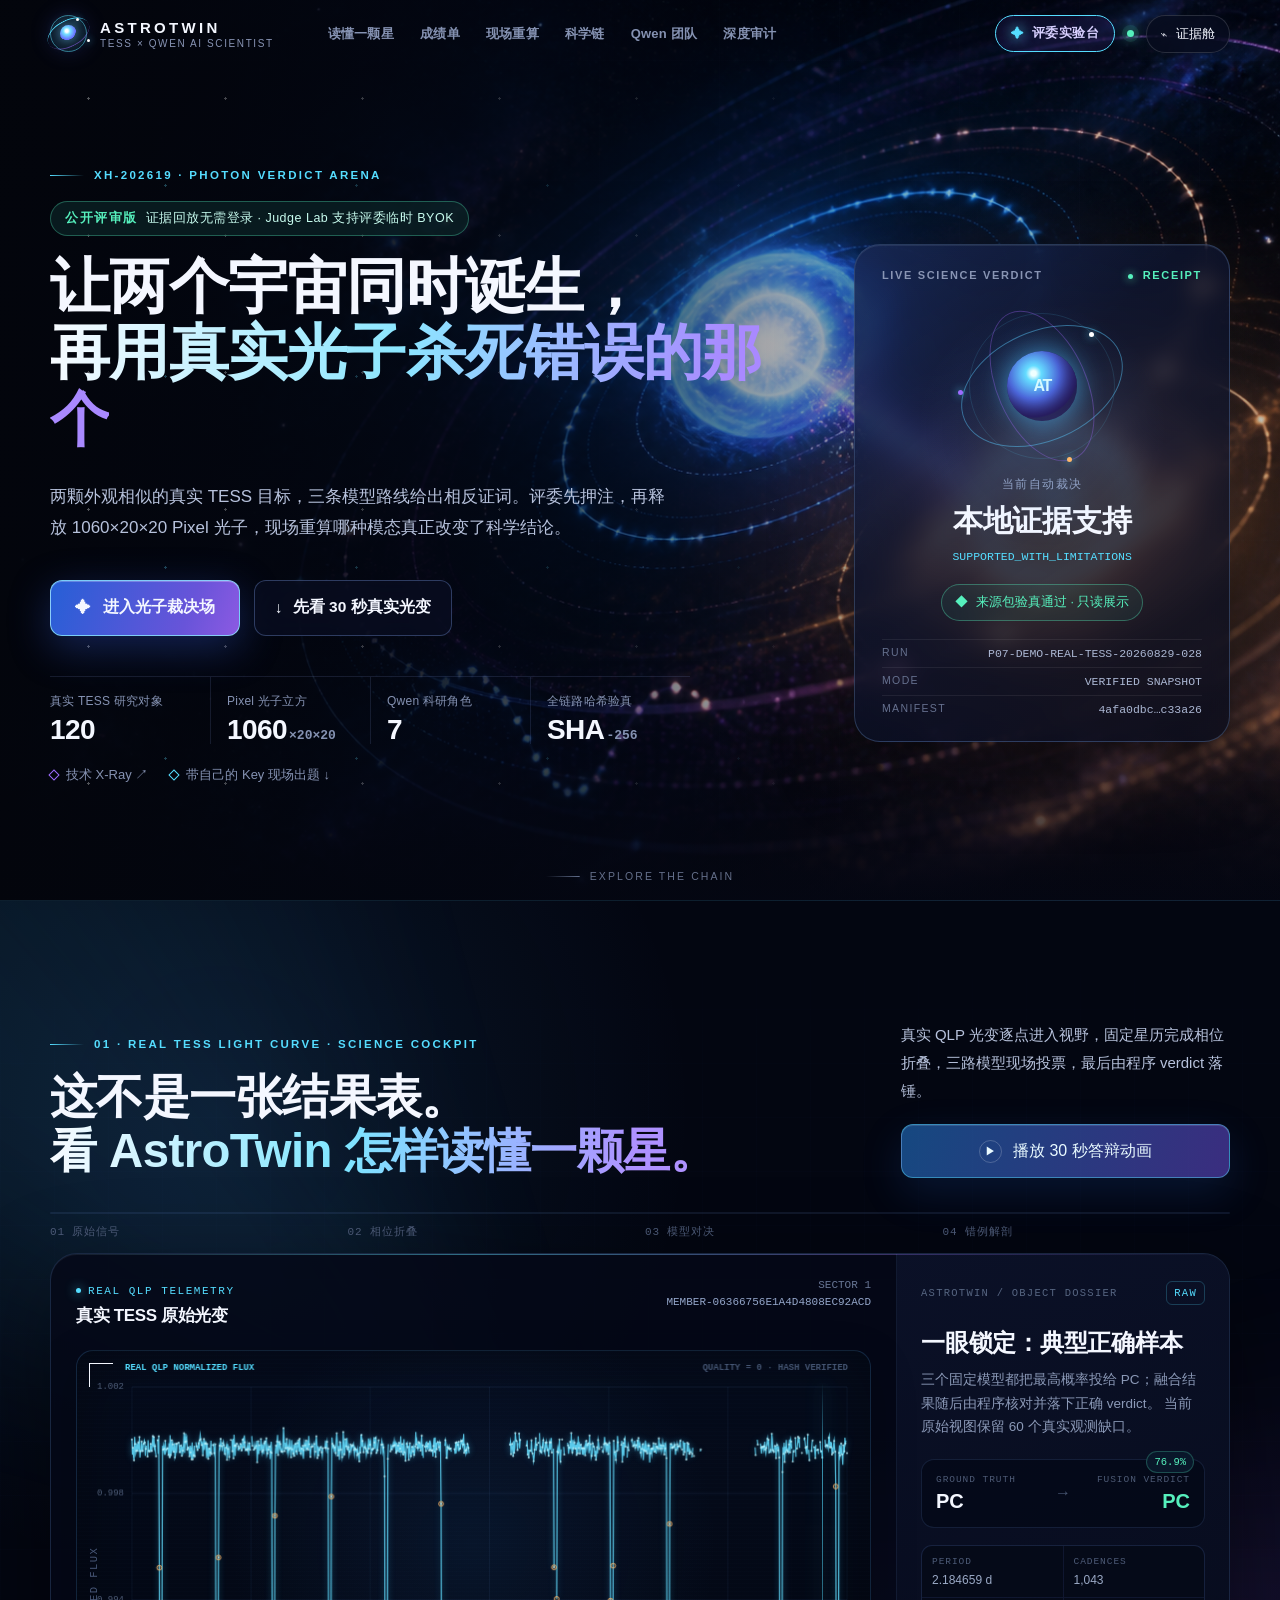
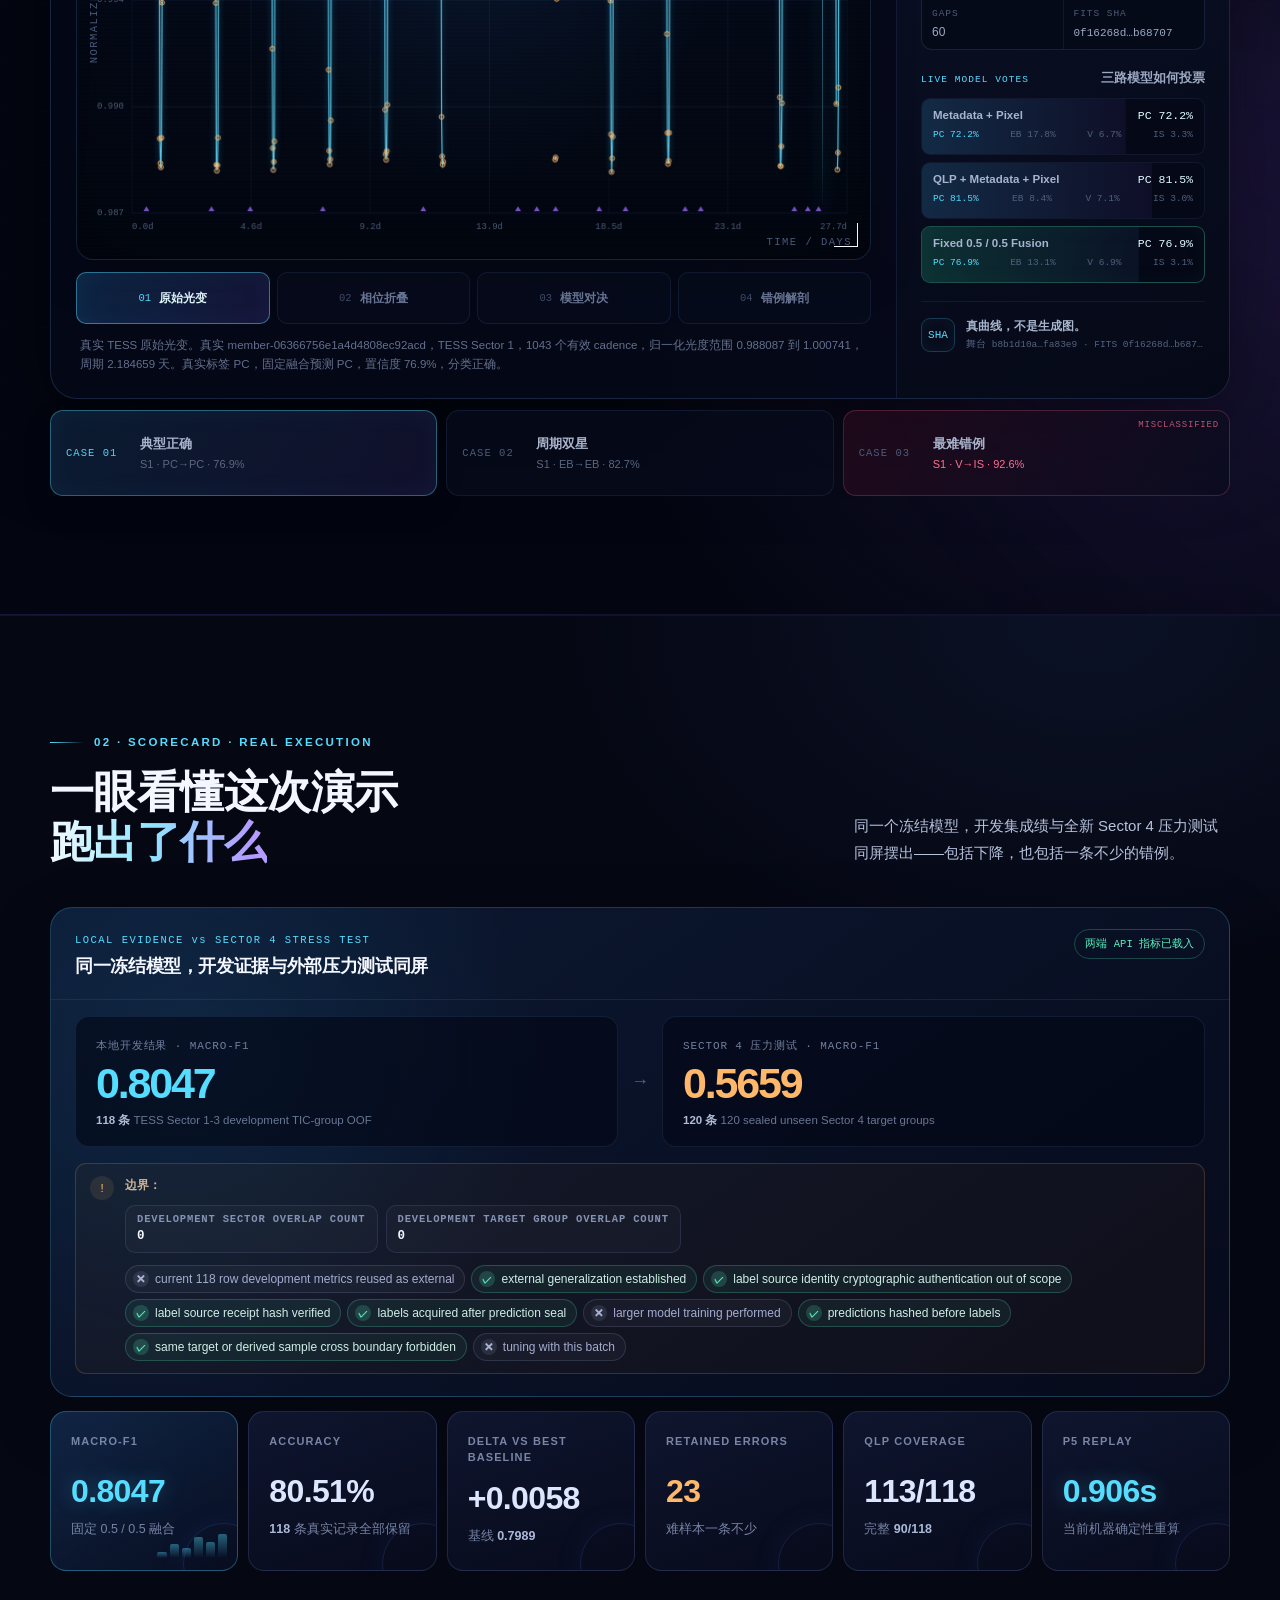
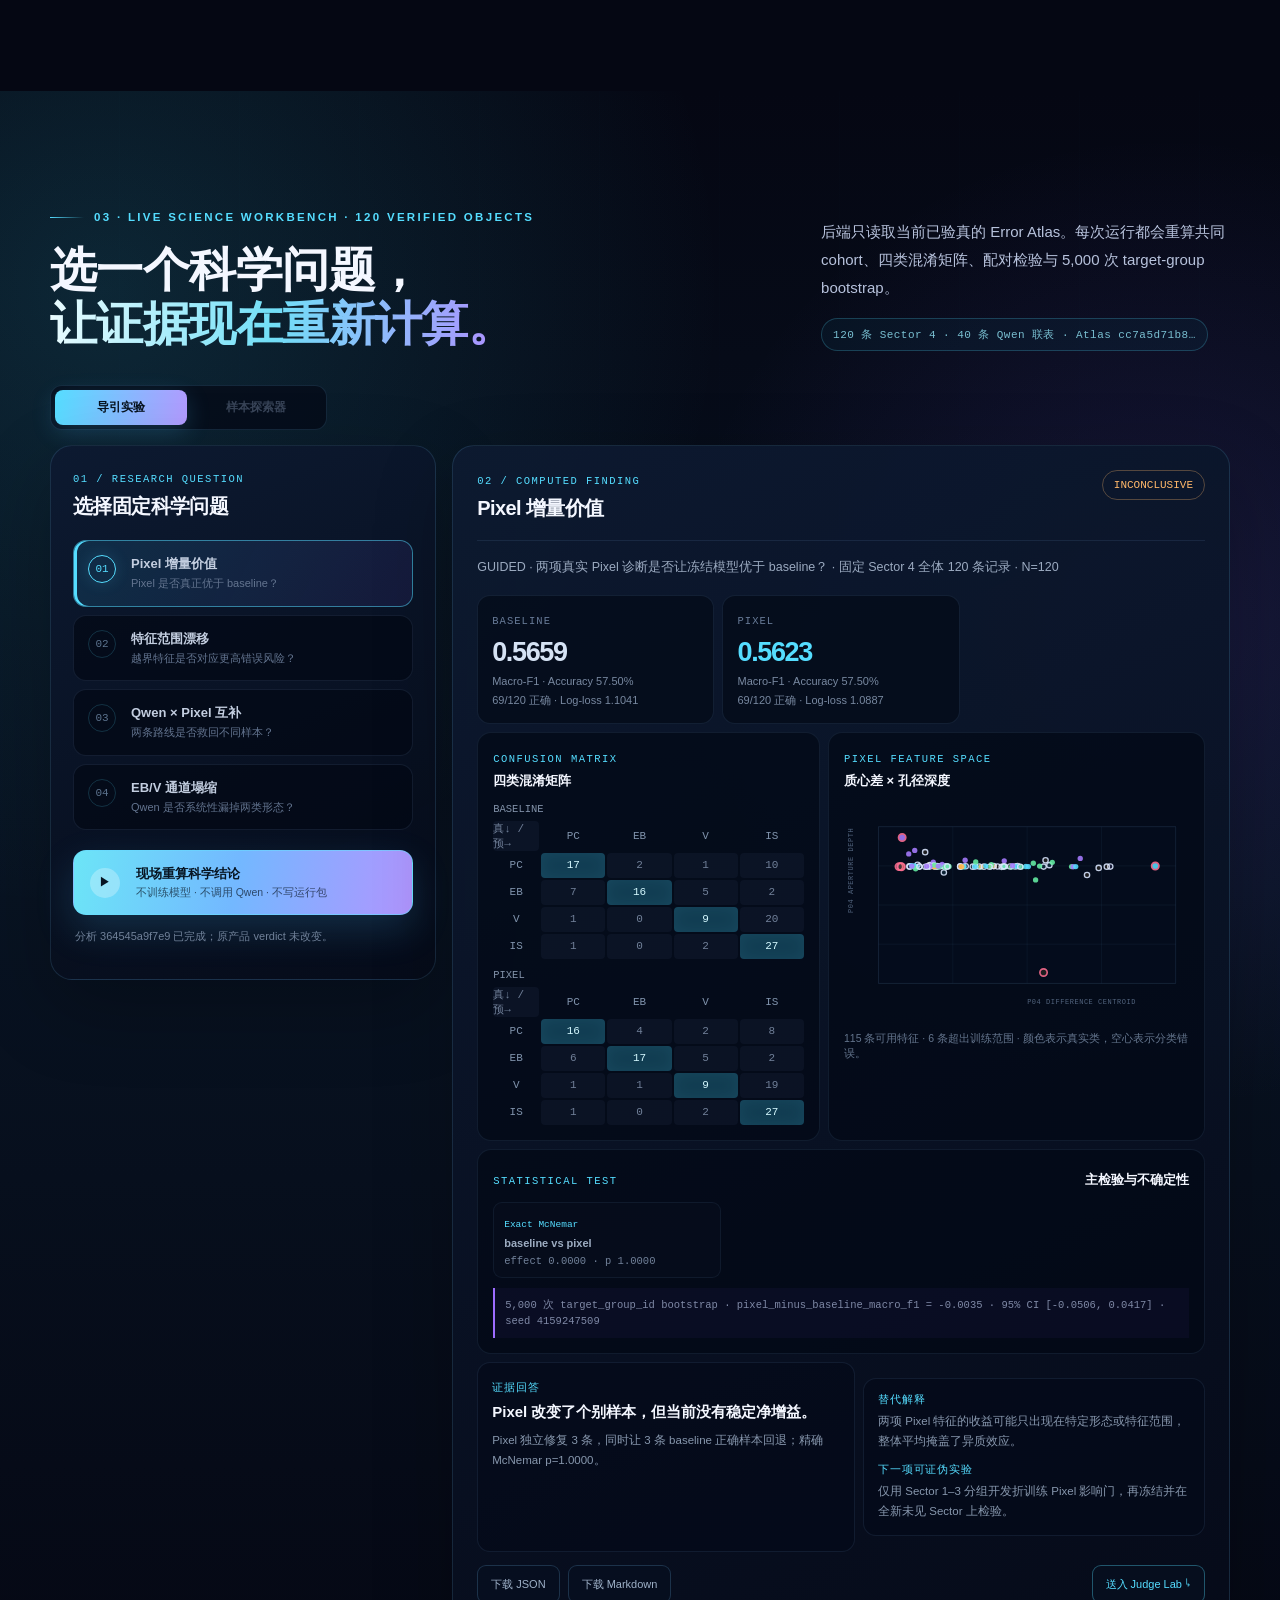
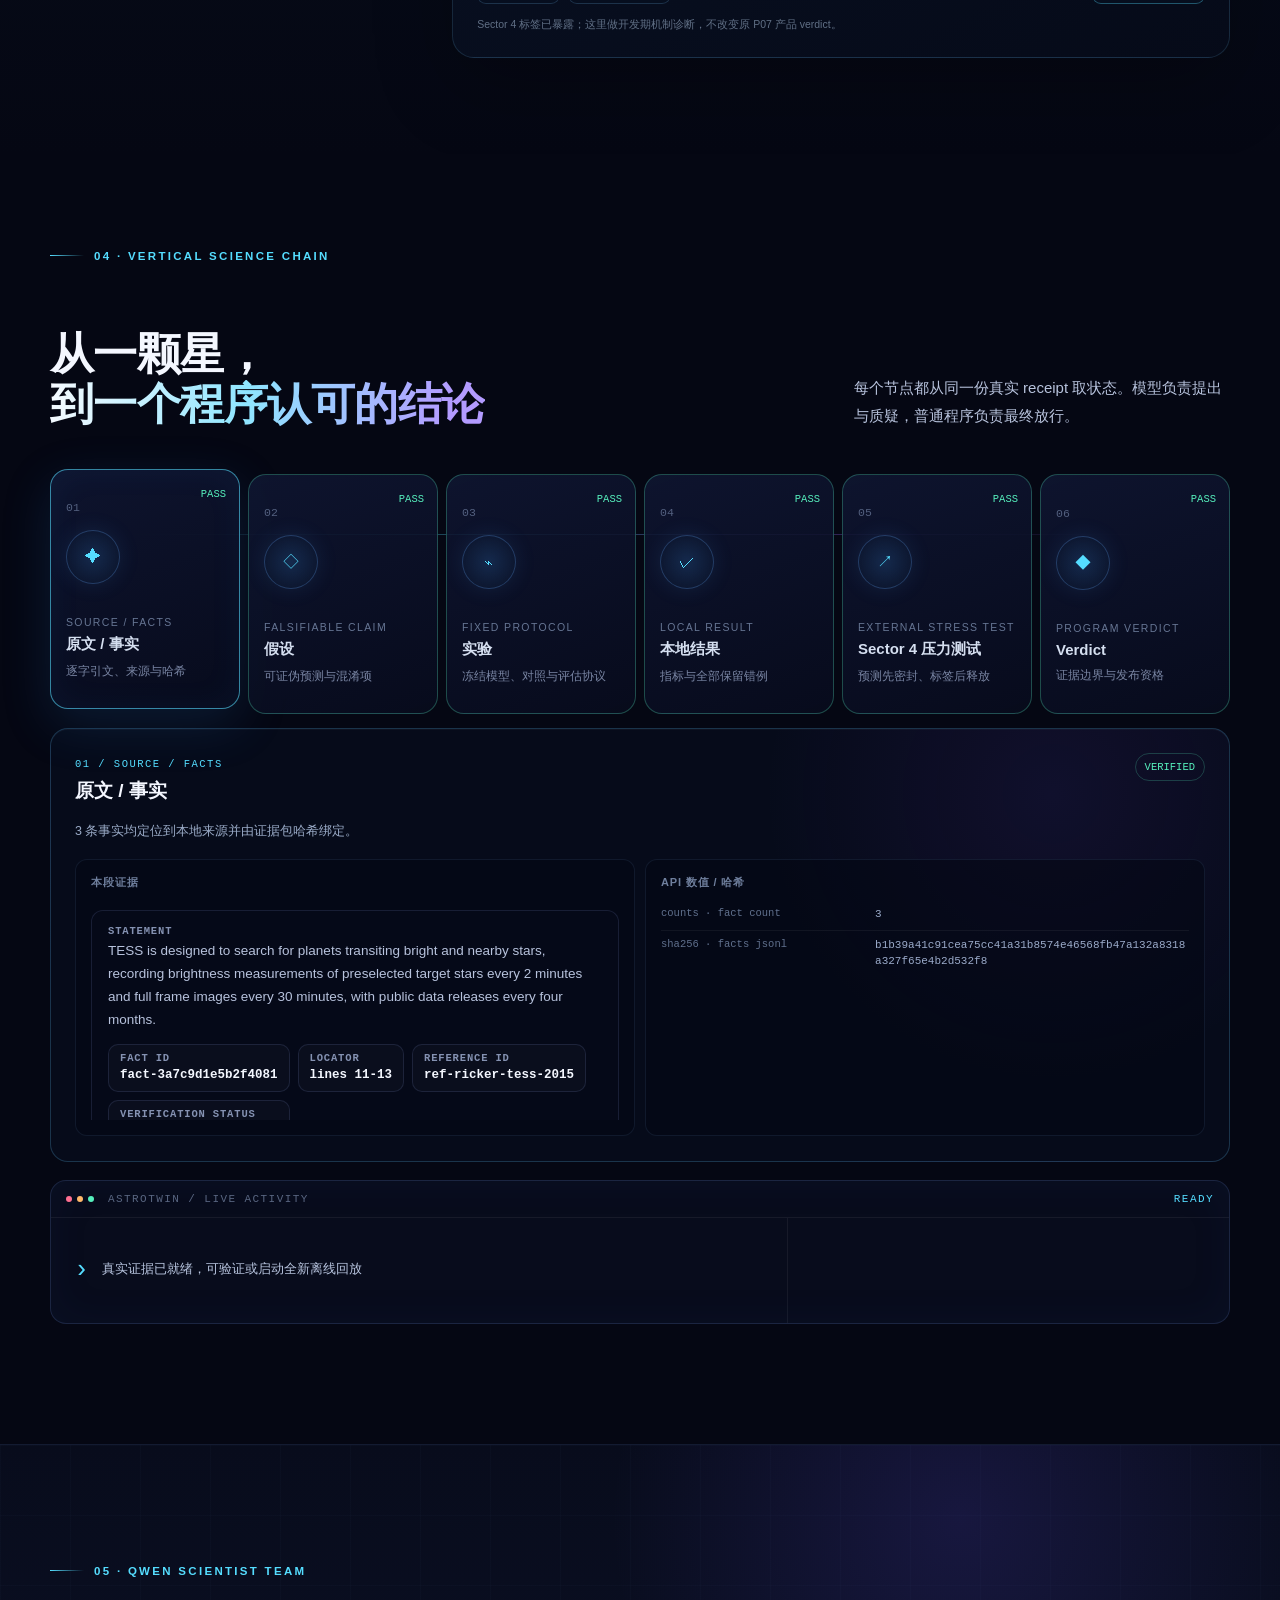
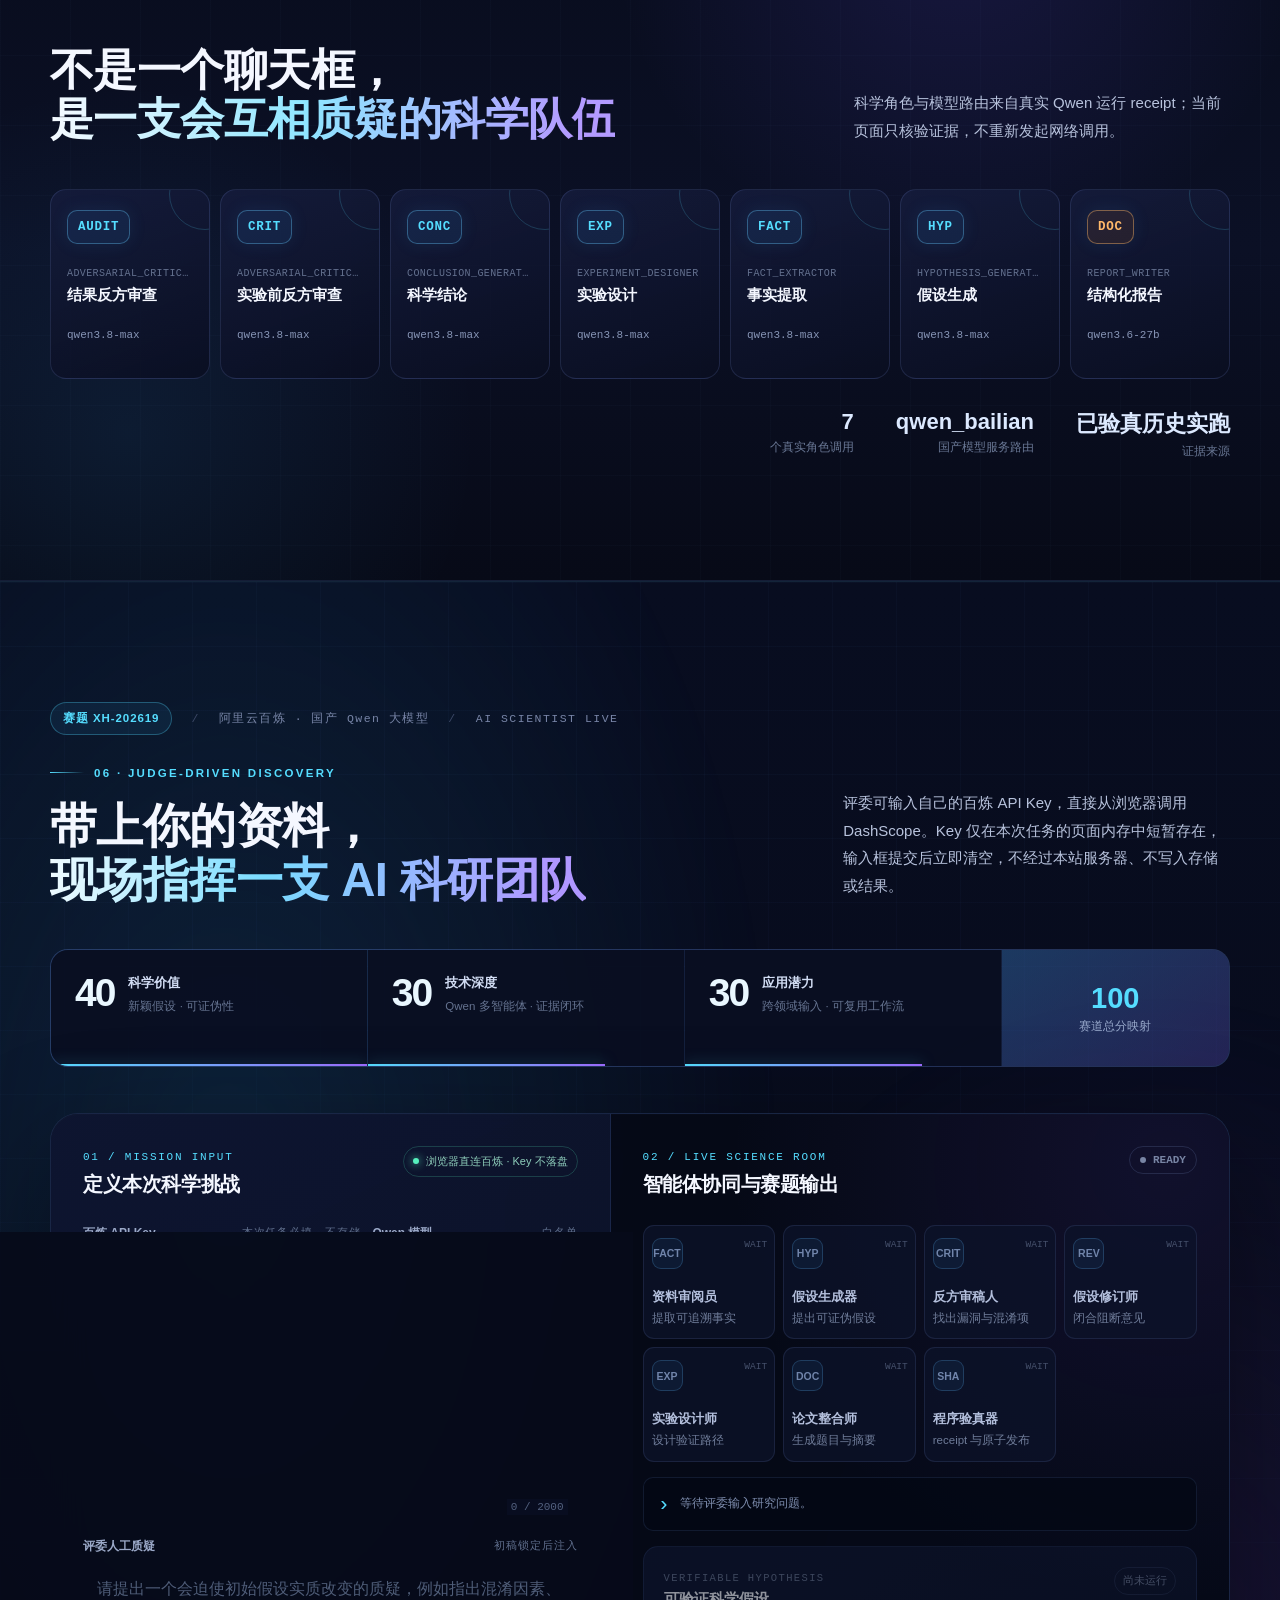
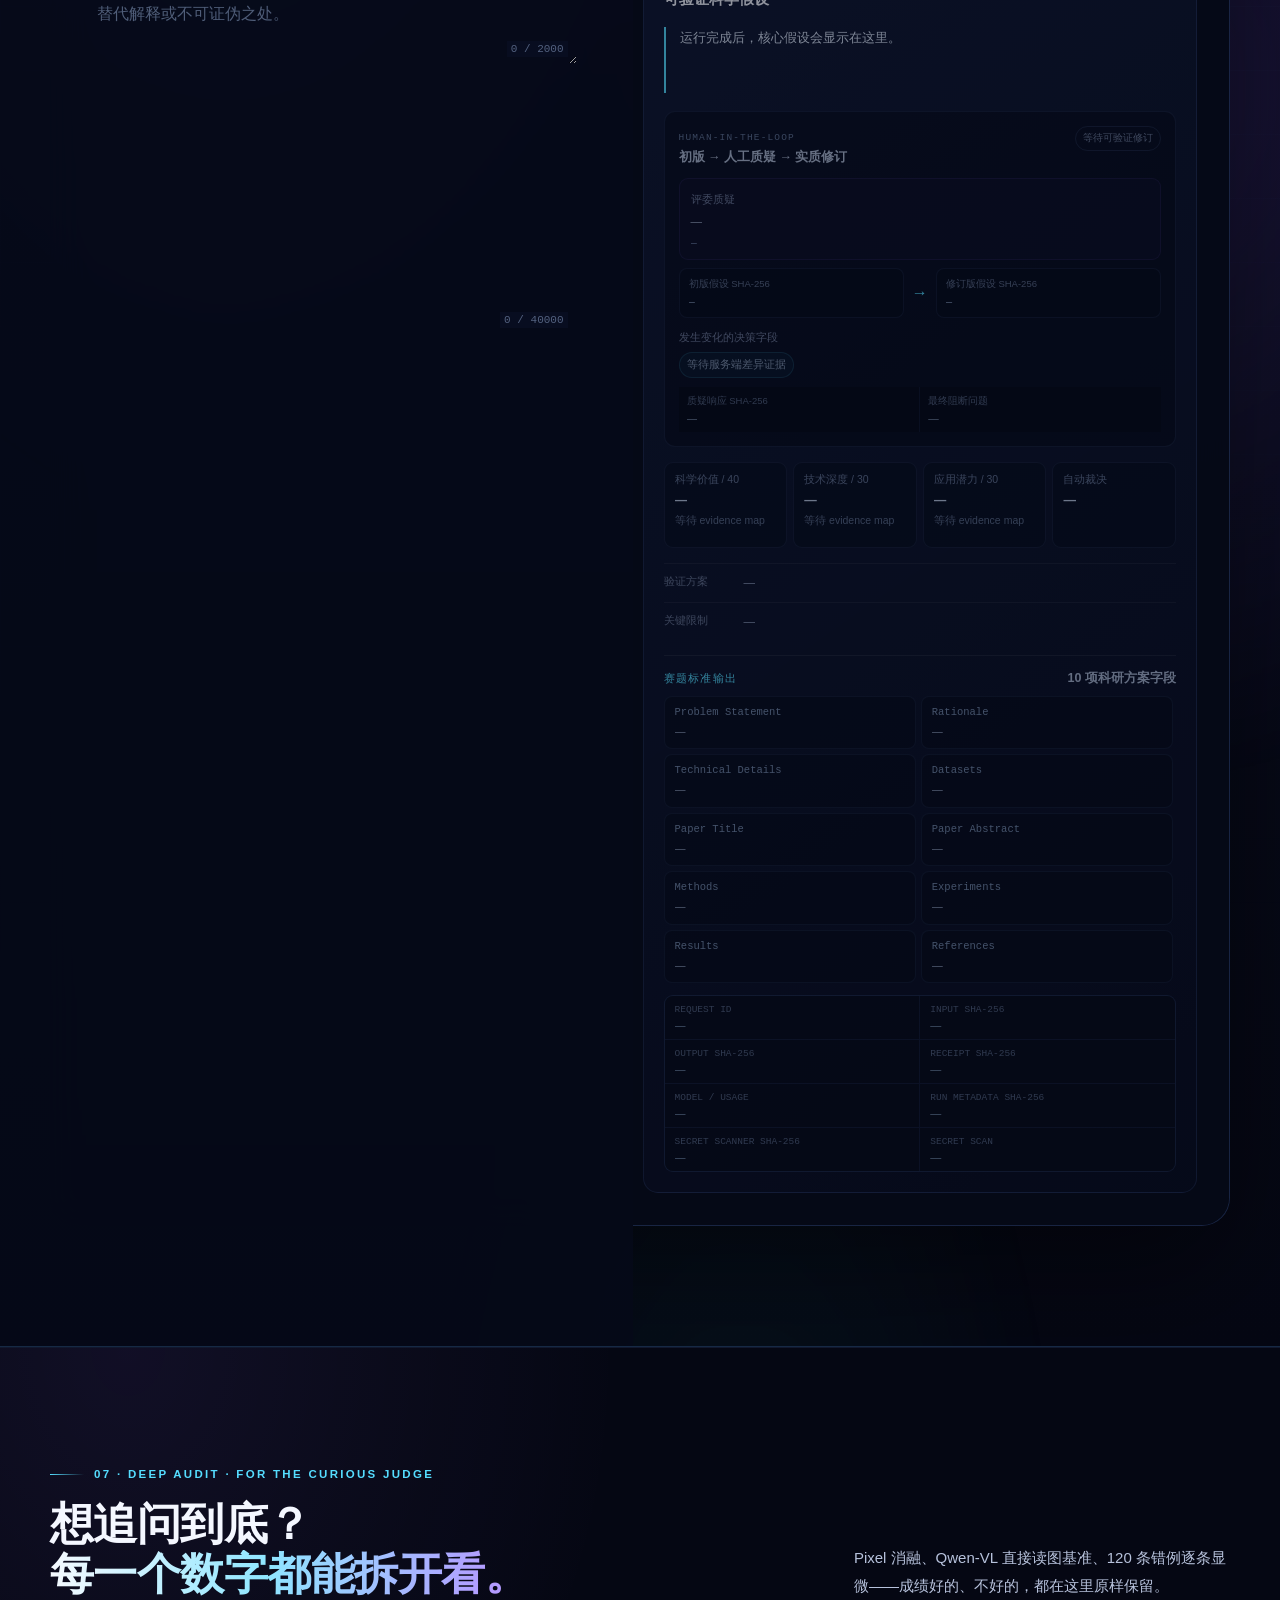
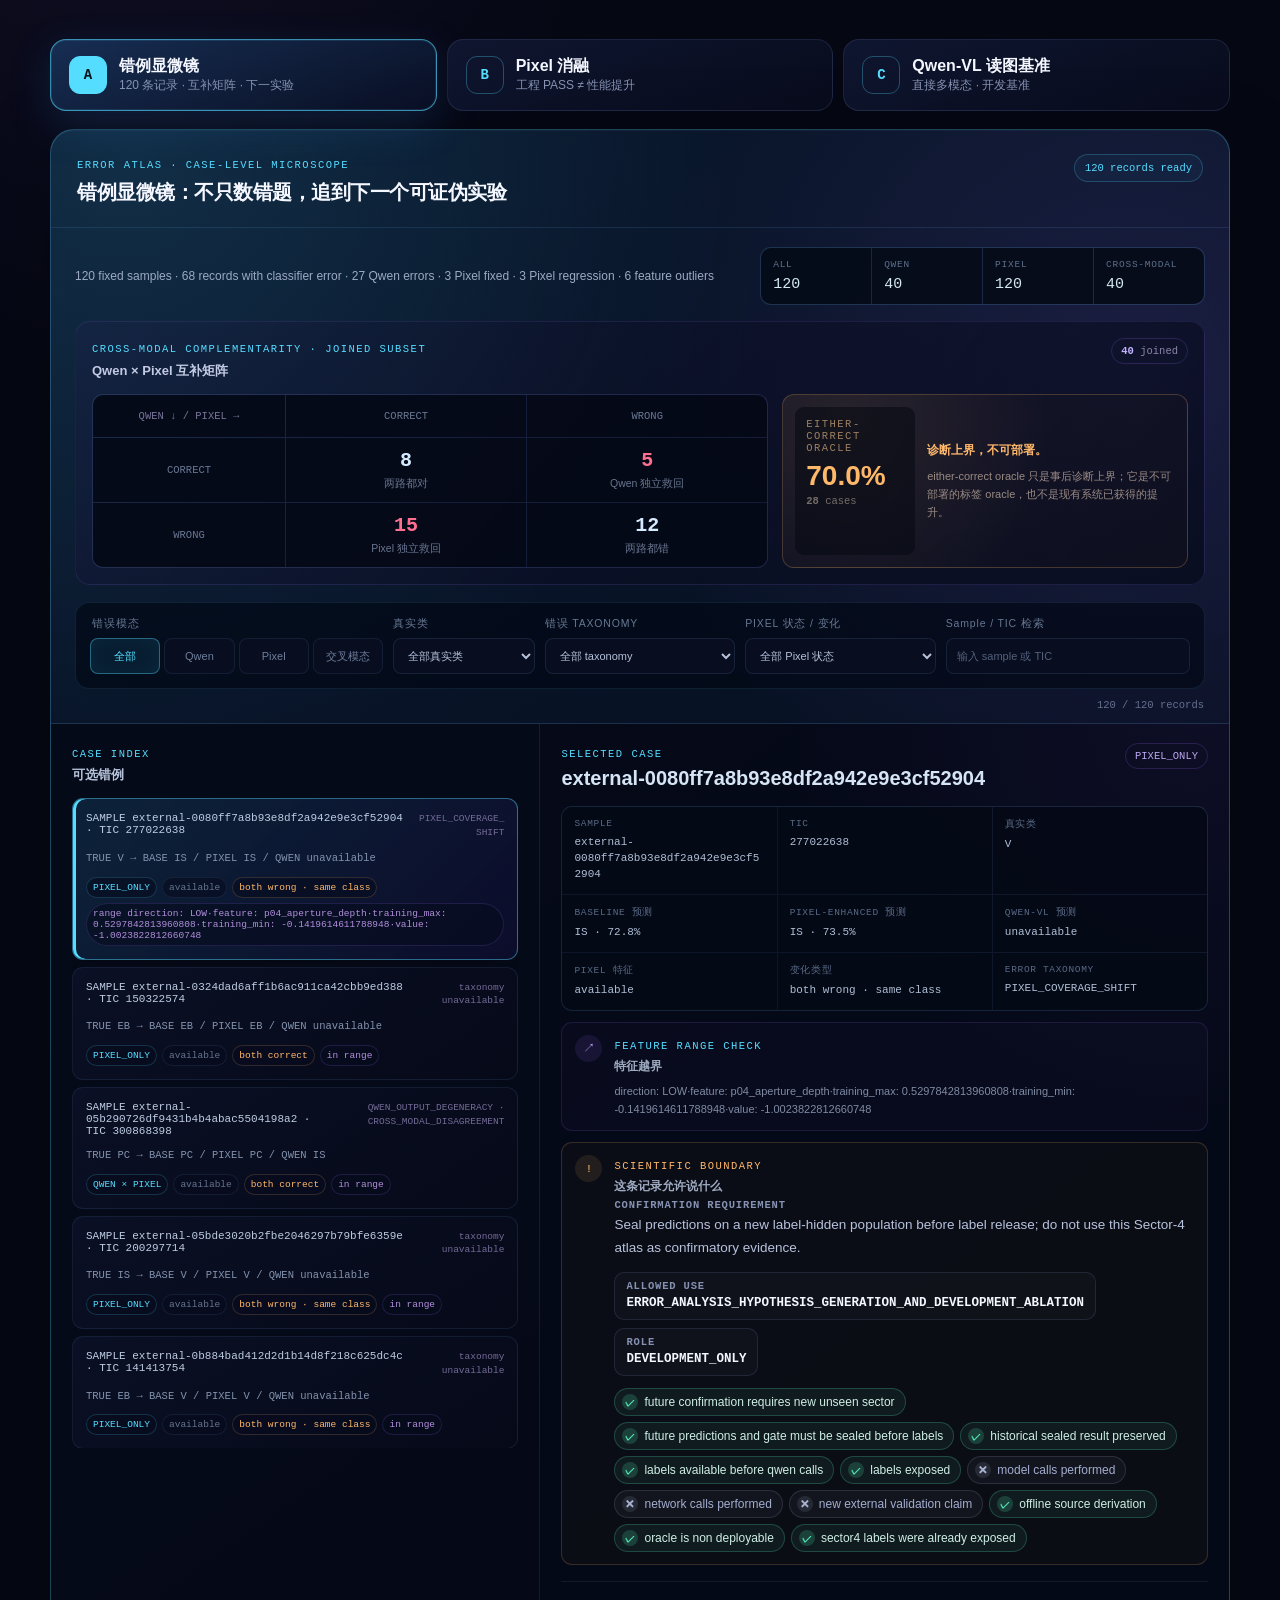
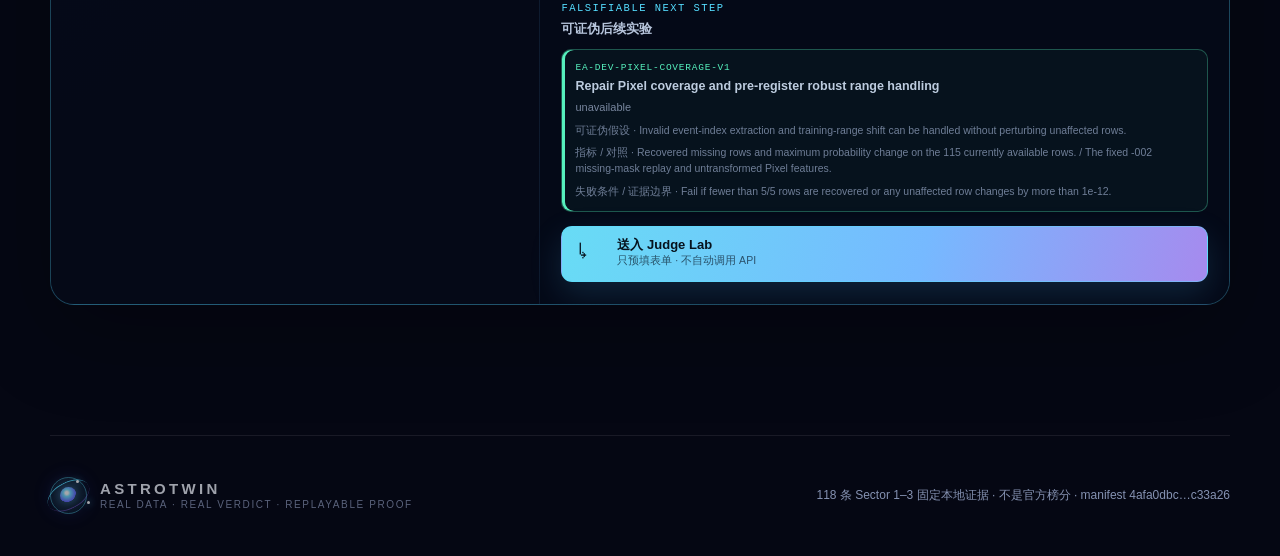
<file: index.html>
<!doctype html>
<html lang="zh-CN">
<head>
  <meta charset="utf-8">
  <meta name="viewport" content="width=device-width, initial-scale=1">
  <meta name="referrer" content="no-referrer">
  <meta http-equiv="Content-Security-Policy" content="default-src 'self'; img-src 'self' data: blob:; script-src 'self'; style-src 'self' 'unsafe-inline'; connect-src 'self' https://dashscope.aliyuncs.com; object-src 'none'; frame-src 'none'; base-uri 'self'; form-action 'self'">
  <meta name="theme-color" content="#050713">
  <meta name="description" content="AstroTwin 真实 TESS × Qwen AI Scientist 比赛演示台">
  <title>AstroTwin · TESS AI Scientist</title>
  <link rel="icon" href="assets/astrotwin-hero-v1.png" type="image/png">
  <link rel="stylesheet" href="styles.css?v=20261010a">
  <link rel="stylesheet" href="refresh.css?v=20261010a">
</head>
<body>
  <a class="skip-link" href="#main">跳到主要内容</a>

  <header class="site-header">
    <a class="brand" href="#top" aria-label="AstroTwin 首页">
      <span class="brand-mark" aria-hidden="true"><i></i><i></i></span>
      <span>
        <strong>ASTROTWIN</strong>
        <small>TESS × QWEN AI SCIENTIST</small>
      </span>
    </a>
    <nav class="site-nav" aria-label="页面章节">
      <a href="#signalStage" data-nav="signalStage">读懂一颗星</a>
      <a href="#scorecard" data-nav="scorecard">成绩单</a>
      <a href="#scienceWorkbench" data-nav="scienceWorkbench">现场重算</a>
      <a href="#chain" data-nav="chain">科学链</a>
      <a href="#team" data-nav="team">Qwen 团队</a>
      <a href="#audit" data-nav="audit">深度审计</a>
    </nav>
    <div class="header-actions">
      <a class="lab-jump desktop-only" href="#judgeLab" data-nav="judgeLab"><span aria-hidden="true">✦</span> 评委实验台</a>
      <span class="connection" id="connectionState" data-state="loading">
        <span class="connection-dot" aria-hidden="true"></span>
        <span id="connectionText">正在连接真实证据</span>
      </span>
      <button class="icon-button" id="openEvidence" type="button" aria-label="打开 SHA-256 证据舱">
        <span aria-hidden="true">⌁</span>
        <span class="desktop-only">证据舱</span>
      </button>
    </div>
  </header>

  <main id="main">
    <section class="hero" id="top" aria-labelledby="heroTitle">
      <div class="hero-art" aria-hidden="true"></div>
      <div class="star-noise" aria-hidden="true"></div>
      <div class="hero-content">
        <div class="hero-copy reveal">
          <div class="eyebrow"><span></span> XH-202619 · PHOTON VERDICT ARENA</div>
          <p class="public-demo-note"><b>公开评审版</b> 证据回放无需登录 · Judge Lab 支持评委临时 BYOK</p>
          <h1 id="heroTitle">让两个宇宙同时诞生，<br><em>再用真实光子<span class="mobile-break"><br></span>杀死错误的那个</em></h1>
          <p class="hero-lead">两颗外观相似的真实 TESS 目标，三条模型路线给出相反证词。评委先押注，再释放 1060×20×20 Pixel 光子，现场重算哪种模态真正改变了科学结论。</p>

          <div class="hero-actions">
            <a class="primary-button lab-launch" id="runScienceHero" href="stellar.html?arena=1">
              <span class="button-glow" aria-hidden="true"></span>
              <span aria-hidden="true">✦</span>
              <span>进入光子裁决场</span>
            </a>
            <a class="secondary-button" href="#signalStage"><span aria-hidden="true">↓</span><span>先看 30 秒真实光变</span></a>
          </div>

          <dl class="hero-stats" aria-label="演示关键数字">
            <div><dt>真实 TESS 研究对象</dt><dd><b id="scienceObjectCount">120</b></dd></div>
            <div><dt>Pixel 光子立方</dt><dd><b>1060</b><small>×20×20</small></dd></div>
            <div><dt>Qwen 科研角色</dt><dd><b id="heroRoleCount">7</b></dd></div>
            <div><dt>全链路哈希验真</dt><dd><b>SHA</b><small>-256</small></dd></div>
          </dl>
          <p class="hero-links">
            <a href="stellar.html?arena=1&amp;xray=1"><i class="fact-icon fact-atomic" aria-hidden="true"></i>技术 X-Ray ↗</a>
            <a href="#judgeLab"><i class="fact-icon fact-real" aria-hidden="true"></i>带自己的 Key 现场出题 ↓</a>
            <span hidden><b id="networkFact">—</b></span>
          </p>
        </div>

        <aside class="verdict-card reveal" aria-labelledby="verdictHeading">
          <div class="verdict-topline">
            <span>LIVE SCIENCE VERDICT</span>
            <span class="live-pulse"><i></i> RECEIPT</span>
          </div>
          <div class="verdict-orbit" aria-hidden="true">
            <i></i><i></i><i></i>
            <span>AT</span>
          </div>
          <p class="verdict-kicker" id="verdictHeading">当前自动裁决</p>
          <h2 id="verdictLocal">正在核验</h2>
          <code id="verdictRaw">VERIFYING_EVIDENCE</code>
          <div class="eligibility" id="eligibilityBadge" data-state="pending">
            <span aria-hidden="true">◆</span>
            <span id="eligibilityText">发布资格待核验</span>
          </div>
          <dl class="verdict-meta">
            <div><dt>RUN</dt><dd id="packageId">—</dd></div>
            <div><dt>MODE</dt><dd id="demoMode">—</dd></div>
            <div><dt>MANIFEST</dt><dd id="manifestShort">—</dd></div>
          </dl>
        </aside>
      </div>
      <div class="scroll-cue" aria-hidden="true"><span></span>EXPLORE THE CHAIN</div>
    </section>

    <section class="signal-stage" id="signalStage" data-state="loading" aria-labelledby="signalTitle">
      <div class="signal-aurora" aria-hidden="true"></div>
      <div class="signal-gridback" aria-hidden="true"></div>
      <div class="section-shell signal-shell">
        <header class="signal-intro">
          <div>
            <p class="eyebrow"><span></span> 01 · REAL TESS LIGHT CURVE · SCIENCE COCKPIT</p>
            <h2 id="signalTitle">这不是一张结果表。<br><em>看 AstroTwin 怎样读懂一颗星。</em></h2>
          </div>
          <div class="signal-intro-copy">
            <p>真实 QLP 光变逐点进入视野，固定星历完成相位折叠，三路模型现场投票，最后由程序 verdict 落锤。</p>
            <button class="signal-tour-button" id="signalTourButton" type="button" disabled aria-pressed="false">
              <span class="signal-tour-icon" aria-hidden="true">▶</span>
              <span id="signalTourLabel">播放 30 秒答辩动画</span>
            </button>
          </div>
        </header>

        <div class="signal-tour-track" aria-hidden="true">
          <i id="signalTourProgress"></i>
          <span>01 原始信号</span><span>02 相位折叠</span><span>03 模型对决</span><span>04 错例解剖</span>
        </div>

        <div class="signal-workbench" id="signalWorkbench" data-mode="raw">
          <section class="signal-monitor" aria-labelledby="signalMonitorTitle">
            <header class="signal-monitor-head">
              <div>
                <span class="monitor-live"><i aria-hidden="true"></i> REAL QLP TELEMETRY</span>
                <h3 id="signalMonitorTitle">正在接入真实光变证据</h3>
              </div>
              <div class="monitor-coordinates">
                <span id="signalSector">SECTOR —</span>
                <code id="signalObjectId">OBJECT —</code>
              </div>
            </header>

            <div class="signal-canvas-wrap" id="signalCanvasWrap">
              <canvas id="lightCurveCanvas" role="img" aria-label="真实 TESS 光变曲线正在加载" aria-describedby="signalAccessibleSummary"></canvas>
              <div class="signal-scanline" id="signalScanline" aria-hidden="true"></div>
              <div class="signal-corner signal-corner-tl" aria-hidden="true"></div>
              <div class="signal-corner signal-corner-br" aria-hidden="true"></div>
              <p class="signal-axis signal-axis-y" id="signalYAxis">NORMALIZED FLUX</p>
              <p class="signal-axis signal-axis-x" id="signalXAxis">TIME / DAYS</p>
              <div class="signal-loading" id="signalLoading"><i aria-hidden="true"></i><span>VERIFYING REAL CADENCES</span></div>
            </div>

            <div class="signal-tabs" role="tablist" aria-label="光变曲线观察模式">
              <button id="signalTabRaw" type="button" role="tab" aria-selected="true" aria-controls="signalPanel" tabindex="0" data-signal-mode="raw"><span>01</span>原始光变</button>
              <button id="signalTabPhase" type="button" role="tab" aria-selected="false" aria-controls="signalPanel" tabindex="-1" data-signal-mode="phase"><span>02</span>相位折叠</button>
              <button id="signalTabDuel" type="button" role="tab" aria-selected="false" aria-controls="signalPanel" tabindex="-1" data-signal-mode="duel"><span>03</span>模型对决</button>
              <button id="signalTabError" type="button" role="tab" aria-selected="false" aria-controls="signalPanel" tabindex="-1" data-signal-mode="error"><span>04</span>错例解剖</button>
            </div>
            <div id="signalPanel" role="tabpanel" aria-labelledby="signalTabRaw">
              <p class="signal-accessible-summary" id="signalAccessibleSummary">真实光变证据加载后，这里会给出当前样本、周期、亮度范围和模型裁决的可读摘要。</p>
            </div>
          </section>

          <aside class="signal-inspector" aria-labelledby="signalInspectorTitle">
            <div class="inspector-kicker"><span>ASTROTWIN / OBJECT DOSSIER</span><b id="signalModeBadge">RAW</b></div>
            <h3 id="signalInspectorTitle">等待真实样本</h3>
            <p class="signal-story" id="signalStory">页面只会绘制通过当前证据包 SHA-256 校验的真实派生点列。</p>

            <div class="signal-verdict-lock" id="signalVerdictLock" data-state="pending">
              <div><small>GROUND TRUTH</small><strong id="signalTruth">—</strong></div>
              <span aria-hidden="true">→</span>
              <div><small>FUSION VERDICT</small><strong id="signalPrediction">—</strong></div>
              <b id="signalConfidence">—</b>
            </div>

            <dl class="signal-facts">
              <div><dt>PERIOD</dt><dd id="signalPeriod">—</dd></div>
              <div><dt>CADENCES</dt><dd id="signalCadences">—</dd></div>
              <div><dt>GAPS</dt><dd id="signalGaps">—</dd></div>
              <div><dt>FITS SHA</dt><dd><code id="signalFitsHash">—</code></dd></div>
            </dl>

            <section class="model-vote-board" aria-labelledby="modelVoteTitle">
              <div><span>LIVE MODEL VOTES</span><h4 id="modelVoteTitle">三路模型如何投票</h4></div>
              <ol id="signalModelVotes"></ol>
            </section>

            <div class="signal-proofline">
              <span aria-hidden="true">SHA</span>
              <p><strong>真曲线，不是生成图。</strong><small id="signalDataHash">可视化数据哈希等待核验</small></p>
            </div>
          </aside>
        </div>

        <nav class="signal-sample-deck" aria-label="真实 TESS 演示样本">
          <button type="button" data-signal-sample="canonical_correct" disabled><span>CASE 01</span><strong>典型正确</strong><small>等待证据</small></button>
          <button type="button" data-signal-sample="periodic_binary" disabled><span>CASE 02</span><strong>周期双星</strong><small>等待证据</small></button>
          <button type="button" data-signal-sample="hard_error" disabled><span>CASE 03</span><strong>最难错例</strong><small>等待证据</small></button>
        </nav>
        <p class="signal-announcer" id="signalAnnouncer" aria-live="polite"></p>
      </div>
    </section>

    <section class="metric-strip scorecard-section" id="scorecard" aria-labelledby="metricsTitle">
      <div class="section-shell">
        <header class="chapter-head">
          <p class="eyebrow"><span></span> 02 · SCORECARD · REAL EXECUTION</p>
          <div class="chapter-head-row">
            <h2 id="metricsTitle">一眼看懂这次演示<br><em>跑出了什么</em></h2>
            <p>同一个冻结模型，开发集成绩与全新 Sector 4 压力测试同屏摆出——包括下降，也包括一条不少的错例。</p>
          </div>
        </header>
        <section class="generalization-compare" id="generalizationCompare" data-state="loading" aria-labelledby="generalizationTitle">
          <header>
            <div><small>LOCAL EVIDENCE vs SECTOR 4 STRESS TEST</small><h3 id="generalizationTitle">同一冻结模型，开发证据与外部压力测试同屏</h3></div>
            <span id="generalizationState" role="status" aria-live="polite">正在读取 API 证据</span>
          </header>
          <div class="generalization-scoreboard">
            <article>
              <span>本地开发结果 · MACRO-F1</span>
              <strong id="localComparisonF1">—</strong>
              <p><b id="localComparisonSamples">—</b> <span id="localComparisonScope">等待 API 范围</span></p>
            </article>
            <span class="comparison-arrow" aria-hidden="true">→</span>
            <article>
              <span>SECTOR 4 压力测试 · MACRO-F1</span>
              <strong id="sector4ComparisonF1">—</strong>
              <p><b id="sector4ComparisonSamples">—</b> <span id="sector4ComparisonScope">等待 API 范围</span></p>
            </article>
          </div>
          <p class="generalization-boundary"><span aria-hidden="true">!</span><span><strong>边界：</strong><span id="generalizationBoundary">Sector 4 标签一旦被用于调参，该批次就降为开发集；新的外部主张必须换用全新未见数据并再次执行“预测先密封、标签后释放”。</span></span></p>
        </section>
        <div class="metric-grid">
          <article class="metric-card metric-primary">
            <span class="metric-label">MACRO-F1</span>
            <strong id="macroF1">—</strong>
            <p>固定 0.5 / 0.5 融合</p>
            <span class="metric-spark" aria-hidden="true"><i></i><i></i><i></i><i></i><i></i><i></i></span>
          </article>
          <article class="metric-card">
            <span class="metric-label">ACCURACY</span>
            <strong id="accuracy">—</strong>
            <p><b id="recordCount">—</b> 条真实记录全部保留</p>
          </article>
          <article class="metric-card">
            <span class="metric-label">DELTA VS BEST BASELINE</span>
            <strong id="deltaBaseline">—</strong>
            <p>基线 <b id="baselineF1">—</b></p>
          </article>
          <article class="metric-card metric-amber">
            <span class="metric-label">RETAINED ERRORS</span>
            <strong id="errorCount">—</strong>
            <p>难样本一条不少</p>
          </article>
          <article class="metric-card">
            <span class="metric-label">QLP COVERAGE</span>
            <strong id="qlpAvailable">—</strong>
            <p>完整 <b id="qlpComplete">—</b></p>
          </article>
          <article class="metric-card metric-cyan">
            <span class="metric-label">P5 REPLAY</span>
            <strong id="replaySeconds">—</strong>
            <p>当前机器确定性重算</p>
          </article>
        </div>
      </div>
    </section>

    <section class="science-workbench" id="scienceWorkbench" data-state="loading" aria-labelledby="scienceWorkbenchTitle">
      <div class="science-aurora" aria-hidden="true"></div>
      <div class="section-shell science-shell">
        <header class="science-intro">
          <div>
            <p class="eyebrow"><span></span> 03 · LIVE SCIENCE WORKBENCH · 120 VERIFIED OBJECTS</p>
            <h2 id="scienceWorkbenchTitle">选一个科学问题，<br><em>让证据现在重新计算。</em></h2>
          </div>
          <div class="science-intro-copy">
            <p>后端只读取当前已验真的 Error Atlas。每次运行都会重算共同 cohort、四类混淆矩阵、配对检验与 5,000 次 target-group bootstrap。</p>
            <span id="scienceSourceState" role="status" aria-live="polite">正在接入科学证据…</span>
          </div>
        </header>

        <div class="science-mode-switch" role="tablist" aria-label="科学实验模式">
          <button id="scienceModeGuided" type="button" role="tab" aria-selected="true" aria-controls="scienceControlPanel" data-science-mode="guided">导引实验</button>
          <button id="scienceModeExplore" type="button" role="tab" aria-selected="false" aria-controls="scienceControlPanel" data-science-mode="explore">样本探索器</button>
        </div>

        <div class="science-layout">
          <section class="science-controls" id="scienceControlPanel" aria-labelledby="scienceControlTitle">
            <div class="science-panel-head"><small>01 / RESEARCH QUESTION</small><h3 id="scienceControlTitle">选择固定科学问题</h3></div>
            <div class="science-experiment-cards" id="scienceExperimentCards" role="radiogroup" aria-label="导引科学实验">
              <button type="button" data-science-experiment="pixel_incremental_value" role="radio" aria-checked="true"><span>01</span><strong>Pixel 增量价值</strong><small>Pixel 是否真正优于 baseline？</small></button>
              <button type="button" data-science-experiment="pixel_feature_range_shift" role="radio" aria-checked="false"><span>02</span><strong>特征范围漂移</strong><small>越界特征是否对应更高错误风险？</small></button>
              <button type="button" data-science-experiment="qwen_pixel_complementarity" role="radio" aria-checked="false"><span>03</span><strong>Qwen × Pixel 互补</strong><small>两条路线是否救回不同样本？</small></button>
              <button type="button" data-science-experiment="qwen_eb_v_channel_collapse" role="radio" aria-checked="false"><span>04</span><strong>EB/V 通道塌缩</strong><small>Qwen 是否系统性漏掉两类形态？</small></button>
            </div>

            <form class="science-explorer" id="scienceExplorer" hidden autocomplete="off">
              <fieldset><legend>比较路线</legend><label><input type="checkbox" name="scienceRoute" value="baseline" checked> Baseline</label><label><input type="checkbox" name="scienceRoute" value="pixel" checked> Pixel</label><label><input type="checkbox" name="scienceRoute" value="qwen"> Qwen</label></fieldset>
              <label><span>真实类</span><select id="scienceTruthFilter"><option value="all">全部 PC / EB / V / IS</option><option value="PC">PC</option><option value="EB">EB</option><option value="V">V</option><option value="IS">IS</option></select></label>
              <label><span>Pixel 状态</span><select id="sciencePixelFilter"><option value="all">全部</option><option value="available">可用</option><option value="missing">缺失</option><option value="in_range">训练范围内</option><option value="out_of_range">训练范围外</option></select></label>
              <label><span>Qwen 覆盖</span><select id="scienceQwenFilter"><option value="all">全部记录</option><option value="joined">40 条联表</option></select></label>
              <label><span>Error taxonomy</span><select id="scienceTaxonomyFilter"><option value="all">全部 taxonomy</option></select></label>
            </form>

            <button class="science-run" id="runScience" type="button" disabled><span aria-hidden="true">▶</span><span><strong>现场重算科学结论</strong><small>不训练模型 · 不调用 Qwen · 不写运行包</small></span></button>
            <p class="science-run-status" id="scienceRunStatus" aria-live="polite">等待已验证 Error Atlas。</p>
          </section>

          <article class="science-result" id="scienceResult" data-state="empty" aria-labelledby="scienceResultTitle">
            <div class="science-result-head"><div><small>02 / COMPUTED FINDING</small><h3 id="scienceResultTitle">运行后在这里读取结论</h3></div><span id="scienceVerdict" data-state="pending">WAIT</span></div>
            <p class="science-question" id="scienceQuestion">选择左侧问题，评委将看到同一批真实样本怎样支持、反驳或限制一个假设。</p>
            <div class="science-metric-grid" id="scienceRouteMetrics"><p>等待现场计算</p></div>
            <div class="science-evidence-grid">
              <section class="science-matrix-panel" aria-labelledby="scienceMatrixTitle"><div><small>CONFUSION MATRIX</small><h4 id="scienceMatrixTitle">四类混淆矩阵</h4></div><div id="scienceMatrices" class="science-matrices"><p>—</p></div></section>
              <section class="science-scatter-panel" aria-labelledby="scienceScatterTitle"><div><small>PIXEL FEATURE SPACE</small><h4 id="scienceScatterTitle">质心差 × 孔径深度</h4></div><svg id="scienceScatter" viewBox="0 0 520 300" role="img" aria-label="Pixel 特征散点图"></svg><p id="scienceScatterSummary">—</p></section>
            </div>
            <section class="science-stat-panel" aria-labelledby="scienceStatTitle"><div><small>STATISTICAL TEST</small><h4 id="scienceStatTitle">主检验与不确定性</h4></div><div id="scienceStatTests"><p>—</p></div><p id="scienceBootstrap">—</p></section>
            <div class="science-finding" id="scienceFinding"><p>结论、替代解释和下一实验将在计算后出现。</p></div>
            <div class="science-result-actions">
              <button id="downloadScienceJson" type="button" disabled>下载 JSON</button>
              <button id="downloadScienceMarkdown" type="button" disabled>下载 Markdown</button>
              <button id="sendScienceToJudgeLab" type="button" disabled>送入 Judge Lab ↳</button>
            </div>
            <p class="science-boundary">Sector 4 标签已暴露；这里做开发期机制诊断，不改变原 P07 产品 verdict。</p>
          </article>
        </div>
      </div>
    </section>

    <section class="pipeline-section section-shell" id="chain" aria-labelledby="pipelineTitle">
      <div class="section-heading">
        <p class="eyebrow"><span></span> 04 · VERTICAL SCIENCE CHAIN</p>
        <h2 id="pipelineTitle">从一颗星，<br><em>到一个程序认可的结论</em></h2>
        <p>每个节点都从同一份真实 receipt 取状态。模型负责提出与质疑，普通程序负责最终放行。</p>
      </div>

      <ol class="pipeline scientific-chain" id="scientificChain" aria-label="六段可点击科学证据链">
        <li class="pipeline-node" data-science-chain="source_facts" data-state="pending">
          <button class="chain-trigger" type="button" aria-controls="scientificChainDetail" aria-expanded="true" aria-current="step" tabindex="0">
            <span class="node-number">01</span><span class="node-icon" aria-hidden="true">✦</span>
            <span class="node-copy"><small>SOURCE / FACTS</small><strong>原文 / 事实</strong><span>逐字引文、来源与哈希</span></span>
            <span class="node-state">WAIT</span>
          </button>
        </li>
        <li class="pipeline-node" data-science-chain="hypothesis" data-state="pending">
          <button class="chain-trigger" type="button" aria-controls="scientificChainDetail" aria-expanded="false" tabindex="-1">
            <span class="node-number">02</span><span class="node-icon" aria-hidden="true">◇</span>
            <span class="node-copy"><small>FALSIFIABLE CLAIM</small><strong>假设</strong><span>可证伪预测与混淆项</span></span>
            <span class="node-state">WAIT</span>
          </button>
        </li>
        <li class="pipeline-node" data-science-chain="experiment" data-state="pending">
          <button class="chain-trigger" type="button" aria-controls="scientificChainDetail" aria-expanded="false" tabindex="-1">
            <span class="node-number">03</span><span class="node-icon" aria-hidden="true">⌁</span>
            <span class="node-copy"><small>FIXED PROTOCOL</small><strong>实验</strong><span>冻结模型、对照与评估协议</span></span>
            <span class="node-state">WAIT</span>
          </button>
        </li>
        <li class="pipeline-node" data-science-chain="local_result" data-state="pending">
          <button class="chain-trigger" type="button" aria-controls="scientificChainDetail" aria-expanded="false" tabindex="-1">
            <span class="node-number">04</span><span class="node-icon" aria-hidden="true">✓</span>
            <span class="node-copy"><small>LOCAL RESULT</small><strong>本地结果</strong><span>指标与全部保留错例</span></span>
            <span class="node-state">WAIT</span>
          </button>
        </li>
        <li class="pipeline-node" data-science-chain="sector4_stress_test" data-state="pending">
          <button class="chain-trigger" type="button" aria-controls="scientificChainDetail" aria-expanded="false" tabindex="-1">
            <span class="node-number">05</span><span class="node-icon" aria-hidden="true">↗</span>
            <span class="node-copy"><small>EXTERNAL STRESS TEST</small><strong>Sector 4 压力测试</strong><span>预测先密封、标签后释放</span></span>
            <span class="node-state">WAIT</span>
          </button>
        </li>
        <li class="pipeline-node" data-science-chain="verdict" data-state="pending">
          <button class="chain-trigger" type="button" aria-controls="scientificChainDetail" aria-expanded="false" tabindex="-1">
            <span class="node-number">06</span><span class="node-icon" aria-hidden="true">◆</span>
            <span class="node-copy"><small>PROGRAM VERDICT</small><strong>Verdict</strong><span>证据边界与发布资格</span></span>
            <span class="node-state">WAIT</span>
          </button>
        </li>
      </ol>

      <article class="scientific-chain-detail" id="scientificChainDetail" aria-labelledby="scientificChainDetailTitle" tabindex="-1">
        <header>
          <div><small id="scientificChainDetailIndex">01 / SOURCE / FACTS</small><h3 id="scientificChainDetailTitle">原文 / 事实</h3></div>
          <span id="scientificChainDetailState" data-state="pending">WAIT</span>
        </header>
        <p id="scientificChainDetailSummary">等待 API 返回后端硬校验的科学链条；页面不会用占位数字补齐缺失证据。</p>
        <div class="scientific-chain-detail-grid">
          <section aria-labelledby="scientificChainEvidenceTitle"><h4 id="scientificChainEvidenceTitle">本段证据</h4><ul id="scientificChainEvidence"><li>尚未载入</li></ul></section>
          <section aria-labelledby="scientificChainMetricsTitle"><h4 id="scientificChainMetricsTitle">API 数值 / 哈希</h4><dl id="scientificChainMetrics"><div><dt>状态</dt><dd>尚未载入</dd></div></dl></section>
        </div>
        <p class="scientific-chain-announcer" id="scientificChainAnnouncer" aria-live="polite"></p>
      </article>

      <div class="run-console" aria-labelledby="activityTitle">
        <div class="console-header">
          <div><i></i><i></i><i></i></div>
          <span id="activityTitle">ASTROTWIN / LIVE ACTIVITY</span>
          <span class="console-stage" id="consoleStage">READY</span>
        </div>
        <div class="console-body">
          <div class="console-status">
            <span class="console-symbol" aria-hidden="true">›</span>
            <p id="runMessage" aria-live="polite">正在载入真实证据包…</p>
          </div>
          <ol id="activityList" class="activity-list" aria-label="运行活动记录"></ol>
        </div>
      </div>
    </section>

    <section class="agents-section" id="team" aria-labelledby="agentsTitle">
      <div class="section-shell agents-shell">
        <div class="section-heading light">
          <p class="eyebrow"><span></span> 05 · QWEN SCIENTIST TEAM</p>
          <h2 id="agentsTitle">不是一个聊天框，<br><em>是一支会互相质疑的科学队伍</em></h2>
          <p>科学角色与模型路由来自真实 Qwen 运行 receipt；当前页面只核验证据，不重新发起网络调用。</p>
        </div>
        <div class="agent-grid" id="agentGrid" aria-live="polite">
          <article class="agent-card agent-placeholder"><span></span><p>正在载入角色证据</p></article>
        </div>
        <div class="agent-summary">
          <div><strong id="qwenRoleCount">—</strong><span>个真实角色调用</span></div>
          <div><strong id="qwenProvider">—</strong><span>国产模型服务路由</span></div>
          <div><strong id="qwenOrigin">—</strong><span>证据来源</span></div>
        </div>
      </div>
    </section>

    <section class="judge-lab-section" id="judgeLab" aria-labelledby="judgeLabTitle">
      <div class="lab-aurora" aria-hidden="true"></div>
      <div class="section-shell judge-lab-shell">
        <header class="lab-intro">
          <div class="lab-trackline">
            <span class="track-badge">赛题 XH-202619</span>
            <span>阿里云百炼 · 国产 Qwen 大模型</span>
            <span>AI SCIENTIST LIVE</span>
          </div>
          <div class="lab-heading-row">
            <div>
              <p class="eyebrow"><span></span> 06 · JUDGE-DRIVEN DISCOVERY</p>
              <h2 id="judgeLabTitle">带上你的资料，<br><em>现场指挥一支 AI 科研团队</em></h2>
            </div>
              <p>评委可输入自己的百炼 API Key，直接从浏览器调用 DashScope。Key 仅在本次任务的页面内存中短暂存在，输入框提交后立即清空，不经过本站服务器、不写入存储或结果。</p>
          </div>
          <div class="score-radar" aria-label="赛题评分映射">
            <div class="score-40"><strong>40</strong><span>科学价值</span><small>新颖假设 · 可证伪性</small></div>
            <div class="score-30"><strong>30</strong><span>技术深度</span><small>Qwen 多智能体 · 证据闭环</small></div>
            <div class="score-30"><strong>30</strong><span>应用潜力</span><small>跨领域输入 · 可复用工作流</small></div>
            <p><b>100</b><span>赛道总分映射</span></p>
          </div>
        </header>

        <div class="lab-workbench">
          <form class="lab-form" id="judgeLabForm" autocomplete="off" novalidate>
            <div class="lab-panel-head">
              <div><small>01 / MISSION INPUT</small><h3>定义本次科学挑战</h3></div>
              <span class="lab-private"><i aria-hidden="true"></i> 浏览器直连百炼 · Key 不落盘</span>
            </div>

            <div class="lab-field-grid">
              <label class="lab-field lab-field-key">
                <span>百炼 API Key <b id="labApiKeyRequirement">等待服务器策略</b></span>
                <span class="secret-input-wrap">
                  <input id="labApiKey" name="api_key" type="password" autocomplete="off" autocapitalize="none" spellcheck="false" placeholder="按服务器策略填写">
                </span>
              </label>
              <label class="lab-field">
                <span>Qwen 模型 <b>白名单</b></span>
                <select id="labModel" name="model" required disabled>
                  <option value="" selected>正在载入服务器白名单…</option>
                </select>
              </label>
            </div>

            <label class="lab-field">
              <span>研究领域</span>
              <input id="labDomain" name="research_domain" type="text" maxlength="120" required placeholder="例如：时域天文、材料科学、生命科学">
            </label>

            <label class="lab-field">
              <span>研究问题</span>
              <textarea id="labQuestion" name="research_question" rows="3" maxlength="2000" required placeholder="你希望 AI 科研团队回答什么？尽量写清对象、现象和可验证目标。"></textarea>
              <small class="field-counter"><span id="questionCount">0</span> / 2000</small>
            </label>

            <label class="lab-field lab-challenge-field">
              <span>评委人工质疑 <b>初稿锁定后注入</b></span>
              <textarea id="labHumanChallenge" name="human_challenge" rows="3" maxlength="2000" required placeholder="请提出一个会迫使初始假设实质改变的质疑，例如指出混淆因素、替代解释或不可证伪之处。"></textarea>
              <small class="field-counter"><span id="humanChallengeCount">0</span> / 2000</small>
            </label>

            <label class="lab-field lab-material-field">
              <span>相关资料 / 文献摘录</span>
              <textarea id="labMaterial" name="source_material" rows="8" maxlength="40000" placeholder="粘贴论文摘要、观测记录、实验日志或数据说明。系统只接受文本，并对输入计算 SHA-256。也可只导入下方本地文件。"></textarea>
              <small class="field-counter"><span id="materialCount">0</span> / <span id="materialLimit">40000</span></small>
            </label>

            <div class="file-drop" id="labFileDrop">
              <input id="labFile" type="file" accept=".txt,.md,.csv,.tsv,.json,.jsonl,.yaml,.yml,.xml,.tex,.bib,text/plain,text/markdown,text/csv,application/json">
              <label for="labFile"><span aria-hidden="true">↥</span><strong>导入本地文本资料</strong><small>TXT / MD / CSV / JSON / YAML / TEX · 单项最多 <b id="labFileLimit">40,000</b> 字符</small></label>
              <div class="file-chip" id="labFileChip" hidden><span id="labFileName">—</span><code id="labFileHash">—</code><button id="clearLabFile" type="button" aria-label="移除已导入的文本资料">×</button></div>
            </div>

            <div class="credential-notice">
              <span aria-hidden="true">⌁</span>
              <p><strong id="labCredentialMode">正在读取凭证策略。</strong> Key 一旦提交即从页面清空；页面不使用 localStorage 或 sessionStorage。资料原文不进入发布包，人工质疑只在初始假设完成并锁定哈希后交给修订智能体。</p>
            </div>

            <div class="lab-submit-row">
              <button class="lab-submit" id="runJudgeLab" type="submit" disabled>
                <span class="button-glow" aria-hidden="true"></span>
                <span aria-hidden="true">▶</span>
                <span>启动多智能体科研挑战</span>
              </button>
              <p>最长约 6 分钟 · 自动截止 · 任一硬校验失败即关闭发布资格</p>
            </div>
            <p class="lab-form-error" id="labFormError" role="alert" hidden></p>
          </form>

          <section class="lab-live" aria-labelledby="labLiveTitle">
            <div class="lab-panel-head">
              <div><small>02 / LIVE SCIENCE ROOM</small><h3 id="labLiveTitle">智能体协同与赛题输出</h3></div>
              <span class="lab-run-state" id="labRunState" data-state="ready"><i aria-hidden="true"></i><b>READY</b></span>
            </div>

            <ol class="lab-agent-flow" id="labAgentFlow" aria-label="AI Scientist 智能体进度" aria-live="polite">
              <li data-lab-agent="fact_extractor" data-state="pending"><span>FACT</span><div><strong>资料审阅员</strong><small>提取可追溯事实</small></div><b>WAIT</b></li>
              <li data-lab-agent="hypothesis_generator" data-state="pending"><span>HYP</span><div><strong>假设生成器</strong><small>提出可证伪假设</small></div><b>WAIT</b></li>
              <li data-lab-agent="adversarial_critic_pre" data-state="pending"><span>CRIT</span><div><strong>反方审稿人</strong><small>找出漏洞与混淆项</small></div><b>WAIT</b></li>
              <li data-lab-agent="hypothesis_reviser" data-state="pending"><span>REV</span><div><strong>假设修订师</strong><small>闭合阻断意见</small></div><b>WAIT</b></li>
              <li data-lab-agent="experiment_designer" data-state="pending"><span>EXP</span><div><strong>实验设计师</strong><small>设计验证路径</small></div><b>WAIT</b></li>
              <li data-lab-agent="report_writer" data-state="pending"><span>DOC</span><div><strong>论文整合师</strong><small>生成题目与摘要</small></div><b>WAIT</b></li>
              <li data-lab-agent="hard_validator" data-state="pending"><span>SHA</span><div><strong>程序验真器</strong><small>receipt 与原子发布</small></div><b>WAIT</b></li>
            </ol>

            <div class="lab-live-message">
              <span aria-hidden="true">›</span>
              <p id="labRunMessage" aria-live="polite">等待评委定义科学挑战。原 TESS 离线证据演示仍可独立运行。</p>
            </div>

            <article class="lab-result" id="labResult" data-state="empty" aria-labelledby="labResultTitle">
              <div class="lab-result-top">
                <div><small>VERIFIABLE HYPOTHESIS</small><h4 id="labResultTitle">可验证科学假设</h4></div>
                <span id="labEligibility" data-state="pending">尚未运行</span>
              </div>
              <p class="hypothesis-output" id="labHypothesis">运行完成后，核心假设会显示在这里。</p>
              <section class="lab-revision" id="labRevision" data-state="pending" aria-labelledby="labRevisionTitle">
                <div class="lab-revision-head">
                  <div><small>HUMAN-IN-THE-LOOP</small><h5 id="labRevisionTitle">初版 → 人工质疑 → 实质修订</h5></div>
                  <span id="labRevisionState">等待可验证修订</span>
                </div>
                <div class="lab-challenge-record">
                  <span>评委质疑</span>
                  <p id="labHumanChallengeResult">—</p>
                  <code id="labHumanChallengeHash">—</code>
                </div>
                <div class="lab-revision-flow" aria-label="假设修订哈希链">
                  <div><span>初版假设 SHA-256</span><code id="labInitialHypothesisHash">—</code></div>
                  <span aria-hidden="true">→</span>
                  <div><span>修订版假设 SHA-256</span><code id="labFinalHypothesisHash">—</code></div>
                </div>
                <div class="lab-change-record">
                  <span>发生变化的决策字段</span>
                  <ul id="labChangedFields"><li>等待服务端差异证据</li></ul>
                </div>
                <dl class="lab-revision-meta">
                  <div><dt>质疑响应 SHA-256</dt><dd><code id="labChallengeResponseHash">—</code></dd></div>
                  <div><dt>最终阻断问题</dt><dd id="labFinalBlockingCount">—</dd></div>
                </dl>
              </section>
              <dl class="competition-output">
                <div><dt>科学价值 / 40</dt><dd id="labScientificValue">—</dd><small id="labScientificEvidence">等待 evidence map</small></div>
                <div><dt>技术深度 / 30</dt><dd id="labTechnicalDepth">—</dd><small id="labTechnicalEvidence">等待 evidence map</small></div>
                <div><dt>应用潜力 / 30</dt><dd id="labApplicationPotential">—</dd><small id="labApplicationEvidence">等待 evidence map</small></div>
                <div><dt>自动裁决</dt><dd id="labVerdict">—</dd></div>
              </dl>
              <div class="lab-output-block"><span>验证方案</span><p id="labValidationPlan">—</p></div>
              <div class="lab-output-block"><span>关键限制</span><p id="labLimitations">—</p></div>
              <section class="lab-standard-output" aria-labelledby="labStandardTitle">
                <div><span>赛题标准输出</span><h5 id="labStandardTitle">10 项科研方案字段</h5></div>
                <dl id="labStandardFields">
                  <div><dt>Problem Statement</dt><dd>—</dd></div>
                  <div><dt>Rationale</dt><dd>—</dd></div>
                  <div><dt>Technical Details</dt><dd>—</dd></div>
                  <div><dt>Datasets</dt><dd>—</dd></div>
                  <div><dt>Paper Title</dt><dd>—</dd></div>
                  <div><dt>Paper Abstract</dt><dd>—</dd></div>
                  <div><dt>Methods</dt><dd>—</dd></div>
                  <div><dt>Experiments</dt><dd>—</dd></div>
                  <div><dt>Results</dt><dd>—</dd></div>
                  <div><dt>References</dt><dd>—</dd></div>
                </dl>
              </section>
              <dl class="lab-receipt-meta">
                <div><dt>REQUEST ID</dt><dd><code id="labRequestId">—</code></dd></div>
                <div><dt>INPUT SHA-256</dt><dd><code id="labInputHash">—</code></dd></div>
                <div><dt>OUTPUT SHA-256</dt><dd><code id="labOutputHash">—</code></dd></div>
                <div><dt>RECEIPT SHA-256</dt><dd><code id="labReceiptHash">—</code></dd></div>
                <div><dt>MODEL / USAGE</dt><dd><code id="labUsage">—</code></dd></div>
                <div><dt>RUN METADATA SHA-256</dt><dd><code id="labRunMetadataHash">—</code></dd></div>
                <div><dt>SECRET SCANNER SHA-256</dt><dd><code id="labSecretScannerHash">—</code></dd></div>
                <div><dt>SECRET SCAN</dt><dd><code id="labSecretScanState">—</code></dd></div>
              </dl>
            </article>
          </section>
        </div>
      </div>
    </section>

    <section class="audit-section" id="audit" aria-labelledby="auditTitle">
      <div class="section-shell">
        <header class="chapter-head">
          <p class="eyebrow"><span></span> 07 · DEEP AUDIT · FOR THE CURIOUS JUDGE</p>
          <div class="chapter-head-row">
            <h2 id="auditTitle">想追问到底？<br><em>每一个数字都能拆开看。</em></h2>
            <p>Pixel 消融、Qwen-VL 直接读图基准、120 条错例逐条显微——成绩好的、不好的，都在这里原样保留。</p>
          </div>
        </header>
        <div class="audit-tabs" role="tablist" aria-label="深度审计模块">
          <button type="button" role="tab" id="auditTabAtlas" aria-controls="auditPanelAtlas" aria-selected="true" tabindex="0"><span>A</span><strong>错例显微镜</strong><small>120 条记录 · 互补矩阵 · 下一实验</small></button>
          <button type="button" role="tab" id="auditTabPixel" aria-controls="auditPanelPixel" aria-selected="false" tabindex="-1"><span>B</span><strong>Pixel 消融</strong><small>工程 PASS ≠ 性能提升</small></button>
          <button type="button" role="tab" id="auditTabQwen" aria-controls="auditPanelQwen" aria-selected="false" tabindex="-1"><span>C</span><strong>Qwen-VL 读图基准</strong><small>直接多模态 · 开发基准</small></button>
        </div>
        <div class="audit-panel" id="auditPanelAtlas" role="tabpanel" aria-labelledby="auditTabAtlas" tabindex="0">
      <section class="error-atlas" id="errorAtlas" data-state="unavailable" aria-labelledby="errorAtlasTitle">
        <header class="error-atlas-head">
          <div>
            <small>ERROR ATLAS · CASE-LEVEL MICROSCOPE</small>
            <h3 id="errorAtlasTitle">错例显微镜：不只数错题，追到下一个可证伪实验</h3>
          </div>
          <span id="errorAtlasState" role="status" aria-live="polite">unavailable</span>
        </header>

        <div class="error-atlas-summary">
          <p id="errorAtlasSummary">unavailable</p>
          <dl aria-label="错例显微镜记录概览">
            <div><dt>ALL</dt><dd id="errorAtlasAllCount">unavailable</dd></div>
            <div><dt>QWEN</dt><dd id="errorAtlasQwenCount">unavailable</dd></div>
            <div><dt>PIXEL</dt><dd id="errorAtlasPixelCount">unavailable</dd></div>
            <div><dt>CROSS-MODAL</dt><dd id="errorAtlasCrossModalCount">unavailable</dd></div>
          </dl>
        </div>

        <section class="error-atlas-complementarity" id="errorAtlasComplementarity" data-state="unavailable" aria-labelledby="errorAtlasComplementarityTitle">
          <header>
            <div><small>CROSS-MODAL COMPLEMENTARITY · JOINED SUBSET</small><h4 id="errorAtlasComplementarityTitle">Qwen × Pixel 互补矩阵</h4></div>
            <span><b id="errorAtlasJoinedCount">unavailable</b> joined</span>
          </header>
          <div class="error-atlas-matrix" role="table" aria-label="Qwen 与 Pixel 正确性交叉矩阵">
            <div class="matrix-corner" role="columnheader">QWEN ↓ / PIXEL →</div>
            <div role="columnheader">CORRECT</div>
            <div role="columnheader">WRONG</div>
            <div role="rowheader">CORRECT</div>
            <div role="cell"><strong id="errorAtlasBothCorrect">unavailable</strong><span>两路都对</span></div>
            <div role="cell"><strong id="errorAtlasQwenCorrectPixelWrong">unavailable</strong><span>Qwen 独立救回</span></div>
            <div role="rowheader">WRONG</div>
            <div role="cell"><strong id="errorAtlasQwenWrongPixelCorrect">unavailable</strong><span>Pixel 独立救回</span></div>
            <div role="cell"><strong id="errorAtlasBothWrong">unavailable</strong><span>两路都错</span></div>
          </div>
          <aside class="error-atlas-oracle">
            <div><small>EITHER-CORRECT ORACLE</small><strong id="errorAtlasOracleRate">unavailable</strong><span><b id="errorAtlasOracleCount">unavailable</b> cases</span></div>
            <p><strong>诊断上界，不可部署。</strong><span id="errorAtlasOracleBoundary">unavailable</span></p>
          </aside>
        </section>

        <form class="error-atlas-filters" id="errorAtlasFilters" aria-label="筛选错例" autocomplete="off">
          <fieldset>
            <legend>错误模态</legend>
            <div class="error-atlas-modality" role="radiogroup" aria-label="Qwen、Pixel 或交叉模态">
              <button type="button" data-error-atlas-modality="all" role="radio" aria-checked="true" tabindex="0">全部</button>
              <button type="button" data-error-atlas-modality="qwen" role="radio" aria-checked="false" tabindex="-1">Qwen</button>
              <button type="button" data-error-atlas-modality="pixel" role="radio" aria-checked="false" tabindex="-1">Pixel</button>
              <button type="button" data-error-atlas-modality="cross_modal" role="radio" aria-checked="false" tabindex="-1">交叉模态</button>
            </div>
          </fieldset>
          <label>
            <span>真实类</span>
            <select id="errorAtlasTruthFilter"><option value="all">全部真实类</option></select>
          </label>
          <label>
            <span>错误 TAXONOMY</span>
            <select id="errorAtlasTaxonomyFilter"><option value="all">全部 taxonomy</option></select>
          </label>
          <label>
            <span>PIXEL 状态 / 变化</span>
            <select id="errorAtlasPixelFilter">
              <option value="all">全部 Pixel 状态</option>
              <option value="missing">missing</option>
              <option value="fixed">fixed</option>
              <option value="regression">regression</option>
              <option value="out_of_range">feature out-of-range</option>
            </select>
          </label>
          <label class="error-atlas-search">
            <span>Sample / TIC 检索</span>
            <input id="errorAtlasSearch" type="search" inputmode="search" placeholder="输入 sample 或 TIC" aria-describedby="errorAtlasResultCount">
          </label>
        </form>

        <p class="error-atlas-result-count" id="errorAtlasResultCount" aria-live="polite">unavailable</p>
        <div class="error-atlas-workbench">
          <section class="error-atlas-list-panel" aria-labelledby="errorAtlasListTitle">
            <div class="error-atlas-panel-title">
              <small>CASE INDEX</small>
              <h4 id="errorAtlasListTitle">可选错例</h4>
            </div>
            <ol class="error-atlas-records" id="errorAtlasRecords" role="listbox" aria-label="筛选后的错例记录">
              <li class="error-atlas-empty">unavailable</li>
            </ol>
          </section>

          <article class="error-atlas-detail" id="errorAtlasDetail" data-state="empty" aria-labelledby="errorAtlasDetailTitle">
            <header>
              <div><small>SELECTED CASE</small><h4 id="errorAtlasDetailTitle">unavailable</h4></div>
              <span id="errorAtlasDetailModality">unavailable</span>
            </header>
            <dl class="error-atlas-facts">
              <div><dt>SAMPLE</dt><dd id="errorAtlasDetailSample">unavailable</dd></div>
              <div><dt>TIC</dt><dd id="errorAtlasDetailTic">unavailable</dd></div>
              <div><dt>真实类</dt><dd id="errorAtlasDetailTruth">unavailable</dd></div>
              <div><dt>BASELINE 预测</dt><dd id="errorAtlasDetailBaseline">unavailable</dd></div>
              <div><dt>PIXEL-ENHANCED 预测</dt><dd id="errorAtlasDetailPixel">unavailable</dd></div>
              <div><dt>QWEN-VL 预测</dt><dd id="errorAtlasDetailQwen">unavailable</dd></div>
              <div><dt>PIXEL 特征</dt><dd id="errorAtlasDetailPixelState">unavailable</dd></div>
              <div><dt>变化类型</dt><dd id="errorAtlasDetailOutcome">unavailable</dd></div>
              <div><dt>ERROR TAXONOMY</dt><dd id="errorAtlasDetailTaxonomy">unavailable</dd></div>
            </dl>
            <section class="error-atlas-range" aria-labelledby="errorAtlasRangeTitle">
              <span aria-hidden="true">↗</span>
              <div><small>FEATURE RANGE CHECK</small><h5 id="errorAtlasRangeTitle">特征越界</h5><p id="errorAtlasDetailRange">unavailable</p></div>
            </section>
            <section class="error-atlas-boundary" aria-labelledby="errorAtlasBoundaryTitle">
              <span aria-hidden="true">!</span>
              <div><small>SCIENTIFIC BOUNDARY</small><h5 id="errorAtlasBoundaryTitle">这条记录允许说什么</h5><p id="errorAtlasDetailBoundary">unavailable</p></div>
            </section>

            <section class="error-atlas-next" aria-labelledby="errorAtlasNextTitle">
              <div class="error-atlas-panel-title">
                <small>FALSIFIABLE NEXT STEP</small>
                <h4 id="errorAtlasNextTitle">可证伪后续实验</h4>
              </div>
              <ol id="errorAtlasExperiments"><li>unavailable</li></ol>
            </section>

            <button class="error-atlas-send" id="sendErrorAtlasToJudgeLab" type="button" disabled>
              <span aria-hidden="true">↳</span>
              <span>送入 Judge Lab</span>
              <small>只预填表单 · 不自动调用 API</small>
            </button>
            <p class="error-atlas-announcer" id="errorAtlasAnnouncer" aria-live="polite"></p>
          </article>
        </div>
      </section>
        </div>
        <div class="audit-panel" id="auditPanelPixel" role="tabpanel" aria-labelledby="auditTabPixel" tabindex="0" hidden>
      <section class="pixel-development" id="pixelDevelopment" data-state="unavailable" aria-labelledby="pixelDevelopmentTitle">
        <header>
          <div><small>PIXEL ABLATION · POST-RELEASE DEVELOPMENT_ONLY</small><h3 id="pixelDevelopmentTitle">Pixel 链路已打通，但性能结论单独裁决</h3></div>
          <span id="pixelDevelopmentState" role="status" aria-live="polite">API 未提供 Pixel 开发消融</span>
        </header>
        <div class="pixel-evidence-separation">
          <article class="pixel-engineering-evidence">
            <small>ENGINEERING EVIDENCE</small>
            <h4>执行与独立验证</h4>
            <dl>
              <div><dt>EXECUTION</dt><dd id="pixelExecutionState" data-state="unavailable">NO API</dd></div>
              <div><dt>VERIFY-ONLY</dt><dd id="pixelVerificationState" data-state="unavailable">NO API</dd></div>
            </dl>
            <p id="pixelEngineeringSummary">只有 API 绑定真实运行与验证 receipt 后才显示 PASS。</p>
          </article>
          <article class="pixel-scientific-evidence">
            <small>SCIENTIFIC CONCLUSION</small>
            <h4 id="pixelScientificConclusion">尚无可发布的科学结论</h4>
            <p>工程执行 / 验证 PASS 不自动等于 accuracy 或 Macro-F1 提升。</p>
          </article>
        </div>
        <dl class="pixel-coverage" aria-label="Pixel 开发消融覆盖与变化计数">
          <div><dt>固定样本</dt><dd id="pixelSampleCount">—</dd></div>
          <div><dt>Pixel 可用</dt><dd id="pixelAvailableCount">—</dd></div>
          <div><dt>Pixel 缺失</dt><dd id="pixelMissingCount">—</dd></div>
          <div><dt>修复错例</dt><dd id="pixelFixedCount">—</dd></div>
          <div><dt>新增回退</dt><dd id="pixelRegressionCount">—</dd></div>
        </dl>
        <section class="pixel-shift-diagnostics" aria-labelledby="pixelShiftTitle">
          <div>
            <small>FEATURE-SHIFT DIAGNOSTICS</small>
            <h4 id="pixelShiftTitle">训练覆盖到 Sector 4 的可用性与范围漂移</h4>
          </div>
          <dl>
            <div><dt>Pixel 可用性</dt><dd id="pixelAvailabilityShift">—</dd></div>
            <div><dt>Centroid 超训练范围</dt><dd id="pixelCentroidRangeShift">—</dd></div>
            <div><dt>Aperture-depth 超训练范围</dt><dd id="pixelApertureRangeShift">—</dd></div>
          </dl>
          <p>这些计数是迁移诊断，不是稳健 Pixel 泛化证明。</p>
        </section>
        <div class="pixel-comparison-wrap" role="region" aria-label="Baseline 与 Pixel 指标对比，可横向滚动" tabindex="0">
          <table class="pixel-comparison">
            <caption>同一固定样本集的 baseline 与 Pixel-enhanced 开发性消融</caption>
            <thead><tr><th scope="col">METRIC</th><th scope="col">BASELINE</th><th scope="col">PIXEL</th><th scope="col">DELTA</th></tr></thead>
            <tbody>
              <tr><th scope="row">Macro-F1</th><td id="pixelBaselineMacroF1">—</td><td id="pixelEnhancedMacroF1">—</td><td id="pixelDeltaMacroF1">—</td></tr>
              <tr><th scope="row">Accuracy</th><td id="pixelBaselineAccuracy">—</td><td id="pixelEnhancedAccuracy">—</td><td id="pixelDeltaAccuracy">—</td></tr>
              <tr><th scope="row">Log-loss ↓</th><td id="pixelBaselineLogLoss">—</td><td id="pixelEnhancedLogLoss">—</td><td id="pixelDeltaLogLoss">—</td></tr>
            </tbody>
          </table>
        </div>
        <details class="pixel-hash-details" id="pixelHashDetails">
          <summary>展开五段执行闭环与两段 TESSCut 来源 provenance</summary>
          <dl>
            <div><dt>REPORT</dt><dd><code id="pixelReportHash">—</code></dd></div>
            <div><dt>PREDICTION MANIFEST</dt><dd><code id="pixelPredictionManifestHash">—</code></dd></div>
            <div><dt>EVALUATION MANIFEST</dt><dd><code id="pixelEvaluationManifestHash">—</code></dd></div>
            <div><dt>VERIFICATION RECEIPT</dt><dd><code id="pixelVerificationReceiptHash">—</code></dd></div>
            <div><dt>VERIFICATION MANIFEST</dt><dd><code id="pixelVerificationManifestHash">—</code></dd></div>
          </dl>
          <section class="pixel-source-provenance" aria-labelledby="pixelSourceProvenanceTitle">
            <div><small>SOURCE PROVENANCE · NOT PROVIDER SIGNATURE</small><h4 id="pixelSourceProvenanceTitle">TESSCut acquisition 来源绑定</h4></div>
            <dl>
              <div><dt>ACQUISITION RECEIPT</dt><dd><code id="pixelTesscutReceiptHash">—</code></dd></div>
              <div><dt>ACQUISITION MANIFEST</dt><dd><code id="pixelTesscutManifestHash">—</code></dd></div>
            </dl>
            <p id="pixelAcquisitionProvenanceBoundary">API 未公开 TESSCut 来源 provenance；页面不推断供应商认证，也不提供原始 FITS。</p>
          </section>
        </details>
        <p class="pixel-development-boundary"><span aria-hidden="true">!</span><span id="pixelDevelopmentBoundary">安全降级：当前证据 API 没有绑定 Pixel 开发消融。页面不填入默认成绩，也不把工程可运行性解释成性能提升。</span></p>
      </section>
        </div>
        <div class="audit-panel" id="auditPanelQwen" role="tabpanel" aria-labelledby="auditTabQwen" tabindex="0" hidden>
      <section class="qwen-vl-benchmark" id="qwenVlBenchmark" data-state="unavailable" aria-labelledby="qwenVlTitle">
        <header>
          <div><small>DIRECT MULTIMODAL QWEN · DEVELOPMENT BENCHMARK</small><h3 id="qwenVlTitle">Qwen-VL 直接看真实光变图</h3></div>
          <span id="qwenVlState" role="status" aria-live="polite">API 未提供基准</span>
        </header>
        <dl class="qwen-vl-metrics">
          <div><dt>样本数</dt><dd id="qwenVlSampleCount">—</dd></div>
          <div><dt>MACRO-F1</dt><dd id="qwenVlMacroF1">—</dd></div>
          <div><dt>ACCURACY</dt><dd id="qwenVlAccuracy">—</dd></div>
          <div><dt>QWEN 错例</dt><dd id="qwenVlErrorCount">—</dd></div>
          <div><dt>P5 错例</dt><dd id="qwenVlBaselineErrorCount">—</dd></div>
          <div><dt>保留的系统错例记录</dt><dd id="qwenVlRetainedErrorCount">—</dd></div>
          <div><dt>同样本 P5 MACRO-F1</dt><dd id="qwenVlBaselineMacroF1">—</dd></div>
          <div><dt>QWEN − P5</dt><dd id="qwenVlDeltaMacroF1">—</dd></div>
        </dl>
        <section class="qwen-vl-reseal" aria-labelledby="qwenVlResealTitle">
          <div>
            <small>CALL RECORD ≠ RESEAL EXECUTION</small>
            <h4 id="qwenVlResealTitle">原始调用记录与零调用重封分离</h4>
          </div>
          <dl>
            <div><dt>原始记录</dt><dd id="qwenVlOriginalRecord">—</dd></div>
            <div><dt>当前重封</dt><dd id="qwenVlResealRecord">—</dd></div>
            <div><dt>样本同一性</dt><dd id="qwenVlResealSamples">—</dd></div>
          </dl>
        </section>
        <div class="qwen-vl-meta">
          <p><span>数据范围</span><strong id="qwenVlDataset">—</strong></p>
          <p><span>记录的 provenance</span><strong id="qwenVlCallEvidence">—</strong></p>
        </div>
        <p class="qwen-vl-provenance"><span aria-hidden="true">i</span><span id="qwenVlProvenanceBoundary">Request IDs、usage 与 model identifiers 只作为来源追踪记录；它们不是供应商签名，也不构成密码学执行认证。</span></p>
        <div class="qwen-vl-errors" role="region" aria-label="完整保留的 Qwen 与 P5 系统错例记录，可滚动" tabindex="0">
          <h4>完整保留的系统错例记录</h4>
          <ol id="qwenVlErrorList"><li>仅在 API 返回真实基准后展示。</li></ol>
        </div>
        <p class="qwen-vl-boundary"><span aria-hidden="true">◇</span><span id="qwenVlBoundary">安全降级：当前证据 API 没有绑定 Qwen-VL 基准，因此页面不展示默认成绩，也不推断多模态能力。</span></p>
      </section>
        </div>
      </div>
    </section>

    <section class="stellar-twin-stage" id="stellarTwinStage" data-state="loading" aria-labelledby="stellarTwinTitle" hidden aria-hidden="true">
      <div class="stellar-twin-space" aria-hidden="true"></div>
      <div class="stellar-twin-halo" aria-hidden="true"></div>
      <div class="section-shell stellar-twin-shell">
        <header class="stellar-twin-intro">
          <div>
            <p class="eyebrow"><span></span> STELLAR DIGITAL TWIN · REAL EVIDENCE CORE</p>
            <h2 id="stellarTwinTitle">恒星数字孪生核心<br><em>让一颗真实恒星在评委面前醒来。</em></h2>
          </div>
          <div class="stellar-twin-intro-copy">
            <p>把真实 TESS 光变、周期和模型裁决压进同一个可交互星体。旋转看到信号结构，聚焦看到证据如何支撑分类。</p>
            <p class="stellar-twin-boundary"><span aria-hidden="true">◇</span> 可视化解释 · 非表面反演</p>
          </div>
        </header>

        <div class="stellar-twin-console">
          <div class="stellar-twin-viewport" id="stellarTwinViewport">
            <canvas id="stellarTwinCanvas" role="img" aria-label="真实 TESS 证据驱动的恒星数字孪生正在加载" aria-describedby="stellarTwinSummary">
              此浏览器不支持 Canvas。下方文本仍会展示当前真实样本、观测扇区、周期、光变范围与证据哈希。
            </canvas>

            <div class="stellar-twin-loading" id="stellarTwinLoading" role="status" aria-live="polite">
              <span class="stellar-loader-orbit" aria-hidden="true"><i></i><i></i><i></i></span>
              <strong>正在装配真实恒星孪生体</strong>
              <small>VERIFYING TESS EVIDENCE · BUILDING ORBIT</small>
            </div>
            <div class="stellar-twin-failure" id="stellarTwinFailure" role="alert" hidden>
              <span aria-hidden="true">!</span>
              <strong>证据校验未通过，孪生体拒绝渲染</strong>
              <small>Fail-closed · 不展示未经绑定的星体</small>
            </div>

            <div class="stellar-twin-reticle" aria-hidden="true"><i></i><i></i><i></i><i></i></div>
            <div class="stellar-twin-coordinate stellar-twin-coordinate-left" aria-hidden="true">TESS / PHOTOMETRIC SPACE</div>
            <div class="stellar-twin-coordinate stellar-twin-coordinate-right" aria-hidden="true">DRAG TO ORBIT · SCROLL TO FOCUS</div>

            <aside class="stellar-twin-hud" aria-label="当前恒星真实证据">
              <div class="stellar-twin-hud-head">
                <span><i aria-hidden="true"></i> EVIDENCE LINK</span>
                <b id="stellarTwinMode">LOADING</b>
              </div>
              <dl>
                <div><dt>样本</dt><dd id="stellarTwinObject">—</dd></div>
                <div><dt>SECTOR</dt><dd id="stellarTwinSector">—</dd></div>
                <div><dt>PERIOD</dt><dd id="stellarTwinPeriod">—</dd></div>
                <div><dt>FLUX SPAN</dt><dd id="stellarTwinFlux">—</dd></div>
                <div class="stellar-twin-hash"><dt>FITS SHA-256</dt><dd><code id="stellarTwinFitsHash">—</code></dd></div>
              </dl>
            </aside>

            <div class="stellar-twin-caption">
              <span>OBSERVATION</span><i aria-hidden="true"></i><span>PHASE</span><i aria-hidden="true"></i><span>MODEL</span>
            </div>
          </div>

          <aside class="stellar-twin-story" aria-labelledby="stellarTwinHeadline">
            <div class="stellar-twin-story-index"><span>ASTROTWIN CORE</span><b>01</b></div>
            <div class="stellar-render-deck" aria-label="恒星渲染控制台">
              <div class="stellar-render-row">
                <span>RENDER</span>
                <div role="group" aria-label="渲染质量">
                  <button type="button" data-stellar-quality="cinema" aria-pressed="false">电影</button>
                  <button type="button" data-stellar-quality="balanced" aria-pressed="true">流畅</button>
                  <button type="button" data-stellar-quality="safe" aria-pressed="false">安全</button>
                </div>
              </div>
              <div class="stellar-render-row">
                <span>ROTATION</span>
                <div role="group" aria-label="恒星旋转速度">
                  <button type="button" data-stellar-speed="paused" aria-pressed="false">暂停</button>
                  <button type="button" data-stellar-speed="normal" aria-pressed="true">1×</button>
                  <button type="button" data-stellar-speed="fast" aria-pressed="false">2×</button>
                </div>
              </div>
              <p><i aria-hidden="true"></i><span id="stellarRenderStatus">流畅级 · 实时证据同步</span></p>
            </div>
            <p class="stellar-twin-story-kicker">当前孪生体解释</p>
            <h3 id="stellarTwinHeadline">等待真实样本进入轨道</h3>
            <p id="stellarTwinNarrative">只有可与当前证据包哈希匹配的点列，才会生成这颗恒星的亮度脉动、周期环与分类光谱。</p>

            <div class="stellar-twin-legend" aria-label="孪生体视觉编码">
              <div><i class="twin-legend-flux" aria-hidden="true"></i><span><strong>表面脉动</strong><small>归一化亮度变化</small></span></div>
              <div><i class="twin-legend-phase" aria-hidden="true"></i><span><strong>轨道光环</strong><small>固定周期与相位</small></span></div>
              <div><i class="twin-legend-model" aria-hidden="true"></i><span><strong>色彩光谱</strong><small>模型概率与 verdict</small></span></div>
            </div>

            <button class="stellar-twin-focus" id="stellarTwinFocusButton" type="button" disabled aria-pressed="false">
              <span class="stellar-twin-focus-icon" aria-hidden="true"><i></i></span>
              <span><strong>启动 30 秒聚焦</strong><small>自动旋转 · 信号 → 周期 → 模型</small></span>
            </button>
            <p class="stellar-twin-disclaimer">视觉形态用于解释观测信号与模型决策，不代表从光变曲线反演出的真实恒星表面。</p>
          </aside>
        </div>

        <nav class="stellar-twin-samples" aria-label="选择恒星数字孪生样本">
          <button type="button" data-stellar-sample="canonical_correct" disabled aria-pressed="false">
            <span>01</span><i aria-hidden="true"></i><strong>典型正确</strong><small>稳健分类样本</small>
          </button>
          <button type="button" data-stellar-sample="periodic_binary" disabled aria-pressed="false">
            <span>02</span><i aria-hidden="true"></i><strong>周期双星</strong><small>轨道节律样本</small>
          </button>
          <button type="button" data-stellar-sample="hard_error" disabled aria-pressed="false">
            <span>03</span><i aria-hidden="true"></i><strong>最难错例</strong><small>V → IS 决策冲突</small>
          </button>
        </nav>
        <p class="stellar-twin-summary" id="stellarTwinSummary" aria-live="polite">真实证据加载后，这里会提供当前恒星样本、观测扇区、周期、光变范围和模型解释的完整文本替代。</p>
      </div>
    </section>

  </main>

  <footer>
    <div class="brand footer-brand"><span class="brand-mark" aria-hidden="true"><i></i><i></i></span><span><strong>ASTROTWIN</strong><small>REAL DATA · REAL VERDICT · REPLAYABLE PROOF</small></span></div>
    <p id="footerScope">等待真实 receipt…</p>
  </footer>

  <dialog class="evidence-dialog" id="evidenceDialog" aria-labelledby="evidenceTitle">
    <div class="dialog-head">
      <div><p>TECHNICAL JUDGE VIEW</p><h2 id="evidenceTitle">SHA-256 证据舱</h2></div>
      <button class="dialog-close" id="closeEvidence" type="button" aria-label="关闭证据舱">×</button>
    </div>
    <div class="dialog-status" id="dialogStatus" data-state="pending">
      <span aria-hidden="true">◆</span><strong id="dialogStatusText">正在读取证据</strong>
      <small id="dialogPackage">—</small>
    </div>
    <section class="evidence-actions" aria-labelledby="evidenceActionsTitle">
      <div><small>LOCAL CONTROL</small><h3 id="evidenceActionsTitle">验真与离线回放</h3></div>
      <div>
        <button class="primary-button" id="startDemo" type="button" disabled><span class="play-icon" aria-hidden="true">▶</span><span>启动离线演示</span></button>
        <button class="secondary-button" id="verifyEvidence" type="button" disabled><span aria-hidden="true">✓</span><span>现场验真</span></button>
      </div>
    </section>
    <section class="lab-recovery evidence-recovery" id="labRecovery" data-state="idle" aria-labelledby="labRecoveryTitle">
      <div class="lab-recovery-head">
        <div><small>CHECKPOINT RECOVERY</small><h3 id="labRecoveryTitle">Judge Lab 运行恢复</h3></div>
        <span id="labRecoveryState" role="status" aria-live="polite">没有可恢复任务</span>
      </div>
      <dl>
        <div><dt>RUN ID</dt><dd><code id="labResumeRunId">—</code></dd></div>
        <div><dt>已验证 checkpoint</dt><dd id="labCheckpointCount">—</dd></div>
        <div><dt>原始绝对截止时间</dt><dd><time id="labOriginalDeadline">—</time></dd></div>
      </dl>
      <button class="lab-resume" id="resumeJudgeLab" type="button" disabled><span aria-hidden="true">↻</span><span>使用新 Key 恢复同一任务</span></button>
      <p id="labRecoveryHint">恢复只复用服务端验真的 checkpoint；不会恢复 Key，也不会自动填充人工质疑或资料。</p>
    </section>
    <section class="evidence-faults" aria-labelledby="faultTitle">
      <div class="fault-copy">
        <div class="section-heading compact"><div><span class="section-index">TECH</span><p>FAIL-CLOSED ENGINEERING</p></div><h3 id="faultTitle">故障演练记录</h3><p>工程防线保留在技术视图，不占据主页科学阅读路径。</p></div>
        <div class="fault-total"><strong id="faultCases">—</strong><span>类故障演练</span></div>
      </div>
      <div class="fault-wall">
        <div class="fault-orb" aria-hidden="true"><span id="faultOrbNumber">—</span><small>SAFE</small></div>
        <div class="fault-dots" id="faultDots" aria-label="故障演练结果"></div>
        <dl class="fault-legend">
          <div><dt><i class="legend-fail"></i>安全失败</dt><dd id="safeFailures">—</dd></div>
          <div><dt><i class="legend-block"></i>安全阻断</dt><dd id="safeBlocked">—</dd></div>
          <div><dt><i class="legend-recover"></i>安全恢复</dt><dd id="safeRecovery">—</dd></div>
          <div class="no-partial"><dt>可发布半成品</dt><dd id="partialCount">—</dd></div>
        </dl>
      </div>
    </section>
    <div class="hash-hero">
      <span>PACKAGE MANIFEST SHA-256</span>
      <button type="button" class="copy-hash" id="copyManifest" aria-label="复制 package manifest SHA-256"><code id="manifestFull">—</code><b>复制</b></button>
    </div>
    <div class="binding-summary" id="bindingSummary"></div>
    <div class="hash-groups" id="hashGroups"></div>
    <section class="reproduce-block" aria-labelledby="reproduceTitle">
      <h3 id="reproduceTitle">完整复现命令</h3>
      <div><span>NEW REPLAY</span><pre><code id="runCommand">—</code></pre></div>
      <div><span>VERIFY THIS PACKAGE</span><pre><code id="verifyCommand">—</code></pre></div>
    </section>
    <button class="proof-button evidence-close-cta" id="openEvidenceBottom" type="button"><span>证据舱已打开</span><b aria-hidden="true">✓</b></button>
  </dialog>

  <div class="toast" id="toast" role="status" aria-live="polite"></div>
  <script src="static-api.js?v=20260904a" defer></script>
  <script src="app.js?v=20261010a" defer></script>
</body>
</html>
</file>
<file: styles.css>
:root {
  color-scheme: dark;
  --bg: #050713;
  --bg-soft: #0a0e20;
  --panel: rgba(12, 17, 38, .78);
  --panel-solid: #0d1229;
  --line: rgba(151, 176, 255, .16);
  --line-bright: rgba(94, 210, 255, .42);
  --text: #f4f7ff;
  --muted: #9ca8c6;
  --cyan: #55ddff;
  --blue: #5287ff;
  --violet: #9d6cff;
  --amber: #ffb86a;
  --green: #56f0bd;
  --red: #ff6f91;
  --shadow: 0 24px 80px rgba(0, 0, 0, .42);
  --radius: 24px;
  --shell: min(1180px, calc(100vw - 48px));
  --sans: Inter, "Segoe UI Variable Text", "Segoe UI", "PingFang SC", "HarmonyOS Sans SC", "Microsoft YaHei UI", "Microsoft YaHei", "Noto Sans SC", sans-serif;
  --mono: ui-monospace, "SF Mono", "Cascadia Mono", "JetBrains Mono", Menlo, Consolas, "Microsoft YaHei UI", monospace;
  font-family: var(--sans);
}

* { box-sizing: border-box; }
html { scroll-behavior: smooth; background: var(--bg); }
body { margin: 0; min-width: 320px; overflow-x: hidden; background: var(--bg); color: var(--text); }
button, input, select, textarea { font: inherit; }
button { color: inherit; }
a { color: inherit; }
.public-demo-note { display: inline-flex; align-items: center; gap: 8px; margin: 0 0 18px; padding: 8px 12px; border: 1px solid rgba(86,240,189,.32); border-radius: 999px; background: rgba(12,35,38,.72); color: #c8fcef; font-size: 12.5px; letter-spacing: .04em; }
.public-demo-note b { color: var(--green); letter-spacing: .12em; }
html[data-public-static="true"] .evidence-actions { display: none; }
html[data-public-static="true"] #scienceModeExplore { cursor: not-allowed; opacity: .45; }
.skip-link { position: fixed; z-index: 200; top: 12px; left: 12px; padding: 10px 16px; border-radius: 10px; background: white; color: #050713; transform: translateY(-150%); }
.skip-link:focus { transform: none; }
:focus-visible { outline: 2px solid var(--cyan); outline-offset: 4px; }

.site-header {
  position: absolute; z-index: 20; top: 0; left: 50%; width: var(--shell); height: 86px;
  display: flex; align-items: center; justify-content: space-between; transform: translateX(-50%);
  border-bottom: 1px solid rgba(255,255,255,.09);
}
.brand { display: inline-flex; align-items: center; gap: 13px; text-decoration: none; }
.brand > span:last-child { display: flex; flex-direction: column; gap: 2px; }
.brand strong { font-size: 15px; letter-spacing: .22em; }
.brand small { color: #8995b5; font-size: 11px; letter-spacing: .18em; }
.brand-mark { position: relative; width: 37px; height: 37px; flex: 0 0 37px; border: 1px solid rgba(92,222,255,.55); border-radius: 50%; box-shadow: inset 0 0 18px rgba(77,171,255,.18), 0 0 22px rgba(98,105,255,.18); }
.brand-mark::before, .brand-mark::after { content: ""; position: absolute; border-radius: 50%; }
.brand-mark::before { inset: 9px; background: radial-gradient(circle at 40% 35%, #fff 0 9%, #74dfff 24%, #686cff 58%, transparent 61%); filter: drop-shadow(0 0 7px #67ccff); }
.brand-mark::after { inset: 4px -5px; border-top: 1px solid var(--cyan); border-bottom: 1px solid rgba(157,108,255,.5); transform: rotate(-28deg); }
.brand-mark i { position: absolute; z-index: 2; width: 3px; height: 3px; border-radius: 50%; background: #fff; box-shadow: 0 0 7px var(--cyan); }
.brand-mark i:first-child { top: 2px; left: 25px; }
.brand-mark i:last-child { right: -4px; bottom: 9px; }
.header-actions { display: flex; align-items: center; gap: 18px; }
.connection { display: inline-flex; align-items: center; gap: 8px; color: #aab5d1; font-size: 12.5px; letter-spacing: .08em; }
.connection-dot { width: 7px; height: 7px; border-radius: 50%; background: #72809f; box-shadow: 0 0 0 5px rgba(114,128,159,.1); }
.connection[data-state="ready"] .connection-dot { background: var(--green); box-shadow: 0 0 0 5px rgba(86,240,189,.1), 0 0 14px var(--green); }
.connection[data-state="error"] .connection-dot { background: var(--red); box-shadow: 0 0 0 5px rgba(255,111,145,.1); }
.icon-button { min-height: 40px; display: inline-flex; align-items: center; gap: 8px; padding: 8px 14px; border: 1px solid rgba(255,255,255,.14); border-radius: 999px; background: rgba(8,12,29,.62); cursor: pointer; backdrop-filter: blur(14px); }
.icon-button:hover { border-color: var(--cyan); background: rgba(56,112,166,.18); }
.lab-jump { display: inline-flex; align-items: center; gap: 7px; padding: 9px 13px; border: 1px solid rgba(157,108,255,.32); border-radius: 999px; color: #d8d0ff; background: rgba(88,60,178,.14); font-size: 12px; font-weight: 700; letter-spacing: .08em; text-decoration: none; }
.lab-jump span { color: var(--cyan); filter: drop-shadow(0 0 7px var(--cyan)); }
.lab-jump:hover { border-color: var(--cyan); background: rgba(67,151,220,.16); }

.hero { position: relative; min-height: 790px; display: grid; align-items: center; overflow: hidden; isolation: isolate; background: #03050c; }
.hero::before { content: ""; position: absolute; z-index: -1; inset: 0; background: linear-gradient(90deg, rgba(3,5,12,.98) 0%, rgba(3,6,16,.86) 34%, rgba(3,6,16,.24) 66%, rgba(3,5,12,.18) 100%), linear-gradient(0deg, var(--bg) 0%, transparent 20%); }
.hero-art { position: absolute; z-index: -3; inset: 0; background: url("assets/astrotwin-hero-v1.png") center right / cover no-repeat; filter: saturate(1.08) contrast(1.04); transform: scale(1.015); animation: hero-breathe 14s ease-in-out infinite alternate; }
.hero::after { content: ""; position: absolute; z-index: -2; inset: 0; background: radial-gradient(circle at 79% 49%, rgba(75,145,255,.14), transparent 24%), radial-gradient(circle at 90% 58%, rgba(255,177,104,.12), transparent 18%), repeating-linear-gradient(90deg, transparent 0 119px, rgba(113,150,239,.025) 120px), repeating-linear-gradient(0deg, transparent 0 119px, rgba(113,150,239,.025) 120px); }
.star-noise { position: absolute; inset: 0; z-index: -1; opacity: .35; background-image: radial-gradient(circle, white 0 1px, transparent 1.2px), radial-gradient(circle, #65dfff 0 1px, transparent 1.2px); background-position: 20px 30px, 70px 90px; background-size: 137px 137px, 191px 191px; mask-image: linear-gradient(90deg, black, transparent 70%); }
.hero-content { width: var(--shell); margin: 86px auto 0; display: grid; grid-template-columns: minmax(0, 1.18fr) minmax(330px, .62fr); align-items: center; gap: clamp(36px, 7vw, 110px); }
.hero-copy { max-width: 720px; padding: 54px 0 80px; }
.eyebrow { display: flex; align-items: center; gap: 10px; margin: 0 0 24px; color: var(--cyan); font-size: 12px; font-weight: 700; letter-spacing: .23em; text-transform: uppercase; }
.eyebrow > span { width: 34px; height: 1px; background: linear-gradient(90deg, var(--cyan), transparent); }
.hero h1 { margin: 0; max-width: 760px; font-size: clamp(42px, 5vw, 72px); line-height: 1.08; letter-spacing: -.055em; text-wrap: balance; }
.hero h1 em { color: transparent; font-style: normal; background: linear-gradient(95deg, #f8fbff 0%, #8ce7ff 45%, #a989ff 88%); background-clip: text; -webkit-background-clip: text; }
.mobile-break { display: none; }
.hero-lead { max-width: 625px; margin: 28px 0 0; color: #b2bdd8; font-size: 16px; line-height: 1.85; }
.hero-actions { display: flex; flex-wrap: wrap; gap: 14px; margin-top: 36px; }
.lab-launch { color: #07111e; background: linear-gradient(105deg, #7ce8ff, #7db9ff 52%, #b79aff); border-color: #a8efff; font-weight: 800; text-decoration: none; }
.lab-launch:hover { box-shadow: 0 14px 38px rgba(83,193,255,.3); }
.primary-button, .secondary-button, .proof-button { position: relative; min-height: 54px; border-radius: 12px; cursor: pointer; transition: transform .2s ease, border-color .2s ease, opacity .2s ease; }
.primary-button { min-width: 190px; overflow: hidden; display: inline-flex; justify-content: center; align-items: center; gap: 12px; padding: 0 24px; border: 1px solid rgba(141,234,255,.8); background: linear-gradient(110deg, #265fd6, #6854d9 72%, #8c5ae2); box-shadow: 0 12px 40px rgba(52,92,220,.34), inset 0 1px rgba(255,255,255,.25); font-weight: 700; }
.button-glow { position: absolute; inset: 0; background: linear-gradient(100deg, transparent 25%, rgba(255,255,255,.32), transparent 70%); transform: translateX(-130%); animation: button-shine 4.5s ease-in-out infinite; }
.play-icon { display: grid; place-items: center; width: 23px; height: 23px; border-radius: 50%; background: rgba(255,255,255,.15); font-size: 11.5px; }
.secondary-button { display: inline-flex; align-items: center; justify-content: center; gap: 10px; min-width: 145px; padding: 0 20px; border: 1px solid rgba(141,174,255,.3); background: rgba(10,15,36,.66); backdrop-filter: blur(14px); }
.primary-button:hover:not(:disabled), .secondary-button:hover:not(:disabled), .proof-button:hover { transform: translateY(-2px); border-color: var(--cyan); }
button:disabled { cursor: not-allowed; opacity: .48; }
.hero-facts { display: flex; flex-wrap: wrap; gap: 12px 25px; margin-top: 25px; color: #8794b4; font-size: 12.5px; letter-spacing: .03em; }
.hero-facts > span { display: inline-flex; align-items: center; gap: 7px; }
.hero-facts b { color: inherit; }
.fact-icon { width: 8px; height: 8px; border: 1px solid var(--cyan); transform: rotate(45deg); }
.fact-offline { border-radius: 50%; border-color: var(--green); }
.fact-atomic { border-color: var(--violet); }

.verdict-card { position: relative; min-height: 450px; padding: 24px 27px 25px; overflow: hidden; border: 1px solid rgba(139,189,255,.24); border-radius: 26px; background: linear-gradient(145deg, rgba(15,24,55,.82), rgba(7,11,28,.7)); box-shadow: var(--shadow), inset 0 1px rgba(255,255,255,.08); backdrop-filter: blur(20px); }
.verdict-card::before { content: ""; position: absolute; inset: 0; pointer-events: none; background: linear-gradient(135deg, rgba(82,135,255,.12), transparent 38%), radial-gradient(circle at 50% 37%, rgba(79,155,255,.14), transparent 34%); }
.verdict-topline { position: relative; display: flex; justify-content: space-between; color: #8995b4; font-size: 11.5px; font-weight: 700; letter-spacing: .15em; }
.live-pulse { color: var(--green); }
.live-pulse i { display: inline-block; width: 5px; height: 5px; margin-right: 5px; border-radius: 50%; background: currentColor; box-shadow: 0 0 9px currentColor; animation: live-pulse 1.6s ease-in-out infinite; }
.verdict-orbit { position: relative; width: 146px; height: 146px; margin: 32px auto 17px; display: grid; place-items: center; border: 1px solid rgba(86,211,255,.13); border-radius: 50%; }
.verdict-orbit::before, .verdict-orbit::after { content: ""; position: absolute; border-radius: 50%; border: 1px solid; transform: rotate(-24deg); }
.verdict-orbit::before { inset: 17px -13px; border-color: rgba(90,202,255,.46); animation: orbit-spin 9s linear infinite; }
.verdict-orbit::after { inset: -8px 27px; border-color: rgba(163,104,255,.35); animation: orbit-spin-reverse 13s linear infinite; }
.verdict-orbit span { width: 70px; height: 70px; display: grid; place-items: center; border-radius: 50%; color: #d6f9ff; font-weight: 800; letter-spacing: -.08em; background: radial-gradient(circle at 38% 32%, #efffff 0 4%, #65dcff 12%, #4d68dd 40%, #2a215c 67%, transparent 70%); box-shadow: 0 0 28px rgba(78,191,255,.72), inset -8px -10px 15px rgba(36,25,100,.56); }
.verdict-orbit i { position: absolute; z-index: 3; width: 5px; height: 5px; border-radius: 50%; background: #fff; box-shadow: 0 0 9px var(--cyan); }
.verdict-orbit i:nth-child(1) { top: 18px; right: 20px; }
.verdict-orbit i:nth-child(2) { left: -12px; top: 76px; background: var(--violet); }
.verdict-orbit i:nth-child(3) { bottom: -4px; right: 42px; background: var(--amber); }
.verdict-kicker { margin: 0; text-align: center; color: #95a2c1; font-size: 12px; letter-spacing: .13em; }
.verdict-card h2 { margin: 8px 0 6px; text-align: center; font-size: 27px; letter-spacing: -.04em; }
.verdict-card > code { display: block; overflow: hidden; text-align: center; color: var(--cyan); font: 11.5px/1.5 var(--mono); text-overflow: ellipsis; white-space: nowrap; }
.eligibility { position: relative; display: flex; align-items: center; justify-content: center; gap: 8px; width: max-content; max-width: 100%; margin: 18px auto 18px; padding: 9px 13px; border: 1px solid rgba(143,159,197,.22); border-radius: 999px; color: #a7b1c9; background: rgba(4,9,24,.62); font-size: 12.5px; }
.eligibility[data-state="pass"] { border-color: rgba(86,240,189,.35); color: var(--green); background: rgba(38,144,116,.11); }
.eligibility[data-state="fail"] { border-color: rgba(255,111,145,.38); color: var(--red); background: rgba(170,49,82,.11); }
.verdict-meta { position: relative; display: grid; grid-template-columns: 1fr; gap: 7px; margin: 0; }
.verdict-meta div { min-width: 0; display: grid; grid-template-columns: 68px 1fr; gap: 8px; padding-top: 7px; border-top: 1px solid rgba(255,255,255,.07); }
.verdict-meta dt { color: #66718f; font-size: 11px; letter-spacing: .13em; }
.verdict-meta dd { overflow: hidden; margin: 0; color: #abb7d3; font: 11.5px var(--mono); text-align: right; text-overflow: ellipsis; white-space: nowrap; }
.scroll-cue { position: absolute; left: 50%; bottom: 18px; display: flex; align-items: center; gap: 10px; color: #65708b; font-size: 11px; letter-spacing: .2em; transform: translateX(-50%); }
.scroll-cue span { width: 34px; height: 1px; background: linear-gradient(90deg, transparent, #63708d); }

.section-shell { width: var(--shell); margin-inline: auto; }
.metric-strip { padding: 88px 0 110px; }
.generalization-compare { margin-bottom: 18px; overflow: hidden; border: 1px solid rgba(88,196,239,.24); border-radius: 22px; background: radial-gradient(circle at 12% 30%, rgba(43,154,207,.12), transparent 32%), linear-gradient(145deg, rgba(13,27,54,.92), rgba(7,11,28,.92)); box-shadow: 0 24px 70px rgba(0,0,0,.2); }
.generalization-compare > header, .qwen-vl-benchmark > header { display: flex; align-items: flex-start; justify-content: space-between; gap: 24px; padding: 21px 24px; border-bottom: 1px solid rgba(106,159,226,.12); }
.generalization-compare header small, .qwen-vl-benchmark header small { color: var(--cyan); font: 10.5px var(--mono); letter-spacing: .14em; }.generalization-compare header h3, .qwen-vl-benchmark header h3 { margin: 7px 0 0; font-size: 18px; letter-spacing: -.02em; }
.generalization-compare > header > span, .qwen-vl-benchmark > header > span { flex: 0 0 auto; padding: 7px 10px; border: 1px solid rgba(120,153,211,.18); border-radius: 999px; color: #7e8eac; font: 10.5px var(--mono); }.generalization-compare[data-state="ready"] > header > span, .qwen-vl-benchmark[data-state="available"] > header > span { border-color: rgba(86,240,189,.25); color: var(--green); }.generalization-compare[data-state="partial"] > header > span, .qwen-vl-benchmark[data-state="partial"] > header > span { border-color: rgba(255,184,106,.28); color: var(--amber); }.qwen-vl-benchmark[data-state="blocked"] > header > span { border-color: rgba(255,111,145,.3); color: var(--red); }.generalization-compare[data-state="unavailable"] > header > span, .qwen-vl-benchmark[data-state="unavailable"] > header > span { border-color: rgba(255,111,145,.24); color: #c78698; }
.generalization-scoreboard { display: grid; grid-template-columns: 1fr 44px 1fr; align-items: stretch; padding: 16px 24px; }.generalization-scoreboard article { min-width: 0; padding: 18px 20px; border: 1px solid rgba(105,151,219,.13); border-radius: 14px; background: rgba(4,9,23,.66); }.generalization-scoreboard article > span { color: #71809f; font: 11px var(--mono); letter-spacing: .08em; }.generalization-scoreboard article strong { display: block; margin: 9px 0 8px; color: var(--cyan); font-size: clamp(29px, 4vw, 43px); line-height: 1; letter-spacing: -.05em; }.generalization-scoreboard article:last-child strong { color: var(--amber); }.generalization-scoreboard article p { margin: 0; color: #687794; font-size: 11.5px; }.generalization-scoreboard article p b { color: #aebcd5; }.comparison-arrow { display: grid; place-items: center; color: #526582; font-size: 18px; }
.generalization-boundary { display: grid; grid-template-columns: 25px 1fr; gap: 10px; margin: 0 24px 22px; padding: 12px 14px; border: 1px solid rgba(255,184,106,.18); border-radius: 11px; color: #99909a; background: rgba(111,69,28,.09); font-size: 11.5px; line-height: 1.65; white-space: pre-line; }.generalization-boundary > span:first-child { width: 24px; height: 24px; display: grid; place-items: center; border-radius: 50%; color: var(--amber); background: rgba(255,184,106,.1); }.generalization-boundary strong { color: #cfb597; }
.section-heading { max-width: 730px; margin-bottom: 44px; }
.section-heading > div { display: flex; align-items: center; gap: 13px; margin-bottom: 13px; }
.section-heading p { margin: 0; color: #8e9ab9; line-height: 1.8; }
.section-heading > div p { color: var(--cyan); font-size: 11.5px; font-weight: 700; letter-spacing: .19em; }
.section-index { color: #475471; font: 12px var(--mono); }
.section-heading h2 { margin: 0 0 14px; font-size: clamp(30px, 4vw, 48px); line-height: 1.16; letter-spacing: -.04em; }
.section-heading.compact { max-width: none; display: flex; align-items: end; justify-content: space-between; gap: 25px; }
.section-heading.compact > div { margin: 0 0 5px; }
.section-heading.compact h2 { max-width: 680px; margin: 0; text-align: right; font-size: clamp(26px, 3vw, 40px); }
.metric-grid { display: grid; grid-template-columns: repeat(6, 1fr); gap: 10px; }
.metric-card { position: relative; min-width: 0; min-height: 175px; padding: 20px 18px; overflow: hidden; border: 1px solid var(--line); border-radius: 16px; background: linear-gradient(160deg, rgba(19,26,55,.78), rgba(8,12,29,.78)); }
.metric-card::after { content: ""; position: absolute; right: -28px; bottom: -35px; width: 80px; height: 80px; border: 1px solid rgba(82,135,255,.16); border-radius: 50%; box-shadow: 0 0 30px rgba(81,128,255,.08); }
.metric-card:hover { border-color: rgba(85,221,255,.38); transform: translateY(-2px); transition: .2s ease; }
.metric-label { display: block; min-height: 25px; color: #7885a6; font-size: 11px; font-weight: 700; line-height: 1.45; letter-spacing: .12em; }
.metric-card strong { display: block; margin: 14px 0 10px; color: #dce7ff; font-size: 28px; letter-spacing: -.04em; }
.metric-card p { margin: 0; color: #7683a3; font-size: 12px; line-height: 1.5; }
.metric-card p b { color: #abb9d9; font-weight: 600; }
.metric-primary { border-color: rgba(85,221,255,.3); background: linear-gradient(150deg, rgba(38,92,159,.36), rgba(9,15,36,.78)); }
.metric-primary strong, .metric-cyan strong { color: var(--cyan); text-shadow: 0 0 20px rgba(85,221,255,.3); }
.metric-amber strong { color: var(--amber); }
.metric-spark { position: absolute; right: 10px; bottom: 12px; width: 70px; height: 26px; display: flex; align-items: end; gap: 3px; opacity: .4; }
.metric-spark i { flex: 1; border-radius: 2px 2px 0 0; background: linear-gradient(var(--cyan), transparent); }
.metric-spark i:nth-child(1) { height: 25%; }.metric-spark i:nth-child(2) { height: 55%; }.metric-spark i:nth-child(3) { height: 40%; }.metric-spark i:nth-child(4) { height: 82%; }.metric-spark i:nth-child(5) { height: 62%; }.metric-spark i:nth-child(6) { height: 95%; }
.pixel-development { margin-top: 18px; overflow: hidden; border: 1px solid rgba(65,213,190,.24); border-radius: 22px; background: radial-gradient(circle at 12% 12%, rgba(43,190,167,.12), transparent 34%), linear-gradient(145deg, rgba(10,29,43,.92), rgba(7,11,27,.94)); box-shadow: 0 24px 70px rgba(0,0,0,.18); }.pixel-development[data-state="unavailable"] { filter: saturate(.7); }.pixel-development[data-state="blocked"] { border-color: rgba(255,111,145,.3); }.pixel-development[data-state="partial"] { border-color: rgba(255,184,106,.25); }
.pixel-development > header { display: flex; align-items: flex-start; justify-content: space-between; gap: 24px; padding: 21px 24px; border-bottom: 1px solid rgba(106,190,202,.12); }.pixel-development header small { color: var(--green); font: 10.5px var(--mono); letter-spacing: .14em; }.pixel-development header h3 { margin: 7px 0 0; font-size: 18px; letter-spacing: -.02em; }.pixel-development > header > span { flex: 0 0 auto; padding: 7px 10px; border: 1px solid rgba(120,153,211,.18); border-radius: 999px; color: #7e8eac; font: 10.5px var(--mono); }.pixel-development[data-state="available"] > header > span { border-color: rgba(86,240,189,.3); color: var(--green); }.pixel-development[data-state="partial"] > header > span { border-color: rgba(255,184,106,.28); color: var(--amber); }.pixel-development[data-state="blocked"] > header > span { border-color: rgba(255,111,145,.3); color: var(--red); }
.pixel-evidence-separation { display: grid; grid-template-columns: 1fr 1fr; gap: 9px; padding: 17px 22px 0; }.pixel-evidence-separation article { min-width: 0; padding: 15px 16px; border: 1px solid rgba(107,164,202,.12); border-radius: 12px; background: rgba(4,10,22,.62); }.pixel-evidence-separation small { color: #638299; font: 10.5px var(--mono); letter-spacing: .12em; }.pixel-evidence-separation h4 { margin: 7px 0 9px; color: #bdcbe0; font-size: 13px; }.pixel-evidence-separation p { margin: 0; color: #77869f; font-size: 11px; line-height: 1.6; }.pixel-engineering-evidence dl { display: grid; grid-template-columns: 1fr 1fr; gap: 6px; margin: 0 0 10px; }.pixel-engineering-evidence dl div { display: flex; align-items: center; justify-content: space-between; gap: 8px; padding: 8px 9px; border: 1px solid rgba(102,159,196,.1); border-radius: 8px; background: rgba(7,17,30,.72); }.pixel-engineering-evidence dt { color: #5f718a; font: 9.5px var(--mono); }.pixel-engineering-evidence dd { margin: 0; color: #697891; font: 10.5px var(--mono); }.pixel-engineering-evidence dd[data-state="pass"] { color: var(--green); }.pixel-engineering-evidence dd[data-state="fail"] { color: var(--red); }.pixel-engineering-evidence dd[data-state="active"], .pixel-engineering-evidence dd[data-state="pending"] { color: var(--amber); }.pixel-scientific-evidence { border-color: rgba(255,184,106,.13) !important; background: rgba(64,41,19,.08) !important; }.pixel-scientific-evidence h4 { color: #d4c0a8; }
.pixel-coverage { display: grid; grid-template-columns: repeat(5, 1fr); gap: 1px; margin: 16px 22px 0; overflow: hidden; border: 1px solid rgba(103,151,189,.09); border-radius: 12px; background: rgba(103,151,189,.09); }.pixel-coverage div { min-width: 0; padding: 12px 14px; background: rgba(4,9,22,.92); }.pixel-coverage dt { color: #5d7089; font-size: 10.5px; }.pixel-coverage dd { margin: 7px 0 0; color: #bad0d8; font-size: 16px; font-weight: 750; letter-spacing: -.03em; }
.pixel-shift-diagnostics { display: grid; grid-template-columns: minmax(180px,.72fr) minmax(0,1.4fr); gap: 16px; margin: 14px 22px 0; padding: 14px 15px; border: 1px solid rgba(75,188,184,.13); border-radius: 12px; background: rgba(5,15,27,.58); }.pixel-shift-diagnostics small { color: #5e8b91; font: 10.5px var(--mono); letter-spacing: .11em; }.pixel-shift-diagnostics h4 { margin: 6px 0 0; color: #a5bbc2; font-size: 12.5px; line-height: 1.45; }.pixel-shift-diagnostics dl { display: grid; grid-template-columns: repeat(3,1fr); gap: 6px; margin: 0; }.pixel-shift-diagnostics dl div { min-width: 0; padding: 9px 10px; border: 1px solid rgba(92,157,176,.1); border-radius: 8px; background: rgba(3,8,19,.68); }.pixel-shift-diagnostics dt { min-height: 22px; color: #5c7187; font-size: 10.5px; line-height: 1.45; }.pixel-shift-diagnostics dd { margin: 5px 0 0; color: #b4d4d2; font: 12.5px var(--mono); }.pixel-shift-diagnostics > p { grid-column: 1 / -1; margin: -5px 0 0; color: #697d8d; font-size: 11px; line-height: 1.5; }
.pixel-comparison-wrap { margin: 14px 22px 0; overflow-x: auto; border: 1px solid rgba(91,171,181,.12); border-radius: 12px; background: rgba(3,8,20,.7); }.pixel-comparison-wrap:focus-visible { outline: 2px solid var(--cyan); outline-offset: 3px; }.pixel-comparison { width: 100%; min-width: 620px; border-collapse: collapse; table-layout: fixed; }.pixel-comparison caption { padding: 12px 14px; border-bottom: 1px solid rgba(93,154,184,.1); color: #70869b; font-size: 11px; text-align: left; }.pixel-comparison th, .pixel-comparison td { padding: 11px 14px; border-bottom: 1px solid rgba(255,255,255,.055); color: #91a4b9; font: 11.5px var(--mono); text-align: right; }.pixel-comparison tr:last-child th, .pixel-comparison tr:last-child td { border-bottom: 0; }.pixel-comparison th:first-child { color: #687b94; text-align: left; }.pixel-comparison thead th { color: #536a83; font-size: 10.5px; letter-spacing: .1em; }.pixel-comparison tbody td:nth-child(3) { color: #b9ded8; }.pixel-comparison tbody td:last-child { color: var(--amber); }
.pixel-hash-details { margin: 14px 22px 0; overflow: hidden; border: 1px solid rgba(86,171,176,.13); border-radius: 11px; background: rgba(3,9,20,.62); }.pixel-hash-details summary { padding: 12px 14px; cursor: pointer; color: #8199a5; font: 11px var(--mono); letter-spacing: .04em; list-style-position: inside; }.pixel-hash-details summary:hover { color: #a9c7cb; }.pixel-hash-details summary:focus-visible { outline: 2px solid var(--cyan); outline-offset: -3px; }.pixel-hash-details[open] summary { border-bottom: 1px solid rgba(95,165,178,.1); }.pixel-hash-details dl { display: grid; grid-template-columns: 1fr 1fr; gap: 1px; margin: 0; background: rgba(89,147,168,.08); }.pixel-hash-details dl div { min-width: 0; padding: 10px 13px; background: rgba(4,10,22,.94); }.pixel-hash-details dl div:last-child { grid-column: 1 / -1; }.pixel-hash-details dt { color: #526d7d; font: 9.5px var(--mono); }.pixel-hash-details dd { margin: 6px 0 0; overflow-wrap: anywhere; color: #849faa; font-size: 10.5px; line-height: 1.55; }.pixel-hash-details code { font: inherit; }
.pixel-source-provenance { padding: 13px; border-top: 1px solid rgba(118,145,202,.12); background: rgba(23,22,49,.3); }.pixel-source-provenance > div small { color: #8075a2; font: 9.5px var(--mono); letter-spacing: .1em; }.pixel-source-provenance > div h4 { margin: 6px 0 10px; color: #9e99b6; font-size: 12px; }.pixel-source-provenance dl { overflow: hidden; border: 1px solid rgba(120,132,190,.1); border-radius: 8px; background: rgba(118,130,187,.08); }.pixel-source-provenance dl div:last-child { grid-column: auto; }.pixel-source-provenance > p { margin: 10px 0 0; color: #77758e; font-size: 11px; line-height: 1.6; }
.pixel-development-boundary { display: grid; grid-template-columns: 25px 1fr; gap: 10px; margin: 16px 22px 21px; padding: 12px 14px; border: 1px solid rgba(255,184,106,.18); border-radius: 11px; color: #99909a; background: rgba(111,69,28,.09); font-size: 11.5px; line-height: 1.65; white-space: pre-line; }.pixel-development-boundary > span:first-child { width: 24px; height: 24px; display: grid; place-items: center; border-radius: 50%; color: var(--amber); background: rgba(255,184,106,.1); }
.qwen-vl-benchmark { margin-top: 18px; overflow: hidden; border: 1px solid rgba(145,111,238,.22); border-radius: 22px; background: radial-gradient(circle at 88% 15%, rgba(128,72,217,.13), transparent 30%), linear-gradient(145deg, rgba(15,22,48,.9), rgba(7,10,25,.94)); }.qwen-vl-benchmark[data-state="unavailable"] { filter: saturate(.72); }.qwen-vl-benchmark[data-state="partial"] { border-color: rgba(255,184,106,.24); }.qwen-vl-benchmark[data-state="blocked"] { border-color: rgba(255,111,145,.31); }
.qwen-vl-metrics { display: grid; grid-template-columns: repeat(4, 1fr); gap: 1px; margin: 0; background: rgba(103,137,202,.1); }.qwen-vl-metrics div { min-width: 0; padding: 17px 20px; background: rgba(5,9,23,.91); }.qwen-vl-metrics dt { color: #62708d; font: 10.5px var(--mono); }.qwen-vl-metrics dd { margin: 7px 0 0; color: #d8e5f8; font-size: 22px; font-weight: 750; letter-spacing: -.03em; }
.qwen-vl-reseal { display: grid; grid-template-columns: minmax(190px,.75fr) minmax(0,1.5fr); gap: 15px; margin: 16px 22px 0; padding: 14px; border: 1px solid rgba(152,113,235,.15); border-radius: 12px; background: rgba(29,18,62,.16); }.qwen-vl-reseal small { color: #927dca; font: 10.5px var(--mono); letter-spacing: .11em; }.qwen-vl-reseal h4 { margin: 6px 0 0; color: #b6aad0; font-size: 12.5px; line-height: 1.45; }.qwen-vl-reseal dl { display: grid; grid-template-columns: repeat(3,1fr); gap: 6px; margin: 0; }.qwen-vl-reseal dl div { min-width: 0; padding: 9px 10px; border: 1px solid rgba(137,111,201,.11); border-radius: 8px; background: rgba(5,7,21,.62); }.qwen-vl-reseal dt { color: #665d81; font-size: 10.5px; }.qwen-vl-reseal dd { margin: 6px 0 0; overflow-wrap: anywhere; color: #a89bbf; font: 11px var(--mono); line-height: 1.5; }
.qwen-vl-meta { display: grid; grid-template-columns: 1fr 1fr; gap: 8px; padding: 16px 22px 0; }.qwen-vl-meta p { min-width: 0; margin: 0; padding: 11px 13px; border: 1px solid rgba(106,149,215,.11); border-radius: 10px; background: rgba(4,8,20,.55); }.qwen-vl-meta span { display: block; margin-bottom: 5px; color: #5f6d89; font-size: 10.5px; }.qwen-vl-meta strong { display: block; overflow-wrap: anywhere; color: #9aabc8; font-size: 11.5px; font-weight: 600; }
.qwen-vl-provenance { display: grid; grid-template-columns: 22px 1fr; gap: 9px; margin: 12px 22px 0; padding: 11px 12px; border: 1px solid rgba(130,111,192,.14); border-radius: 9px; color: #7e7894; background: rgba(58,38,98,.08); font-size: 11px; line-height: 1.6; }.qwen-vl-provenance > span:first-child { width: 21px; height: 21px; display: grid; place-items: center; border-radius: 50%; color: #a793df; background: rgba(157,108,255,.1); font: 11px var(--mono); }
.qwen-vl-errors { margin: 15px 22px 0; padding-top: 14px; border-top: 1px solid rgba(255,255,255,.06); }.qwen-vl-errors:focus-visible { outline: 2px solid var(--violet); outline-offset: 4px; }.qwen-vl-errors h4 { margin: 0 0 9px; color: #8191ae; font-size: 12px; }.qwen-vl-errors ol { max-height: 260px; margin: 0; padding: 0 0 0 24px; overflow: auto; color: #8998b4; font-size: 11.5px; line-height: 1.62; }.qwen-vl-errors li { padding: 4px 6px; white-space: pre-line; }.qwen-vl-errors li::marker { color: var(--red); font: 10.5px var(--mono); }
.qwen-vl-boundary { display: grid; grid-template-columns: 24px 1fr; gap: 10px; margin: 16px 22px 21px; padding: 12px; border: 1px solid rgba(157,108,255,.17); border-radius: 10px; color: #8585a0; background: rgba(73,43,130,.09); font-size: 11.5px; line-height: 1.6; white-space: pre-line; }.qwen-vl-boundary > span:first-child { color: #b49dff; }

.pipeline-section { padding: 30px 0 120px; }
.pipeline { position: relative; display: grid; grid-template-columns: repeat(6, 1fr); gap: 8px; padding: 0; margin: 0; list-style: none; }
.pipeline::before { content: ""; position: absolute; top: 60px; left: 7%; right: 7%; height: 1px; background: linear-gradient(90deg, transparent, rgba(85,221,255,.32), rgba(157,108,255,.3), transparent); }
.pipeline-node { position: relative; z-index: 1; min-width: 0; min-height: 240px; padding: 0; overflow: hidden; border: 1px solid var(--line); border-radius: 18px; background: linear-gradient(160deg, rgba(16,23,51,.86), rgba(8,12,29,.9)); transition: border-color .25s, transform .25s, box-shadow .25s; }
.pipeline-node[data-state="pass"] { border-color: rgba(86,240,189,.28); }
.pipeline-node[data-state="active"] { border-color: var(--cyan); transform: translateY(-6px); box-shadow: 0 15px 50px rgba(43,126,210,.2), inset 0 0 35px rgba(50,143,219,.08); }
.pipeline-node[data-state="fail"] { border-color: rgba(255,111,145,.48); }
.pipeline-node[data-state="unavailable"] { border-style: dashed; opacity: .76; }.pipeline-node[data-selected="true"] { border-color: rgba(85,221,255,.58); transform: translateY(-5px); box-shadow: 0 15px 50px rgba(43,126,210,.17), inset 0 0 35px rgba(50,143,219,.06); }
.chain-trigger { position: relative; width: 100%; min-height: 238px; display: block; padding: 18px 15px 16px; border: 0; color: inherit; text-align: left; background: transparent; cursor: pointer; }.chain-trigger:hover { background: linear-gradient(155deg, rgba(51,126,192,.09), transparent 70%); }.chain-trigger:focus-visible { outline: 2px solid var(--cyan); outline-offset: -4px; }
.node-number { color: #53607f; font: 11.5px var(--mono); }
.node-icon { width: 54px; height: 54px; display: grid; place-items: center; margin: 15px 0 28px; border: 1px solid rgba(101,171,255,.26); border-radius: 50%; color: var(--cyan); background: radial-gradient(circle, rgba(65,157,246,.18), rgba(10,16,37,.84)); box-shadow: 0 0 22px rgba(71,159,244,.12); }
.pipeline-node[data-state="active"] .node-icon { animation: node-pulse 1.5s ease-in-out infinite; }
.node-copy { display: block; }.node-copy strong { display: block; margin: 5px 0 8px; color: #d5dff0; font-size: 15px; }.node-copy small { color: #667593; font-size: 10.5px; letter-spacing: .13em; }.node-copy > span { display: block; color: #7884a2; font-size: 12px; line-height: 1.65; }
.node-state { position: absolute; top: 18px; right: 13px; color: #5f6b89; font: 10.5px var(--mono); }
.pipeline-node[data-state="pass"] .node-state { color: var(--green); }
.pipeline-node[data-state="active"] .node-state { color: var(--cyan); }
.pipeline-node[data-state="fail"] .node-state { color: var(--red); }
.scientific-chain-detail { margin-top: 14px; padding: 24px; border: 1px solid rgba(91,190,236,.23); border-radius: 18px; background: radial-gradient(circle at 85% 15%, rgba(110,69,201,.1), transparent 27%), rgba(7,12,29,.86); box-shadow: inset 0 1px rgba(255,255,255,.035); }.scientific-chain-detail > header { display: flex; align-items: flex-start; justify-content: space-between; gap: 18px; }.scientific-chain-detail header small { color: var(--cyan); font: 10.5px var(--mono); letter-spacing: .14em; }.scientific-chain-detail header h3 { margin: 7px 0 0; font-size: 19px; }.scientific-chain-detail > header > span { padding: 7px 9px; border: 1px solid rgba(117,150,210,.17); border-radius: 999px; color: #71809d; font: 10.5px var(--mono); }.scientific-chain-detail > header > span[data-state="pass"] { color: var(--green); border-color: rgba(86,240,189,.22); }.scientific-chain-detail > header > span[data-state="fail"] { color: var(--red); border-color: rgba(255,111,145,.25); }.scientific-chain-detail > header > span[data-state="active"] { color: var(--cyan); border-color: rgba(85,221,255,.26); }
.scientific-chain-detail > p:not(.scientific-chain-announcer) { margin: 17px 0; color: #9aabc7; font-size: 12.5px; line-height: 1.7; white-space: pre-line; }.scientific-chain-detail-grid { display: grid; grid-template-columns: 1fr 1fr; gap: 10px; }.scientific-chain-detail-grid section { min-width: 0; padding: 15px; border: 1px solid rgba(109,151,217,.11); border-radius: 12px; background: rgba(4,8,20,.57); }.scientific-chain-detail-grid h4 { margin: 0 0 10px; color: #6f7f9d; font-size: 11px; letter-spacing: .08em; }.scientific-chain-detail-grid ul { max-height: 220px; margin: 0; padding-left: 19px; overflow: auto; color: #8796b2; font-size: 11.5px; line-height: 1.6; }.scientific-chain-detail-grid li { padding: 3px 0; white-space: pre-line; }.scientific-chain-detail-grid dl { max-height: 220px; margin: 0; overflow: auto; }.scientific-chain-detail-grid dl div { display: grid; grid-template-columns: minmax(90px, .65fr) 1fr; gap: 10px; padding: 7px 0; border-top: 1px solid rgba(255,255,255,.05); }.scientific-chain-detail-grid dl div:first-child { border-top: 0; }.scientific-chain-detail-grid dt { overflow-wrap: anywhere; color: #60708d; font: 10.5px var(--mono); }.scientific-chain-detail-grid dd { margin: 0; overflow-wrap: anywhere; color: #9babca; font: 11px/1.45 var(--mono); }.scientific-chain-announcer { width: 1px; height: 1px; margin: 0; overflow: hidden; clip-path: inset(50%); white-space: nowrap; }
.run-console { margin-top: 18px; overflow: hidden; border: 1px solid rgba(112,151,233,.18); border-radius: 16px; background: #080c1c; box-shadow: inset 0 0 40px rgba(28,58,117,.09); }
.console-header { height: 37px; display: flex; align-items: center; gap: 14px; padding: 0 15px; border-bottom: 1px solid rgba(255,255,255,.06); color: #596681; font: 11px var(--mono); letter-spacing: .13em; }
.console-header > div { display: flex; gap: 5px; }.console-header i { width: 6px; height: 6px; border-radius: 50%; background: #3b465f; }.console-header i:first-child { background: #ff6f91; }.console-header i:nth-child(2) { background: var(--amber); }.console-header i:last-child { background: var(--green); }
.console-stage { margin-left: auto; color: var(--cyan); }
.console-body { display: grid; grid-template-columns: minmax(0, 1.25fr) minmax(320px, .75fr); min-height: 105px; }
.console-status { display: flex; align-items: center; gap: 13px; padding: 23px; }
.console-symbol { color: var(--cyan); font: 25px var(--mono); animation: caret-blink 1s steps(1) infinite; }
.console-status p { margin: 0; color: #b8c5df; font: 13px/1.7 var(--mono); }
.activity-list { max-height: 112px; overflow: auto; margin: 0; padding: 14px 18px; border-left: 1px solid rgba(255,255,255,.06); list-style: none; }
.activity-list li { display: grid; grid-template-columns: 58px 1fr; gap: 8px; margin: 7px 0; color: #73809f; font: 11.5px/1.5 var(--mono); }
.activity-list time { color: #4f5c78; }

.agents-section { position: relative; padding: 110px 0; overflow: hidden; background: linear-gradient(180deg, #080c1c, #0b1025 55%, #070a17); border-block: 1px solid rgba(105,145,235,.12); }
.agents-section::before { content: ""; position: absolute; inset: 0; background: radial-gradient(circle at 75% 10%, rgba(100,77,234,.16), transparent 30%), radial-gradient(circle at 10% 80%, rgba(48,155,224,.1), transparent 27%), linear-gradient(rgba(115,150,230,.025) 1px, transparent 1px), linear-gradient(90deg, rgba(115,150,230,.025) 1px, transparent 1px); background-size: auto, auto, 70px 70px, 70px 70px; }
.agents-shell { position: relative; }
.section-heading.light { max-width: 780px; }
.agent-grid { display: grid; grid-template-columns: repeat(7, 1fr); gap: 9px; }
.agent-card { position: relative; min-width: 0; min-height: 185px; padding: 18px 13px; overflow: hidden; border: 1px solid rgba(125,150,223,.17); border-radius: 16px; background: linear-gradient(160deg, rgba(22,29,62,.8), rgba(10,14,33,.86)); }
.agent-card::before { content: ""; position: absolute; width: 70px; height: 70px; right: -32px; top: -32px; border: 1px solid rgba(85,221,255,.19); border-radius: 50%; }
.agent-card:hover { border-color: rgba(85,221,255,.42); transform: translateY(-3px); transition: .2s ease; }
.agent-avatar { position: relative; width: 42px; height: 42px; display: grid; place-items: center; margin-bottom: 24px; border: 1px solid rgba(105,206,255,.35); border-radius: 12px; color: var(--cyan); background: rgba(41,103,170,.16); font-weight: 800; box-shadow: 0 0 18px rgba(63,159,232,.1); }
.agent-card small { display: block; overflow: hidden; margin-bottom: 6px; color: #64718f; font: 10.5px var(--mono); text-overflow: ellipsis; white-space: nowrap; }
.agent-card h3 { min-height: 36px; margin: 0 0 8px; font-size: 13px; line-height: 1.35; }
.agent-card code { display: block; overflow: hidden; color: #8795b6; font: 11px var(--mono); text-overflow: ellipsis; white-space: nowrap; }
.agent-card[data-light="true"] .agent-avatar { border-color: rgba(255,184,106,.42); color: var(--amber); background: rgba(160,94,40,.14); }
.agent-placeholder { grid-column: 1 / -1; display: flex; align-items: center; justify-content: center; gap: 13px; min-height: 120px; color: #7a86a5; }
.agent-placeholder span { width: 14px; height: 14px; border: 2px solid #4f5b77; border-top-color: var(--cyan); border-radius: 50%; animation: orbit-spin 1s linear infinite; }
.agent-summary { display: flex; justify-content: flex-end; gap: 42px; margin-top: 30px; }
.agent-summary div { display: flex; flex-direction: column; align-items: flex-end; }
.agent-summary strong { color: #dce9ff; font-size: 18px; }.agent-summary span { margin-top: 4px; color: #687693; font-size: 11.5px; }

.fault-section { display: grid; grid-template-columns: .78fr 1.22fr; gap: 90px; align-items: center; padding: 130px 0; }
.fault-total { display: flex; align-items: center; gap: 18px; margin-top: 48px; }
.fault-total strong { color: var(--amber); font-size: 70px; line-height: .9; letter-spacing: -.07em; text-shadow: 0 0 35px rgba(255,184,106,.2); }
.fault-total span { color: #8592ae; font-size: 12.5px; line-height: 1.6; }
.fault-wall { position: relative; min-height: 390px; padding: 35px; border: 1px solid rgba(255,184,106,.17); border-radius: 28px; background: radial-gradient(circle at 30% 42%, rgba(255,160,83,.12), transparent 26%), linear-gradient(145deg, rgba(25,27,48,.85), rgba(9,12,28,.9)); box-shadow: var(--shadow); }
.fault-orb { position: absolute; top: 50%; left: 28%; width: 142px; height: 142px; display: grid; place-content: center; text-align: center; border: 1px solid rgba(255,184,106,.45); border-radius: 50%; background: radial-gradient(circle, rgba(255,178,98,.17), transparent 62%); box-shadow: 0 0 45px rgba(255,156,75,.14), inset 0 0 30px rgba(255,176,92,.08); transform: translate(-50%, -50%); }
.fault-orb::before, .fault-orb::after { content: ""; position: absolute; border: 1px solid rgba(255,184,106,.18); border-radius: 50%; }
.fault-orb::before { inset: -20px 7px; transform: rotate(27deg); }.fault-orb::after { inset: 10px -22px; transform: rotate(-21deg); }
.fault-orb span { color: var(--amber); font-size: 45px; font-weight: 800; line-height: 1; }.fault-orb small { margin-top: 6px; color: #a27857; font-size: 11px; letter-spacing: .22em; }
.fault-dots { position: absolute; inset: 42px 51% 42px 24px; display: grid; grid-template-columns: repeat(4, 7px); grid-auto-rows: 7px; align-content: space-between; justify-content: space-between; gap: 22px; }
.fault-dot { position: relative; width: 7px; height: 7px; border-radius: 50%; background: var(--amber); box-shadow: 0 0 9px rgba(255,184,106,.65); }
.fault-dot[data-kind="blocked"] { background: var(--violet); box-shadow: 0 0 9px rgba(157,108,255,.65); }.fault-dot[data-kind="recovered"] { background: var(--green); box-shadow: 0 0 9px rgba(86,240,189,.65); }
.fault-legend { position: absolute; top: 50%; right: 35px; width: 43%; margin: 0; transform: translateY(-50%); }
.fault-legend div { display: flex; justify-content: space-between; align-items: center; padding: 13px 0; border-bottom: 1px solid rgba(255,255,255,.07); }
.fault-legend dt { display: flex; align-items: center; gap: 9px; color: #8e9ab7; font-size: 12.5px; }.fault-legend dd { margin: 0; color: #dce7fc; font-size: 19px; font-weight: 700; }
.fault-legend i { width: 6px; height: 6px; border-radius: 50%; background: var(--amber); box-shadow: 0 0 7px currentColor; }.fault-legend .legend-block { background: var(--violet); }.fault-legend .legend-recover { background: var(--green); }
.fault-legend .no-partial { margin-top: 10px; padding: 15px 12px; border: 1px solid rgba(86,240,189,.25); border-radius: 10px; background: rgba(44,150,119,.08); }.fault-legend .no-partial dt, .fault-legend .no-partial dd { color: var(--green); }

.proof-cta { position: relative; display: flex; align-items: center; justify-content: space-between; gap: 50px; margin-bottom: 110px; padding: 60px; overflow: hidden; border: 1px solid rgba(88,209,255,.25); border-radius: 30px; background: linear-gradient(120deg, rgba(22,71,122,.36), rgba(42,35,104,.28) 54%, rgba(13,17,38,.9)); box-shadow: var(--shadow); }
.proof-cta::after { content: ""; position: absolute; right: -60px; top: -140px; width: 410px; height: 410px; border: 1px solid rgba(101,167,255,.14); border-radius: 50%; box-shadow: inset 0 0 80px rgba(82,135,255,.06); }
.proof-cta > div { position: relative; z-index: 1; max-width: 700px; }
.proof-cta h2 { margin: 0 0 16px; font-size: clamp(28px, 3.6vw, 45px); line-height: 1.18; letter-spacing: -.04em; }.proof-cta > div > p:last-child { margin: 0; color: #96a4c4; line-height: 1.8; }
.proof-mark { position: absolute; right: -110px; top: -55px; color: rgba(255,255,255,.025); font-size: 180px; font-weight: 900; }
.proof-button { position: relative; z-index: 2; flex: 0 0 210px; min-height: 58px; display: flex; align-items: center; justify-content: center; gap: 14px; border: 1px solid rgba(85,221,255,.55); background: rgba(22,103,159,.22); }
.proof-button b { color: var(--cyan); font-size: 20px; }

footer { width: var(--shell); min-height: 105px; margin: 0 auto; display: flex; align-items: center; justify-content: space-between; gap: 30px; border-top: 1px solid rgba(255,255,255,.08); }
footer p { max-width: 600px; margin: 0; color: #5e6b87; font-size: 11.5px; line-height: 1.6; text-align: right; }
.footer-brand { opacity: .65; }

.evidence-dialog { width: min(900px, calc(100vw - 32px)); max-height: min(88vh, 920px); padding: 0; overflow: auto; border: 1px solid rgba(99,207,255,.3); border-radius: 24px; color: var(--text); background: #090d20; box-shadow: 0 30px 120px rgba(0,0,0,.7); }
.evidence-dialog::backdrop { background: rgba(1,3,10,.82); backdrop-filter: blur(12px); }
.dialog-head { position: sticky; z-index: 3; top: 0; display: flex; align-items: center; justify-content: space-between; padding: 24px 28px 20px; border-bottom: 1px solid rgba(255,255,255,.08); background: rgba(9,13,32,.94); backdrop-filter: blur(18px); }
.dialog-head p { margin: 0 0 5px; color: var(--cyan); font-size: 11px; letter-spacing: .17em; }.dialog-head h2 { margin: 0; font-size: 24px; }
.dialog-close { width: 44px; height: 44px; border: 1px solid rgba(255,255,255,.12); border-radius: 50%; background: rgba(255,255,255,.04); cursor: pointer; font-size: 24px; }
.dialog-status { display: flex; align-items: center; gap: 10px; margin: 24px 28px 0; padding: 13px 15px; border: 1px solid rgba(126,148,206,.2); border-radius: 12px; color: #9ba8c6; background: rgba(22,28,57,.55); }
.dialog-status[data-state="pass"] { border-color: rgba(86,240,189,.28); color: var(--green); }.dialog-status[data-state="fail"] { border-color: rgba(255,111,145,.38); color: var(--red); }
.dialog-status strong { font-size: 13px; }.dialog-status small { min-width: 0; overflow: hidden; margin-left: auto; color: #75819f; font: 11.5px var(--mono); text-overflow: ellipsis; white-space: nowrap; }
.hash-hero { margin: 14px 28px 20px; padding: 17px; border-radius: 12px; background: #050817; }
.hash-hero > span { display: block; margin-bottom: 10px; color: #596680; font-size: 11px; letter-spacing: .15em; }
.copy-hash { width: 100%; display: flex; align-items: center; gap: 15px; padding: 0; border: 0; background: transparent; cursor: pointer; text-align: left; }.copy-hash code { min-width: 0; overflow: hidden; color: var(--cyan); font: 12px/1.6 var(--mono); text-overflow: ellipsis; white-space: nowrap; }.copy-hash b { margin-left: auto; color: #8190b0; font-size: 12px; }
.binding-summary { display: grid; grid-template-columns: repeat(6, 1fr); gap: 8px; margin: 0 28px 22px; }
.binding-summary div { padding: 13px 10px; border: 1px solid rgba(255,255,255,.07); border-radius: 10px; background: rgba(255,255,255,.025); }.binding-summary strong { display: block; color: #dce8ff; font-size: 18px; }.binding-summary span { color: #64718f; font-size: 11px; }
.hash-groups { margin: 0 28px 26px; }
.hash-group { border-top: 1px solid rgba(255,255,255,.08); }
.hash-group summary { display: flex; align-items: center; gap: 10px; padding: 16px 2px; cursor: pointer; color: #bfcae1; font-size: 13px; }.hash-group summary span { margin-left: auto; color: #63718f; font: 11.5px var(--mono); }
.hash-list { margin: 0 0 15px; padding: 0; list-style: none; }.hash-list li { display: grid; grid-template-columns: minmax(140px, 1fr) minmax(240px, 1.4fr); gap: 14px; padding: 9px 10px; border-radius: 7px; color: #7f8cac; font: 11.5px/1.4 var(--mono); }.hash-list li:nth-child(odd) { background: rgba(255,255,255,.025); }.hash-list code { overflow: hidden; color: #8ddff2; text-overflow: ellipsis; white-space: nowrap; }
.reproduce-block { margin: 0 28px 30px; padding-top: 4px; }.reproduce-block h3 { font-size: 15px; }.reproduce-block > div { margin-top: 13px; }.reproduce-block span { color: #66738f; font-size: 11px; letter-spacing: .13em; }.reproduce-block pre { overflow: auto; margin: 7px 0 0; padding: 13px; border-radius: 8px; background: #050817; }.reproduce-block code { color: #a9b8d5; font: 12px/1.6 var(--mono); }
.judge-lab-section { position: relative; padding: 120px 0 130px; overflow: hidden; isolation: isolate; border-block: 1px solid rgba(95,188,255,.16); background: linear-gradient(180deg, #080d20 0%, #070a18 62%, #050713 100%); }
.judge-lab-section::before { content: ""; position: absolute; z-index: -2; inset: 0; background: linear-gradient(rgba(102,149,230,.035) 1px, transparent 1px), linear-gradient(90deg, rgba(102,149,230,.035) 1px, transparent 1px); background-size: 64px 64px; mask-image: linear-gradient(black 5%, transparent 88%); }
.judge-lab-section::after { content: "XH-202619"; position: absolute; z-index: -1; right: -22px; top: 52px; color: rgba(128,161,240,.04); font-size: clamp(90px, 16vw, 230px); font-weight: 900; line-height: 1; letter-spacing: -.09em; white-space: nowrap; }
.lab-aurora { position: absolute; z-index: -1; inset: -30%; pointer-events: none; background: radial-gradient(ellipse at 30% 35%, rgba(42,165,225,.15), transparent 27%), radial-gradient(ellipse at 75% 48%, rgba(133,77,226,.14), transparent 25%), radial-gradient(ellipse at 55% 96%, rgba(44,201,174,.08), transparent 22%); filter: blur(18px); }
.judge-lab-shell { position: relative; }
.lab-intro { margin-bottom: 46px; }
.lab-trackline { display: flex; flex-wrap: wrap; align-items: center; gap: 10px 19px; margin-bottom: 32px; color: #7885a7; font: 11.5px var(--mono); letter-spacing: .13em; }
.lab-trackline > span:not(:first-child)::before { content: "/"; margin-right: 19px; color: #3d4967; }
.track-badge { padding: 8px 12px; border: 1px solid rgba(85,221,255,.3); border-radius: 999px; color: var(--cyan); background: rgba(50,145,204,.1); font-family: Inter, "Segoe UI", sans-serif; font-weight: 800; letter-spacing: .08em; }
.lab-heading-row { display: grid; grid-template-columns: minmax(0, 1.3fr) minmax(300px, .7fr); align-items: end; gap: 75px; }
.lab-heading-row h2 { margin: 0; font-size: clamp(40px, 4.6vw, 62px); line-height: 1.07; letter-spacing: -.055em; }
.lab-heading-row h2 em { color: transparent; font-style: normal; background: linear-gradient(95deg, #effbff 0%, #79dcff 40%, #b097ff 93%); background-clip: text; -webkit-background-clip: text; }
.lab-heading-row > p { margin: 0 0 7px; color: #9aa7c7; font-size: 13px; line-height: 1.85; }
.score-radar { position: relative; display: grid; grid-template-columns: repeat(3, 1fr) .72fr; gap: 1px; margin-top: 42px; overflow: hidden; border: 1px solid rgba(110,152,236,.18); border-radius: 18px; background: rgba(95,133,218,.15); }
.score-radar > div, .score-radar > p { position: relative; min-height: 116px; margin: 0; padding: 23px 24px; overflow: hidden; background: rgba(8,13,31,.9); }
.score-radar > div::after { content: ""; position: absolute; left: 0; right: calc(100% - (var(--score) * 2.5%)); bottom: 0; height: 2px; background: linear-gradient(90deg, var(--cyan), var(--violet)); box-shadow: 0 0 14px rgba(85,221,255,.5); }
.score-radar > .score-40 { --score: 40; }
.score-radar > .score-30 { --score: 30; }
.score-radar strong { float: left; margin-right: 14px; color: #e9f7ff; font-size: 39px; line-height: 1; letter-spacing: -.05em; }
.score-radar > div span { display: block; margin-top: 1px; color: #d1dcf3; font-size: 13px; font-weight: 700; }
.score-radar small { display: block; margin-top: 7px; color: #657390; font-size: 11.5px; }
.score-radar > p { display: flex; flex-direction: column; align-items: center; justify-content: center; background: linear-gradient(145deg, rgba(43,109,171,.34), rgba(73,49,145,.3)); }
.score-radar > p b { color: var(--cyan); font-size: 29px; }.score-radar > p span { margin-top: 4px; color: #98a9cb; font-size: 11.5px; }
.lab-workbench { display: grid; grid-template-columns: minmax(0, .95fr) minmax(0, 1.05fr); overflow: hidden; border: 1px solid rgba(102,151,239,.2); border-radius: 28px; background: rgba(6,10,25,.88); box-shadow: 0 45px 120px rgba(0,0,0,.42), inset 0 1px rgba(255,255,255,.04); backdrop-filter: blur(18px); }
.lab-form, .lab-live { min-width: 0; padding: 32px; }
.lab-form { border-right: 1px solid rgba(107,151,230,.14); background: linear-gradient(155deg, rgba(15,24,52,.82), rgba(7,11,28,.94)); }
.lab-live { background: radial-gradient(circle at 90% 3%, rgba(106,71,207,.12), transparent 25%), rgba(5,9,23,.8); }
.lab-panel-head { display: flex; align-items: flex-start; justify-content: space-between; gap: 20px; margin-bottom: 27px; }
.lab-panel-head small { color: var(--cyan); font: 11px var(--mono); letter-spacing: .16em; }.lab-panel-head h3 { margin: 7px 0 0; font-size: 20px; letter-spacing: -.02em; }
.lab-private { display: inline-flex; align-items: center; gap: 7px; padding: 7px 9px; border: 1px solid rgba(86,240,189,.2); border-radius: 999px; color: #8ecdbb; font-size: 11px; white-space: nowrap; }
.lab-private i { width: 6px; height: 6px; border-radius: 50%; background: var(--green); box-shadow: 0 0 8px var(--green); }
.lab-field-grid { display: grid; grid-template-columns: 1.15fr .85fr; gap: 12px; }
.lab-field { position: relative; display: block; margin-bottom: 15px; }
.lab-field > span:first-child { display: flex; justify-content: space-between; margin-bottom: 8px; color: #9ba9c8; font-size: 12px; font-weight: 650; }
.lab-field > span b { color: #61708e; font-size: 11px; font-weight: 500; letter-spacing: .08em; }
.lab-field input, .lab-field select, .lab-field textarea { width: 100%; border: 1px solid rgba(126,156,222,.18); border-radius: 10px; outline: 0; color: #dce7fa; background: rgba(3,7,19,.74); transition: border-color .2s, box-shadow .2s, background .2s; }
.lab-field input, .lab-field select { height: 45px; padding: 0 13px; }.lab-field textarea { display: block; min-height: 90px; padding: 12px 13px; resize: vertical; line-height: 1.6; }
.lab-material-field textarea { min-height: 148px; }
.lab-field select { color-scheme: dark; cursor: pointer; }
.lab-field input::placeholder, .lab-field textarea::placeholder { color: #4f5d78; }
.lab-field input:focus, .lab-field select:focus, .lab-field textarea:focus { border-color: rgba(85,221,255,.68); background: rgba(7,16,35,.9); box-shadow: 0 0 0 3px rgba(85,221,255,.07), 0 0 25px rgba(69,170,226,.08); }
.lab-field [aria-invalid="true"] { border-color: var(--red); box-shadow: 0 0 0 3px rgba(255,111,145,.07); }
.secret-input-wrap { display: block; }.secret-input-wrap input { font: 13px var(--mono); letter-spacing: .08em; }
.field-counter { position: absolute; right: 10px; bottom: 8px; padding: 2px 4px; color: #53617f; background: #080d20; font: 11px var(--mono); }
.file-drop { position: relative; margin: 2px 0 15px; border: 1px dashed rgba(111,171,234,.28); border-radius: 12px; background: rgba(28,72,119,.07); }
.file-drop[data-drag="true"] { border-color: var(--cyan); background: rgba(42,135,187,.12); }
.file-drop > input { position: absolute; width: 1px; height: 1px; opacity: 0; pointer-events: none; }
.file-drop > label { min-height: 74px; display: grid; grid-template-columns: 38px 1fr; align-content: center; padding: 12px 16px; cursor: pointer; }
.file-drop > label > span { grid-row: 1 / 3; width: 30px; height: 30px; display: grid; place-items: center; border: 1px solid rgba(85,221,255,.25); border-radius: 9px; color: var(--cyan); background: rgba(43,139,193,.1); }
.file-drop > label strong { align-self: end; color: #b7c4de; font-size: 12px; }.file-drop > label small { align-self: start; margin-top: 3px; color: #596783; font-size: 11px; }.file-drop > label small b { color: inherit; font: inherit; }
.file-chip { display: grid; grid-template-columns: minmax(0, 1fr) minmax(100px, .6fr) 26px; align-items: center; gap: 9px; margin: 0 12px 12px; padding: 9px 10px; border: 1px solid rgba(86,240,189,.18); border-radius: 9px; background: rgba(40,125,106,.08); }
.file-chip[hidden] { display: none; }.file-chip span, .file-chip code { overflow: hidden; text-overflow: ellipsis; white-space: nowrap; }.file-chip span { color: #a8cbbb; font-size: 11.5px; }.file-chip code { color: #6f9389; font-size: 11px; }.file-chip button { width: 25px; height: 25px; padding: 0; border: 0; border-radius: 50%; color: #7886a3; background: transparent; cursor: pointer; }
.credential-notice { display: grid; grid-template-columns: 28px 1fr; gap: 11px; padding: 13px; border: 1px solid rgba(255,184,106,.15); border-radius: 11px; background: rgba(131,88,40,.08); }
.credential-notice > span { width: 27px; height: 27px; display: grid; place-items: center; border-radius: 50%; color: var(--amber); background: rgba(255,184,106,.1); }.credential-notice p { margin: 0; color: #817b80; font-size: 11.5px; line-height: 1.6; }.credential-notice strong { color: #cbb8a4; }
.lab-submit-row { display: flex; align-items: center; gap: 16px; margin-top: 20px; }
.lab-submit { position: relative; min-height: 50px; flex: 0 0 auto; display: inline-flex; align-items: center; gap: 10px; overflow: hidden; padding: 0 18px; border: 1px solid rgba(129,232,255,.65); border-radius: 11px; color: #f4fbff; background: linear-gradient(110deg, #2461ce, #6e4fd5); box-shadow: 0 12px 35px rgba(54,94,197,.2); cursor: pointer; }
.lab-submit:disabled { opacity: .5; cursor: wait; }.lab-submit-row > p { margin: 0; color: #596681; font-size: 11px; line-height: 1.55; }
.lab-form-error { margin: 13px 0 0; padding: 10px 12px; border: 1px solid rgba(255,111,145,.24); border-radius: 9px; color: #f0a1b5; background: rgba(133,32,64,.12); font-size: 12px; line-height: 1.5; }
.lab-run-state { display: inline-flex; align-items: center; gap: 7px; padding: 7px 10px; border: 1px solid rgba(120,144,199,.2); border-radius: 999px; color: #7885a4; font: 11px var(--mono); }
.lab-run-state i { width: 6px; height: 6px; border-radius: 50%; background: currentColor; }.lab-run-state[data-state="running"] { color: var(--cyan); }.lab-run-state[data-state="running"] i { animation: live-pulse 1s infinite; box-shadow: 0 0 10px var(--cyan); }.lab-run-state[data-state="complete"] { color: var(--green); }.lab-run-state[data-state="failed"] { color: var(--red); }
.lab-agent-flow { display: grid; grid-template-columns: repeat(7, 1fr); gap: 5px; margin: 0; padding: 0; list-style: none; }
.lab-agent-flow li { position: relative; min-width: 0; min-height: 126px; padding: 12px 8px; border: 1px solid rgba(120,151,220,.14); border-radius: 11px; background: rgba(13,19,42,.75); transition: .2s ease; }
.lab-agent-flow li:not(:last-child)::after { content: ""; position: absolute; z-index: 2; top: 31px; right: -6px; width: 7px; height: 1px; background: #35415e; }
.lab-agent-flow li > span { width: 31px; height: 31px; display: grid; place-items: center; margin-bottom: 19px; border: 1px solid rgba(90,174,239,.24); border-radius: 9px; color: #7185ab; background: rgba(49,108,172,.11); font-size: 10.5px; font-weight: 800; }
.lab-agent-flow strong { display: block; overflow: hidden; margin-bottom: 4px; color: #9faccc; font-size: 11.5px; text-overflow: ellipsis; white-space: nowrap; }.lab-agent-flow small { display: block; color: #55617b; font-size: 10.5px; line-height: 1.45; }.lab-agent-flow li > b { position: absolute; top: 13px; right: 7px; color: #46516c; font: 9.5px var(--mono); }
.lab-agent-flow li[data-state="active"] { border-color: rgba(85,221,255,.58); transform: translateY(-4px); box-shadow: 0 12px 30px rgba(42,144,211,.13), inset 0 0 25px rgba(48,142,207,.06); }.lab-agent-flow li[data-state="active"] > span { color: var(--cyan); box-shadow: 0 0 15px rgba(85,221,255,.14); }.lab-agent-flow li[data-state="active"] > b { color: var(--cyan); }
.lab-agent-flow li[data-state="pass"] { border-color: rgba(86,240,189,.25); }.lab-agent-flow li[data-state="pass"] > span, .lab-agent-flow li[data-state="pass"] > b { color: var(--green); }.lab-agent-flow li[data-state="fail"] { border-color: rgba(255,111,145,.34); }.lab-agent-flow li[data-state="fail"] > span, .lab-agent-flow li[data-state="fail"] > b { color: var(--red); }
.lab-live-message { display: flex; align-items: center; gap: 10px; min-height: 54px; margin: 15px 0; padding: 11px 14px; border: 1px solid rgba(111,151,228,.13); border-radius: 10px; background: rgba(4,8,20,.7); }.lab-live-message span { color: var(--cyan); font: 21px var(--mono); animation: caret-blink 1s steps(1) infinite; }.lab-live-message p { margin: 0; color: #7f8eaf; font: 11.5px/1.55 var(--mono); }
.lab-recovery { margin: 0 0 15px; padding: 15px; border: 1px solid rgba(106,148,215,.14); border-radius: 12px; background: rgba(5,9,22,.68); }.lab-recovery[data-state="available"] { border-color: rgba(86,240,189,.3); box-shadow: inset 0 0 28px rgba(47,151,119,.05); }.lab-recovery[data-state="blocked"] { border-color: rgba(255,111,145,.24); }.lab-recovery[data-state="running"] { border-color: rgba(85,221,255,.23); }
.lab-recovery-head, .lab-revision-head { display: flex; align-items: flex-start; justify-content: space-between; gap: 12px; }.lab-recovery-head small, .lab-revision-head small { color: #5f7292; font: 9.5px var(--mono); letter-spacing: .12em; }.lab-recovery-head h4, .lab-revision-head h5 { margin: 5px 0 0; color: #aebbd2; font-size: 12.5px; }.lab-recovery-head > span, .lab-revision-head > span { padding: 5px 7px; border: 1px solid rgba(111,145,204,.16); border-radius: 999px; color: #697793; font: 9.5px var(--mono); }.lab-recovery[data-state="available"] .lab-recovery-head > span, .lab-revision[data-state="verified"] .lab-revision-head > span { color: var(--green); border-color: rgba(86,240,189,.23); }.lab-recovery[data-state="blocked"] .lab-recovery-head > span, .lab-revision[data-state="blocked"] .lab-revision-head > span, .lab-revision[data-state="missing"] .lab-revision-head > span { color: var(--red); border-color: rgba(255,111,145,.23); }
.lab-recovery dl { display: grid; grid-template-columns: 1fr .72fr 1fr; gap: 1px; margin: 12px 0; background: rgba(91,123,183,.1); }.lab-recovery dl div { min-width: 0; padding: 8px 9px; background: rgba(4,8,20,.93); }.lab-recovery dt { color: #4f5c77; font: 9.5px var(--mono); }.lab-recovery dd { overflow: hidden; margin: 4px 0 0; color: #7c8ca8; font-size: 11px; text-overflow: ellipsis; white-space: nowrap; }.lab-recovery code { font: inherit; }.lab-recovery > p { margin: 9px 0 0; color: #687591; font-size: 11px; line-height: 1.55; }
.lab-resume { min-height: 39px; display: inline-flex; align-items: center; justify-content: center; gap: 8px; padding: 0 13px; border: 1px solid rgba(86,240,189,.34); border-radius: 9px; color: #a9dfd0; background: rgba(37,122,101,.13); font-size: 11.5px; cursor: pointer; }.lab-resume:hover:not(:disabled) { border-color: var(--green); transform: translateY(-1px); }.lab-resume:disabled { border-color: rgba(102,130,181,.14); color: #58647c; background: rgba(8,13,29,.55); cursor: not-allowed; }
.lab-result { padding: 20px; border: 1px solid rgba(107,151,233,.17); border-radius: 15px; background: linear-gradient(145deg, rgba(17,26,55,.82), rgba(7,11,29,.9)); transition: border-color .25s, opacity .25s; }
.lab-result[data-state="empty"] { opacity: .58; }.lab-result[data-state="complete"] { border-color: rgba(86,240,189,.28); box-shadow: inset 0 0 35px rgba(37,140,111,.05); }.lab-result[data-state="failed"] { border-color: rgba(255,111,145,.34); }
.lab-result-top { display: flex; align-items: flex-start; justify-content: space-between; gap: 14px; }.lab-result-top small { color: #64728f; font: 10.5px var(--mono); letter-spacing: .13em; }.lab-result-top h4 { margin: 5px 0 0; font-size: 15px; }.lab-result-top > span { padding: 6px 8px; border: 1px solid rgba(126,151,205,.17); border-radius: 999px; color: #707d9a; font-size: 10.5px; }.lab-result-top > span[data-state="pass"] { border-color: rgba(86,240,189,.25); color: var(--green); }.lab-result-top > span[data-state="fail"] { border-color: rgba(255,111,145,.3); color: var(--red); }
.hypothesis-output { min-height: 66px; margin: 18px 0; padding-left: 14px; border-left: 2px solid var(--cyan); color: #d4deef; font-size: 13px; line-height: 1.72; }
.lab-revision { margin: 0 0 15px; padding: 14px; border: 1px solid rgba(112,149,217,.13); border-radius: 11px; background: rgba(4,8,20,.56); }.lab-revision[data-state="verified"] { border-color: rgba(86,240,189,.2); }.lab-revision[data-state="blocked"], .lab-revision[data-state="missing"] { border-color: rgba(255,111,145,.22); }
.lab-challenge-record { margin-top: 12px; padding: 10px 11px; border: 1px solid rgba(126,94,213,.13); border-radius: 9px; background: rgba(64,39,119,.07); }.lab-challenge-record > span, .lab-change-record > span { color: #6b7694; font-size: 10.5px; }.lab-challenge-record p { margin: 6px 0; color: #9aa8c1; font-size: 11.5px; line-height: 1.55; white-space: pre-line; }.lab-challenge-record code { display: block; overflow: hidden; color: #667899; font: 10.5px var(--mono); text-overflow: ellipsis; white-space: nowrap; }
.lab-revision-flow { display: grid; grid-template-columns: 1fr 20px 1fr; align-items: center; gap: 6px; margin-top: 8px; }.lab-revision-flow > span { color: var(--cyan); text-align: center; }.lab-revision-flow div { min-width: 0; padding: 9px; border: 1px solid rgba(106,147,213,.11); border-radius: 8px; background: rgba(5,10,24,.58); }.lab-revision-flow div span { display: block; margin-bottom: 5px; color: #596783; font-size: 9.5px; }.lab-revision-flow code { display: block; overflow: hidden; color: #7d91ae; font: 10.5px var(--mono); text-overflow: ellipsis; white-space: nowrap; }
.lab-change-record { margin-top: 9px; }.lab-change-record ul { display: flex; flex-wrap: wrap; gap: 5px; margin: 7px 0 0; padding: 0; list-style: none; }.lab-change-record li { padding: 5px 7px; border: 1px solid rgba(85,221,255,.15); border-radius: 999px; color: #8093ad; background: rgba(36,113,168,.08); font: 10.5px var(--mono); }
.lab-revision-meta { display: grid; grid-template-columns: 1fr 1fr; gap: 1px; margin: 9px 0 0; background: rgba(91,123,183,.08); }.lab-revision-meta div { min-width: 0; padding: 8px; background: rgba(4,8,20,.93); }.lab-revision-meta dt { color: #4f5d78; font-size: 9.5px; }.lab-revision-meta dd { overflow: hidden; margin: 4px 0 0; color: #71849f; font-size: 10.5px; text-overflow: ellipsis; white-space: nowrap; }.lab-revision-meta code { font: inherit; }
.competition-output { display: grid; grid-template-columns: repeat(4, 1fr); gap: 6px; margin: 0 0 15px; }.competition-output div { min-width: 0; padding: 10px; border: 1px solid rgba(116,151,215,.11); border-radius: 9px; background: rgba(5,10,24,.55); }.competition-output dt { color: #60708e; font-size: 10.5px; }.competition-output dd { overflow: hidden; margin: 6px 0 0; color: #b8c6df; font-size: 12.5px; font-weight: 700; text-overflow: ellipsis; white-space: nowrap; }.competition-output small { display: block; min-height: 24px; margin-top: 6px; color: #586884; font-size: 10.5px; line-height: 1.45; }
.lab-output-block { display: grid; grid-template-columns: 70px 1fr; gap: 10px; padding: 10px 0; border-top: 1px solid rgba(255,255,255,.06); }.lab-output-block span { color: #64718e; font-size: 11px; }.lab-output-block p { margin: 0; color: #8c9ab8; font-size: 11.5px; line-height: 1.55; white-space: pre-line; }
.lab-standard-output { margin-top: 14px; padding-top: 14px; border-top: 1px solid rgba(255,255,255,.07); }.lab-standard-output > div { display: flex; align-items: baseline; justify-content: space-between; gap: 12px; margin-bottom: 9px; }.lab-standard-output > div span { color: var(--cyan); font: 10.5px var(--mono); letter-spacing: .12em; }.lab-standard-output h5 { margin: 0; color: #a7b5cf; font-size: 12.5px; }.lab-standard-output dl { display: grid; grid-template-columns: 1fr 1fr; gap: 5px; max-height: 380px; overflow: auto; margin: 0; padding-right: 3px; }.lab-standard-output dl div { min-width: 0; padding: 9px 10px; border: 1px solid rgba(107,150,222,.1); border-radius: 8px; background: rgba(4,8,20,.52); }.lab-standard-output dt { margin-bottom: 5px; color: #7287a7; font: 10.5px var(--mono); }.lab-standard-output dd { max-height: 92px; margin: 0; overflow: auto; color: #8c9ab7; font-size: 11px; line-height: 1.5; white-space: pre-line; }
.lab-receipt-meta { display: grid; grid-template-columns: 1fr 1fr; gap: 1px; margin: 12px 0 0; overflow: hidden; border: 1px solid rgba(105,147,220,.1); border-radius: 9px; background: rgba(92,126,190,.1); }.lab-receipt-meta div { min-width: 0; padding: 8px 10px; background: rgba(5,9,22,.9); }.lab-receipt-meta dt { color: #4f5d79; font: 9.5px var(--mono); }.lab-receipt-meta dd { overflow: hidden; margin: 4px 0 0; color: #738ba8; font-size: 11px; text-overflow: ellipsis; white-space: nowrap; }.lab-receipt-meta code { font: inherit; }

.stellar-twin-stage {
  position: relative; z-index: 1; min-height: 100svh; display: grid; align-items: center; overflow: hidden;
  padding: 104px 0 98px; isolation: isolate;
  border-top: 1px solid rgba(89,206,255,.1); border-bottom: 1px solid rgba(143,105,255,.12);
  background: radial-gradient(circle at 52% 43%, rgba(31,79,143,.24), transparent 30%), radial-gradient(circle at 87% 22%, rgba(116,69,211,.12), transparent 27%), linear-gradient(180deg, #030611, #050819 58%, #030611);
}
.stellar-twin-stage[hidden] { display: none !important; }

.stellar-portal { position: relative; min-height: 690px; display: grid; align-items: center; overflow: hidden; padding: 110px 0; isolation: isolate; background: radial-gradient(circle at 78% 50%, rgba(91,56,207,.18), transparent 34%), radial-gradient(circle at 66% 58%, rgba(28,157,225,.12), transparent 42%), #02050e; }
.stellar-portal::before { content: ""; position: absolute; z-index: -2; inset: 0; opacity: .72; background-image: radial-gradient(circle, rgba(255,255,255,.9) 0 1px, transparent 1.4px), radial-gradient(circle, rgba(91,210,255,.72) 0 1px, transparent 1.5px); background-position: 18px 32px, 91px 67px; background-size: 181px 181px, 293px 293px; mask-image: linear-gradient(90deg, transparent, #000 36%, #000); }
.stellar-portal-galaxy { position: absolute; z-index: -1; top: 50%; right: -7%; width: 72%; height: 48%; border-radius: 50%; opacity: .66; background: linear-gradient(165deg, transparent 9%, rgba(60,92,195,.22) 35%, rgba(201,105,255,.31) 49%, rgba(66,195,255,.18) 61%, transparent 86%); filter: blur(28px); transform: translateY(-50%) rotate(-17deg); }
.stellar-portal-galaxy::after { content: ""; position: absolute; inset: 42% -5%; background: rgba(1,3,11,.82); filter: blur(17px); }
.stellar-portal-galaxy i { position: absolute; width: 5px; height: 5px; border-radius: 50%; background: #fff; box-shadow: 0 0 18px #8adfff; }.stellar-portal-galaxy i:nth-child(1) { left: 22%; top: 34%; }.stellar-portal-galaxy i:nth-child(2) { left: 58%; top: 58%; width: 3px; height: 3px; }.stellar-portal-galaxy i:nth-child(3) { right: 12%; top: 27%; width: 2px; height: 2px; }
.stellar-portal-shell { display: grid; grid-template-columns: minmax(0, .8fr) minmax(460px, 1.2fr); align-items: center; gap: clamp(45px, 7vw, 110px); }
.stellar-portal-copy h2 { max-width: 700px; margin: 19px 0 24px; font-size: clamp(48px, 5.2vw, 76px); line-height: 1.04; letter-spacing: -.06em; }.stellar-portal-copy h2 em { color: transparent; font-style: normal; background: linear-gradient(92deg, #fff 4%, #65dcff 45%, #b889ff 91%); background-clip: text; -webkit-background-clip: text; }
.stellar-portal-copy > p:not(.eyebrow) { max-width: 620px; color: #8493b1; font-size: 14px; line-height: 1.85; }
.stellar-portal-launch { position: relative; width: min(100%, 420px); min-height: 78px; display: grid; grid-template-columns: 44px 1fr auto; align-items: center; gap: 15px; margin-top: 34px; padding: 12px 20px; overflow: hidden; border: 1px solid rgba(91,222,255,.5); border-radius: 16px; color: #eaf8ff; text-decoration: none; background: linear-gradient(110deg, rgba(20,111,183,.78), rgba(91,47,183,.82)); box-shadow: 0 20px 55px rgba(38,116,224,.23), inset 0 1px rgba(255,255,255,.12); transition: transform .22s ease, box-shadow .22s ease; }.stellar-portal-launch:hover { transform: translateY(-4px); box-shadow: 0 27px 70px rgba(43,126,239,.34), inset 0 1px rgba(255,255,255,.16); }.stellar-portal-launch:focus-visible { outline: 2px solid var(--cyan); outline-offset: 4px; }
.stellar-portal-launch-icon { width: 42px; height: 42px; display: grid; place-items: center; border: 1px solid rgba(255,255,255,.2); border-radius: 50%; color: var(--cyan); font-size: 21px; box-shadow: inset 0 0 20px rgba(73,200,255,.14), 0 0 22px rgba(73,200,255,.12); }.stellar-portal-launch strong, .stellar-portal-launch small { display: block; }.stellar-portal-launch strong { font-size: 14px; }.stellar-portal-launch small { margin-top: 4px; color: #91a8cb; font: 10.5px var(--mono); letter-spacing: .12em; }.stellar-portal-launch b { color: #9de8ff; font-size: 20px; }
.stellar-portal-preview { position: relative; min-height: 470px; border: 1px solid rgba(108,177,255,.2); border-radius: 32px; overflow: hidden; background: radial-gradient(circle at 62% 43%, rgba(255,115,26,.17), transparent 35%), #030714; box-shadow: 0 45px 120px rgba(0,0,0,.5), inset 0 1px rgba(255,255,255,.06); }.stellar-portal-preview::before { content: ""; position: absolute; inset: 0; opacity: .75; background-image: radial-gradient(circle, rgba(255,255,255,.86) 0 1px, transparent 1.4px); background-size: 97px 97px; }.stellar-portal-preview > span, .stellar-portal-preview > b { position: absolute; z-index: 2; top: 23px; color: #657794; font: 10.5px var(--mono); letter-spacing: .14em; }.stellar-portal-preview > span { left: 25px; }.stellar-portal-preview > b { right: 25px; color: #7ccfff; }
.stellar-portal-star { position: absolute; z-index: 1; left: -7%; bottom: -37%; width: 88%; aspect-ratio: 1; border-radius: 50%; background: radial-gradient(circle at 36% 29%, #fff8c4 0 2%, #ffd75b 10%, #ff8b1f 37%, #cf3410 67%, #4e0710 100%); box-shadow: 0 0 25px #fff0a8, 0 0 70px #ff8a22, 0 0 150px rgba(255,67,22,.58); }.stellar-portal-star::before { content: ""; position: absolute; inset: 0; border-radius: inherit; opacity: .72; background: repeating-radial-gradient(ellipse at 37% 31%, transparent 0 7px, rgba(255,247,157,.15) 9px, rgba(71,4,0,.18) 13px); mix-blend-mode: overlay; }
.stellar-twin-stage::before { content: "DIGITAL TWIN"; position: absolute; z-index: -3; left: 50%; top: 42%; color: rgba(155,194,255,.024); font-size: clamp(100px, 14vw, 220px); font-weight: 900; line-height: .76; letter-spacing: -.075em; white-space: nowrap; transform: translate(-50%, -50%); }
.stellar-twin-space { position: absolute; z-index: -3; inset: 0; opacity: .6; pointer-events: none; background-image: radial-gradient(circle, rgba(255,255,255,.8) 0 1px, transparent 1.3px), radial-gradient(circle, rgba(80,217,255,.72) 0 1px, transparent 1.4px), radial-gradient(circle, rgba(172,128,255,.65) 0 1px, transparent 1.5px); background-position: 13px 31px, 67px 89px, 109px 17px; background-size: 173px 173px, 257px 257px, 337px 337px; mask-image: radial-gradient(ellipse at center, black 18%, transparent 79%); }
.stellar-twin-halo { position: absolute; z-index: -2; left: 50%; top: 49%; width: min(80vw, 1120px); aspect-ratio: 1; border: 1px solid rgba(84,219,255,.08); border-radius: 50%; pointer-events: none; transform: translate(-58%, -50%); box-shadow: 0 0 130px rgba(55,121,220,.09), inset 0 0 150px rgba(82,72,207,.05); animation: stellar-halo-drift 18s ease-in-out infinite alternate; }
.stellar-twin-halo::before, .stellar-twin-halo::after { content: ""; position: absolute; border-radius: 50%; border: 1px solid rgba(126,114,255,.075); }
.stellar-twin-halo::before { inset: 13%; transform: rotateX(67deg) rotateZ(-18deg); }
.stellar-twin-halo::after { inset: 25%; border-color: rgba(85,221,255,.1); transform: rotateX(74deg) rotateZ(28deg); }
.stellar-twin-shell { position: relative; }
.stellar-twin-intro { display: grid; grid-template-columns: minmax(0, 1.3fr) minmax(290px, .48fr); align-items: end; gap: clamp(45px, 8vw, 120px); margin-bottom: 31px; }
.stellar-twin-intro h2 { max-width: 850px; margin: 0; font-size: clamp(42px, 5.3vw, 74px); line-height: 1.05; letter-spacing: -.058em; text-wrap: balance; }
.stellar-twin-intro h2 em { color: transparent; font-style: normal; background: linear-gradient(92deg, #f8fbff 3%, #72e4ff 43%, #b79aff 88%); background-clip: text; -webkit-background-clip: text; filter: drop-shadow(0 0 24px rgba(91,195,255,.1)); }
.stellar-twin-intro-copy > p:first-child { margin: 0 0 17px; color: #95a3c0; font-size: 13px; line-height: 1.75; }
.stellar-twin-boundary { display: flex; align-items: center; gap: 8px; margin: 0; color: #667491; font: 11px var(--mono); letter-spacing: .1em; }
.stellar-twin-boundary span { color: var(--cyan); }
.stellar-twin-console { position: relative; display: grid; grid-template-columns: minmax(0, 1fr) 328px; min-height: 630px; overflow: hidden; border: 1px solid rgba(105,168,244,.21); border-radius: 30px; background: rgba(4,8,22,.82); box-shadow: 0 45px 130px rgba(0,0,0,.54), inset 0 1px rgba(255,255,255,.06), 0 0 0 1px rgba(67,180,246,.025); backdrop-filter: blur(18px); }
.stellar-twin-console::before { content: ""; position: absolute; z-index: 5; inset: 0 0 auto; height: 1px; pointer-events: none; background: linear-gradient(90deg, transparent 4%, rgba(85,221,255,.8) 29%, rgba(141,108,255,.62) 73%, transparent 96%); opacity: .72; }
.stellar-twin-viewport { position: relative; min-width: 0; min-height: 630px; overflow: hidden; background: radial-gradient(circle at 50% 47%, rgba(23,80,138,.19), transparent 38%), linear-gradient(145deg, rgba(5,12,29,.97), rgba(2,5,15,.99)); }
#stellarTwinCanvas { position: absolute; z-index: 1; inset: 0; width: 100%; height: 100%; display: block; cursor: grab; touch-action: none; }
#stellarTwinCanvas:active { cursor: grabbing; }
.stellar-twin-viewport::before { content: ""; position: absolute; z-index: 2; inset: 0; pointer-events: none; opacity: .5; background: linear-gradient(rgba(81,144,219,.032) 1px, transparent 1px), linear-gradient(90deg, rgba(81,144,219,.032) 1px, transparent 1px); background-size: 52px 52px; mask-image: radial-gradient(circle, black, transparent 76%); }
.stellar-twin-viewport::after { content: ""; position: absolute; z-index: 3; inset: 0; pointer-events: none; background: radial-gradient(circle, transparent 38%, rgba(2,5,15,.26) 67%, rgba(2,5,15,.82) 100%), repeating-linear-gradient(0deg, transparent 0 3px, rgba(101,191,255,.012) 4px); }
.stellar-twin-loading, .stellar-twin-failure { position: absolute; z-index: 12; inset: 0; display: grid; place-content: center; justify-items: center; gap: 13px; padding: 26px; text-align: center; background: radial-gradient(circle at 50% 48%, rgba(20,58,107,.36), rgba(3,7,18,.94) 58%); transition: opacity .45s ease, visibility .45s ease; }
.stellar-twin-loading strong, .stellar-twin-failure strong { color: #d9e7fb; font-size: 14px; }
.stellar-twin-loading small, .stellar-twin-failure small { color: #657491; font: 10.5px var(--mono); letter-spacing: .13em; }
.stellar-loader-orbit { position: relative; width: 78px; height: 78px; margin-bottom: 8px; border: 1px solid rgba(85,221,255,.28); border-radius: 50%; box-shadow: 0 0 36px rgba(85,221,255,.12), inset 0 0 24px rgba(114,90,240,.08); animation: twin-orbit-spin 4.8s linear infinite; }
.stellar-loader-orbit::before { content: ""; position: absolute; inset: 23px; border-radius: 50%; background: radial-gradient(circle at 38% 32%, #fff 0 5%, #63dfff 17%, #6967ef 54%, transparent 58%); filter: drop-shadow(0 0 13px #65cfff); }
.stellar-loader-orbit i { position: absolute; width: 5px; height: 5px; border-radius: 50%; background: #fff; box-shadow: 0 0 10px var(--cyan); }
.stellar-loader-orbit i:nth-child(1) { top: -3px; left: 36px; }.stellar-loader-orbit i:nth-child(2) { right: 2px; bottom: 12px; }.stellar-loader-orbit i:nth-child(3) { left: 5px; bottom: 8px; background: var(--violet); }
.stellar-twin-failure { color: var(--red); background: radial-gradient(circle at 50% 45%, rgba(100,19,52,.3), rgba(4,6,17,.96) 62%); }
.stellar-twin-failure[hidden] { display: none; }
.stellar-twin-failure > span { width: 58px; height: 58px; display: grid; place-items: center; margin-bottom: 4px; border: 1px solid rgba(255,111,145,.45); border-radius: 50%; color: var(--red); font: 21px var(--mono); box-shadow: 0 0 32px rgba(255,65,116,.14), inset 0 0 22px rgba(255,65,116,.08); }
.stellar-twin-stage[data-state="ready"] .stellar-twin-loading { opacity: 0; visibility: hidden; pointer-events: none; }
.stellar-twin-stage[data-state="failed"] .stellar-twin-loading { opacity: 0; visibility: hidden; pointer-events: none; }
.stellar-twin-stage[data-state="failed"] .stellar-twin-failure:not([hidden]) { display: grid; }
.stellar-twin-reticle { position: absolute; z-index: 4; left: 50%; top: 48%; width: min(56%, 500px); aspect-ratio: 1; border: 1px solid rgba(85,221,255,.09); border-radius: 50%; pointer-events: none; transform: translate(-50%, -50%); }
.stellar-twin-reticle::before, .stellar-twin-reticle::after { content: ""; position: absolute; inset: 18%; border: 1px solid rgba(157,108,255,.09); border-radius: 50%; }
.stellar-twin-reticle::after { inset: 41%; border-color: rgba(85,221,255,.17); }
.stellar-twin-reticle i { position: absolute; width: 18px; height: 18px; border-color: rgba(85,221,255,.45); }
.stellar-twin-reticle i:nth-child(1) { top: 5%; left: 5%; border-top: 1px solid; border-left: 1px solid; }.stellar-twin-reticle i:nth-child(2) { top: 5%; right: 5%; border-top: 1px solid; border-right: 1px solid; }.stellar-twin-reticle i:nth-child(3) { bottom: 5%; left: 5%; border-bottom: 1px solid; border-left: 1px solid; }.stellar-twin-reticle i:nth-child(4) { right: 5%; bottom: 5%; border-right: 1px solid; border-bottom: 1px solid; }
.stellar-twin-coordinate { position: absolute; z-index: 5; top: 18px; color: #40506d; font: 9.5px var(--mono); letter-spacing: .12em; pointer-events: none; }.stellar-twin-coordinate-left { left: 20px; }.stellar-twin-coordinate-right { right: 20px; }
.stellar-twin-hud { position: absolute; z-index: 6; left: 20px; bottom: 20px; width: min(290px, calc(100% - 40px)); overflow: hidden; border: 1px solid rgba(108,170,240,.18); border-radius: 13px; background: rgba(5,10,26,.74); box-shadow: 0 18px 46px rgba(0,0,0,.32), inset 0 1px rgba(255,255,255,.04); backdrop-filter: blur(16px); }
.stellar-twin-hud-head { display: flex; align-items: center; justify-content: space-between; gap: 12px; padding: 9px 11px; border-bottom: 1px solid rgba(112,157,224,.12); color: #6f809e; font: 9.5px var(--mono); letter-spacing: .11em; }
.stellar-twin-hud-head span { display: inline-flex; align-items: center; gap: 7px; }.stellar-twin-hud-head i { width: 5px; height: 5px; border-radius: 50%; background: var(--amber); box-shadow: 0 0 9px var(--amber); }.stellar-twin-stage[data-state="ready"] .stellar-twin-hud-head i { background: var(--green); box-shadow: 0 0 9px var(--green); }
.stellar-twin-hud-head b { color: var(--cyan); font: inherit; }
.stellar-twin-hud dl { display: grid; grid-template-columns: 1fr 1fr; gap: 1px; margin: 0; background: rgba(102,141,205,.08); }
.stellar-twin-hud dl div { min-width: 0; padding: 9px 11px; background: rgba(5,10,25,.91); }
.stellar-twin-hud dt { color: #4d5d79; font: 9.5px var(--mono); letter-spacing: .09em; }.stellar-twin-hud dd { overflow: hidden; margin: 5px 0 0; color: #b4c5df; font-size: 11.5px; font-weight: 700; text-overflow: ellipsis; white-space: nowrap; }
.stellar-twin-hud .stellar-twin-hash { grid-column: 1 / -1; }.stellar-twin-hash code { color: #7084a4; font: 10.5px var(--mono); }
.stellar-twin-caption { position: absolute; z-index: 5; right: 20px; bottom: 22px; display: flex; align-items: center; gap: 8px; color: #44536f; font: 9.5px var(--mono); letter-spacing: .1em; }.stellar-twin-caption i { width: 18px; height: 1px; background: linear-gradient(90deg, rgba(85,221,255,.5), transparent); }
.stellar-twin-story { min-width: 0; padding: 27px 25px; border-left: 1px solid rgba(107,154,230,.13); background: linear-gradient(160deg, rgba(14,21,47,.82), rgba(5,9,23,.96)); }
.stellar-twin-story-index { display: flex; align-items: center; justify-content: space-between; gap: 14px; color: #566783; font: 10.5px var(--mono); letter-spacing: .12em; }.stellar-twin-story-index b { color: rgba(99,219,255,.3); font-size: 34px; line-height: 1; }
.stellar-render-deck { display: grid; gap: 8px; margin-top: 18px; padding: 12px; border: 1px solid rgba(101,173,243,.13); border-radius: 12px; background: rgba(2,7,20,.48); box-shadow: inset 0 1px rgba(255,255,255,.035); }
.stellar-render-row { display: grid; grid-template-columns: 57px 1fr; align-items: center; gap: 8px; }
.stellar-render-row > span { color: #536783; font: 9.5px var(--mono); letter-spacing: .11em; }
.stellar-render-row > div { display: grid; grid-template-columns: repeat(3, 1fr); gap: 3px; padding: 3px; border-radius: 8px; background: rgba(11,21,44,.74); }
.stellar-render-row button { min-height: 25px; padding: 4px 3px; border: 0; border-radius: 6px; color: #60708c; font-size: 10.5px; background: transparent; cursor: pointer; }
.stellar-render-row button:hover { color: #dcecff; background: rgba(87,157,226,.13); }
.stellar-render-row button:focus-visible { outline: 1px solid var(--cyan); outline-offset: 1px; }
.stellar-render-row button[aria-pressed="true"] { color: #e8f8ff; background: linear-gradient(120deg, rgba(25,115,174,.72), rgba(92,57,170,.64)); box-shadow: inset 0 1px rgba(255,255,255,.12), 0 0 15px rgba(67,183,243,.08); }
.stellar-render-deck > p { display: flex; align-items: center; gap: 7px; margin: 2px 1px 0; color: #60718d; font: 9.5px var(--mono); letter-spacing: .04em; }
.stellar-render-deck > p i { width: 4px; height: 4px; border-radius: 50%; background: var(--green); box-shadow: 0 0 8px var(--green); }
.stellar-twin-story-kicker { margin: 34px 0 10px; color: var(--cyan); font: 10.5px var(--mono); letter-spacing: .13em; }
.stellar-twin-story h3 { margin: 0; font-size: clamp(27px, 2.5vw, 37px); line-height: 1.08; letter-spacing: -.045em; }
.stellar-twin-story > p:not(.stellar-twin-story-kicker):not(.stellar-twin-disclaimer) { min-height: 86px; margin: 16px 0 24px; color: #8998b6; font-size: 12.5px; line-height: 1.7; }
.stellar-twin-legend { display: grid; gap: 7px; padding: 15px 0; border-top: 1px solid rgba(255,255,255,.055); border-bottom: 1px solid rgba(255,255,255,.055); }
.stellar-twin-legend > div { display: grid; grid-template-columns: 28px 1fr; align-items: center; gap: 10px; min-height: 44px; }
.stellar-twin-legend i { width: 25px; height: 25px; display: block; border: 1px solid rgba(100,167,235,.2); border-radius: 50%; }
.twin-legend-flux { background: radial-gradient(circle, #fff 0 7%, #53ddff 20%, rgba(83,112,255,.2) 57%, transparent 62%); box-shadow: 0 0 15px rgba(85,221,255,.12); }.twin-legend-phase { border-radius: 50% !important; border-top-color: var(--violet) !important; border-bottom-color: var(--cyan) !important; transform: rotate(-25deg); }.twin-legend-model { border-radius: 6px !important; background: linear-gradient(135deg, rgba(85,221,255,.6), rgba(157,108,255,.7), rgba(255,184,106,.6)); transform: scale(.72) rotate(45deg); }
.stellar-twin-legend span, .stellar-twin-legend strong, .stellar-twin-legend small { display: block; }.stellar-twin-legend strong { color: #aab8d2; font-size: 11.5px; }.stellar-twin-legend small { margin-top: 4px; color: #53627e; font-size: 10.5px; }
.stellar-twin-focus { position: relative; width: 100%; min-height: 65px; display: grid; grid-template-columns: 38px 1fr; align-items: center; gap: 12px; margin-top: 22px; padding: 9px 13px; overflow: hidden; border: 1px solid rgba(85,221,255,.38); border-radius: 12px; color: #dcecff; text-align: left; background: linear-gradient(110deg, rgba(25,93,158,.61), rgba(80,52,157,.65)); box-shadow: inset 0 1px rgba(255,255,255,.1), 0 15px 34px rgba(42,99,198,.15); cursor: pointer; }
.stellar-twin-focus::before { content: ""; position: absolute; inset: 0; background: linear-gradient(105deg, transparent 20%, rgba(255,255,255,.12), transparent 68%); transform: translateX(-130%); animation: button-shine 4.3s ease-in-out infinite; }
.stellar-twin-focus:hover:not(:disabled) { border-color: var(--cyan); transform: translateY(-2px); box-shadow: inset 0 1px rgba(255,255,255,.14), 0 18px 42px rgba(41,129,218,.23); }.stellar-twin-focus:focus-visible, .stellar-twin-samples button:focus-visible { outline: 2px solid var(--cyan); outline-offset: 3px; }
.stellar-twin-focus:disabled { color: #697590; border-color: rgba(99,138,198,.15); background: rgba(11,17,36,.72); box-shadow: none; cursor: not-allowed; }.stellar-twin-focus:disabled::before { display: none; }
.stellar-twin-focus[aria-pressed="true"] { border-color: rgba(255,184,106,.55); background: linear-gradient(110deg, rgba(124,72,37,.65), rgba(79,52,151,.65)); }
.stellar-twin-focus-icon { position: relative; width: 36px; height: 36px; display: grid; place-items: center; border: 1px solid rgba(255,255,255,.2); border-radius: 50%; }.stellar-twin-focus-icon::before, .stellar-twin-focus-icon::after { content: ""; position: absolute; border-radius: 50%; border: 1px solid rgba(85,221,255,.43); }.stellar-twin-focus-icon::before { inset: 7px; }.stellar-twin-focus-icon::after { inset: 13px; background: var(--cyan); box-shadow: 0 0 9px var(--cyan); }.stellar-twin-focus-icon i { position: absolute; inset: -4px; border-top: 1px solid rgba(157,108,255,.5); border-radius: 50%; animation: twin-orbit-spin 4s linear infinite; }
.stellar-twin-focus strong, .stellar-twin-focus small { position: relative; z-index: 1; display: block; }.stellar-twin-focus strong { font-size: 12px; }.stellar-twin-focus small { margin-top: 4px; color: #8594b3; font-size: 10.5px; }
.stellar-twin-disclaimer { margin: 15px 2px 0; color: #4f5e78; font-size: 10.5px; line-height: 1.55; }
.stellar-twin-samples { display: grid; grid-template-columns: repeat(3, 1fr); gap: 8px; margin-top: 11px; }
.stellar-twin-samples button { position: relative; min-height: 78px; display: grid; grid-template-columns: 34px 8px 1fr; grid-template-rows: 1fr 1fr; align-items: center; gap: 0 10px; overflow: hidden; padding: 12px 15px; border: 1px solid rgba(97,139,208,.13); border-radius: 13px; color: #71809c; text-align: left; background: rgba(7,12,28,.75); cursor: pointer; }
.stellar-twin-samples button::before { content: ""; position: absolute; inset: 0; opacity: 0; background: linear-gradient(115deg, rgba(44,140,203,.17), rgba(113,69,204,.12)); transition: opacity .2s; }.stellar-twin-samples button > * { position: relative; z-index: 1; }
.stellar-twin-samples button > span { grid-row: 1 / 3; color: #485976; font: 11px var(--mono); }.stellar-twin-samples button > i { grid-row: 1 / 3; width: 5px; height: 5px; border-radius: 50%; background: #465675; box-shadow: 0 0 0 4px rgba(70,86,117,.1); }.stellar-twin-samples strong { align-self: end; color: #a5b3cc; font-size: 12.5px; }.stellar-twin-samples small { align-self: start; margin-top: 4px; color: #566580; font-size: 10.5px; }
.stellar-twin-samples button:hover:not(:disabled) { border-color: rgba(85,221,255,.32); transform: translateY(-2px); }.stellar-twin-samples button:disabled { opacity: .5; cursor: not-allowed; }.stellar-twin-samples button[aria-pressed="true"] { border-color: rgba(85,221,255,.48); box-shadow: inset 0 0 28px rgba(54,152,215,.07), 0 12px 28px rgba(0,0,0,.16); }.stellar-twin-samples button[aria-pressed="true"]::before { opacity: 1; }.stellar-twin-samples button[aria-pressed="true"] > i { background: var(--cyan); box-shadow: 0 0 11px var(--cyan); }
.stellar-twin-samples button[data-stellar-sample="hard_error"] small { color: #a8627a; }.stellar-twin-samples button[data-stellar-sample="hard_error"][aria-pressed="true"] { border-color: rgba(255,111,145,.47); box-shadow: inset 0 0 28px rgba(169,37,81,.09); }.stellar-twin-samples button[data-stellar-sample="hard_error"][aria-pressed="true"] > i { background: var(--red); box-shadow: 0 0 11px var(--red); }
.stellar-twin-summary { margin: 11px 5px 0; color: #52617c; font-size: 11px; line-height: 1.55; }

.signal-stage {
  position: relative; z-index: 1; overflow: hidden; padding: 108px 0 118px;
  border-top: 1px solid rgba(84,210,255,.12); border-bottom: 1px solid rgba(119,101,255,.13);
  background: radial-gradient(circle at 17% 16%, rgba(55,142,224,.12), transparent 31%), radial-gradient(circle at 86% 74%, rgba(137,79,235,.12), transparent 34%), #030611;
  isolation: isolate;
}
.signal-stage::before { content: "TESS"; position: absolute; z-index: -2; right: -2vw; top: 40px; color: rgba(131,177,255,.025); font-size: clamp(130px, 22vw, 330px); font-weight: 900; line-height: .8; letter-spacing: -.09em; }
.signal-aurora { position: absolute; z-index: -2; inset: -20%; pointer-events: none; background: conic-gradient(from 225deg at 46% 50%, transparent 0 16%, rgba(63,198,255,.09) 24%, transparent 34% 57%, rgba(143,87,255,.1) 66%, transparent 78%); filter: blur(55px); animation: signal-aurora-drift 16s ease-in-out infinite alternate; }
.signal-gridback { position: absolute; z-index: -1; inset: 0; opacity: .32; pointer-events: none; background-image: linear-gradient(rgba(86,137,220,.045) 1px, transparent 1px), linear-gradient(90deg, rgba(86,137,220,.045) 1px, transparent 1px); background-size: 54px 54px; mask-image: linear-gradient(transparent, black 15%, black 83%, transparent); }
.signal-shell { position: relative; }
.signal-intro { display: grid; grid-template-columns: minmax(0, 1.25fr) minmax(280px, .55fr); align-items: end; gap: clamp(38px, 8vw, 125px); margin-bottom: 34px; }
.signal-intro h2 { margin: 0; max-width: 820px; font-size: clamp(39px, 5.2vw, 70px); line-height: 1.08; letter-spacing: -.055em; }
.signal-intro h2 em { color: transparent; font-style: normal; background: linear-gradient(92deg, #f8fbff, #7de5ff 44%, #ae91ff 88%); background-clip: text; -webkit-background-clip: text; }
.signal-intro-copy > p { margin: 0 0 20px; color: #8f9cbb; font-size: 13px; line-height: 1.75; }
.signal-tour-button { position: relative; width: 100%; min-height: 54px; display: flex; align-items: center; justify-content: center; gap: 11px; overflow: hidden; border: 1px solid rgba(91,221,255,.46); border-radius: 12px; color: #e9faff; background: linear-gradient(110deg, rgba(32,105,182,.68), rgba(83,63,174,.7)); box-shadow: inset 0 1px rgba(255,255,255,.12), 0 15px 42px rgba(39,101,204,.18); cursor: pointer; }
.signal-tour-button::before { content: ""; position: absolute; inset: 0; background: linear-gradient(100deg, transparent 20%, rgba(255,255,255,.16), transparent 70%); transform: translateX(-120%); animation: button-shine 4s ease-in-out infinite; }
.signal-tour-button:hover:not(:disabled) { border-color: var(--cyan); transform: translateY(-2px); box-shadow: inset 0 1px rgba(255,255,255,.17), 0 18px 48px rgba(39,130,224,.27), 0 0 0 1px rgba(85,221,255,.08); }
.signal-tour-button:focus-visible, .signal-tabs button:focus-visible, .signal-sample-deck button:focus-visible { outline: 2px solid var(--cyan); outline-offset: 3px; }
.signal-tour-button:disabled { color: #697591; border-color: rgba(102,137,196,.15); background: rgba(12,18,39,.72); box-shadow: none; cursor: not-allowed; }
.signal-tour-button:disabled::before { display: none; }
.signal-tour-button[aria-pressed="true"] { border-color: rgba(255,184,106,.55); background: linear-gradient(110deg, rgba(120,76,39,.67), rgba(83,63,174,.68)); box-shadow: inset 0 1px rgba(255,255,255,.13), 0 15px 42px rgba(205,120,47,.16); }
.signal-tour-icon { width: 23px; height: 23px; display: grid; place-items: center; border: 1px solid rgba(255,255,255,.2); border-radius: 50%; font-size: 11px; }
.signal-tour-button[aria-pressed="true"] .signal-tour-icon { color: var(--amber); border-color: rgba(255,184,106,.5); }
.signal-tour-track { position: relative; display: grid; grid-template-columns: repeat(4, 1fr); gap: 10px; margin: 0 0 14px; padding-top: 12px; overflow: hidden; color: #4f5d7b; font: 11px var(--mono); letter-spacing: .08em; }
.signal-tour-track::before, .signal-tour-track i { content: ""; position: absolute; top: 0; left: 0; height: 2px; border-radius: 999px; }
.signal-tour-track::before { width: 100%; background: rgba(101,140,210,.13); }
.signal-tour-track i { width: 0; background: linear-gradient(90deg, var(--cyan), var(--blue), var(--violet), var(--amber)); box-shadow: 0 0 14px rgba(85,221,255,.5); transition: width .2s linear; }
.signal-workbench { position: relative; display: grid; grid-template-columns: minmax(0, 1.58fr) minmax(285px, .62fr); min-height: 675px; overflow: hidden; border: 1px solid rgba(112,166,244,.19); border-radius: 27px; background: rgba(5,9,24,.86); box-shadow: 0 35px 100px rgba(0,0,0,.48), inset 0 1px rgba(255,255,255,.055); }
.signal-workbench::before { content: ""; position: absolute; z-index: 4; inset: 0 0 auto; height: 1px; pointer-events: none; background: linear-gradient(90deg, transparent, rgba(85,221,255,.8) 35%, rgba(151,117,255,.58) 70%, transparent); opacity: .54; }
.signal-workbench[data-mode="duel"] { border-color: rgba(113,145,255,.31); box-shadow: 0 35px 100px rgba(0,0,0,.48), inset 0 0 65px rgba(81,87,220,.045); }
.signal-workbench[data-mode="error"] { border-color: rgba(255,111,145,.28); box-shadow: 0 35px 100px rgba(0,0,0,.48), inset 0 0 70px rgba(177,45,87,.055); }
.signal-monitor { min-width: 0; padding: 25px; border-right: 1px solid rgba(107,154,230,.13); }
.signal-monitor-head { min-height: 54px; display: flex; align-items: flex-start; justify-content: space-between; gap: 20px; }
.monitor-live { display: inline-flex; align-items: center; gap: 7px; color: var(--cyan); font: 11px var(--mono); letter-spacing: .14em; }
.monitor-live i { width: 5px; height: 5px; border-radius: 50%; background: var(--cyan); box-shadow: 0 0 11px var(--cyan); animation: live-pulse 1.6s ease-in-out infinite; }
.signal-monitor-head h3 { margin: 7px 0 0; font-size: 17px; letter-spacing: -.02em; }
.monitor-coordinates { min-width: 0; display: flex; align-items: flex-end; flex-direction: column; gap: 5px; color: #687695; font: 11px var(--mono); }
.monitor-coordinates code { max-width: 250px; overflow: hidden; color: #94a6ca; font: inherit; text-overflow: ellipsis; white-space: nowrap; }
.signal-canvas-wrap { position: relative; height: 510px; margin-top: 17px; overflow: hidden; border: 1px solid rgba(92,174,244,.17); border-radius: 17px; background: radial-gradient(circle at 50% 38%, rgba(30,82,144,.16), transparent 48%), linear-gradient(180deg, rgba(5,12,29,.96), rgba(2,6,16,.98)); box-shadow: inset 0 0 70px rgba(0,0,0,.36), 0 16px 48px rgba(0,0,0,.18); }
#lightCurveCanvas { display: block; width: 100%; height: 100%; }
.signal-canvas-wrap::before { content: ""; position: absolute; inset: 0; pointer-events: none; background: repeating-linear-gradient(0deg, transparent 0 3px, rgba(101,191,255,.015) 4px); mix-blend-mode: screen; }
.signal-scanline { position: absolute; z-index: 2; top: 30px; bottom: 42px; left: 8%; width: 1px; opacity: 0; pointer-events: none; background: linear-gradient(transparent, rgba(85,221,255,.92) 18%, rgba(85,221,255,.36) 80%, transparent); box-shadow: 0 0 18px rgba(85,221,255,.8); transition: left .12s linear, opacity .2s; }
.signal-stage[data-state="ready"] .signal-scanline { opacity: .7; }
.signal-corner { position: absolute; width: 24px; height: 24px; pointer-events: none; border-color: rgba(90,219,255,.58); }
.signal-corner-tl { top: 12px; left: 12px; border-top: 1px solid; border-left: 1px solid; }
.signal-corner-br { right: 12px; bottom: 12px; border-right: 1px solid; border-bottom: 1px solid; }
.signal-axis { position: absolute; z-index: 3; margin: 0; color: #495979; font: 10.5px var(--mono); letter-spacing: .14em; pointer-events: none; }
.signal-axis-y { top: 50%; left: 11px; transform: rotate(-90deg) translateX(-50%); transform-origin: left top; }
.signal-axis-x { right: 18px; bottom: 11px; }
.signal-loading { position: absolute; z-index: 4; inset: 0; display: grid; place-content: center; justify-items: center; gap: 14px; color: #6d7b9b; background: rgba(3,7,18,.78); font: 11px var(--mono); letter-spacing: .15em; transition: opacity .4s, visibility .4s; }
.signal-loading i { width: 38px; height: 38px; border: 1px solid rgba(85,221,255,.2); border-top-color: var(--cyan); border-radius: 50%; box-shadow: 0 0 22px rgba(85,221,255,.13); animation: orbit-spin 1.2s linear infinite; }
.signal-stage[data-state="ready"] .signal-loading { opacity: 0; visibility: hidden; }
.signal-stage[data-state="failed"] .signal-loading { color: var(--red); }
.signal-stage[data-state="failed"] .signal-loading i { border-top-color: var(--red); }
.signal-tabs { display: grid; grid-template-columns: repeat(4, 1fr); gap: 7px; margin-top: 12px; }
.signal-tabs button { min-height: 52px; display: flex; align-items: center; justify-content: center; gap: 8px; border: 1px solid rgba(99,139,206,.13); border-radius: 10px; color: #6b7898; background: rgba(8,13,30,.72); font-size: 12px; font-weight: 700; cursor: pointer; }
.signal-tabs button span { color: #3f4d6a; font: 10.5px var(--mono); }
.signal-tabs button:hover:not(:disabled) { border-color: rgba(85,221,255,.35); color: #aebbd3; transform: translateY(-1px); }
.signal-tabs button:disabled { opacity: .48; cursor: not-allowed; }
.signal-tabs button[aria-selected="true"] { border-color: rgba(85,221,255,.48); color: #e2f9ff; background: linear-gradient(120deg, rgba(35,112,176,.3), rgba(82,58,156,.25)); box-shadow: inset 0 0 26px rgba(67,176,235,.06); }
.signal-tabs button[aria-selected="true"] span { color: var(--cyan); }
.signal-accessible-summary { margin: 12px 4px 0; color: #63708d; font-size: 11.5px; line-height: 1.6; }
.signal-inspector { min-width: 0; padding: 27px 24px; background: linear-gradient(160deg, rgba(13,20,45,.74), rgba(5,9,23,.92)); }
.inspector-kicker { display: flex; align-items: center; justify-content: space-between; gap: 12px; color: #566581; font: 10.5px var(--mono); letter-spacing: .12em; }
.inspector-kicker b { padding: 5px 7px; border: 1px solid rgba(85,221,255,.23); border-radius: 6px; color: var(--cyan); font: inherit; }
.signal-inspector > h3 { margin: 23px 0 10px; font-size: clamp(25px, 2.4vw, 34px); line-height: 1.08; letter-spacing: -.045em; }
.signal-story { min-height: 63px; margin: 0 0 20px; color: #8b99b7; font-size: 12.5px; line-height: 1.72; }
.signal-verdict-lock { position: relative; display: grid; grid-template-columns: 1fr 22px 1fr; align-items: center; gap: 5px; padding: 14px; border: 1px solid rgba(102,145,218,.16); border-radius: 13px; background: rgba(3,8,21,.67); }
.signal-verdict-lock div { min-width: 0; }
.signal-verdict-lock div:last-of-type { text-align: right; }
.signal-verdict-lock small { display: block; margin-bottom: 5px; color: #4d5a75; font: 9.5px var(--mono); letter-spacing: .1em; }
.signal-verdict-lock strong { font-size: 20px; }
.signal-verdict-lock > span { color: #485672; text-align: center; }
.signal-verdict-lock > b { position: absolute; top: -9px; right: 10px; padding: 4px 7px; border: 1px solid rgba(86,240,189,.25); border-radius: 999px; color: var(--green); background: #09172a; font: 10.5px var(--mono); }
.signal-verdict-lock[data-state="error"] { border-color: rgba(255,111,145,.39); background: rgba(72,17,40,.21); }
.signal-verdict-lock[data-state="error"] > b, .signal-verdict-lock[data-state="error"] div:last-of-type strong { color: var(--red); border-color: rgba(255,111,145,.3); }
.signal-verdict-lock[data-state="pass"] div:last-of-type strong { color: var(--green); }
.signal-facts { display: grid; grid-template-columns: 1fr 1fr; gap: 1px; margin: 17px 0; overflow: hidden; border: 1px solid rgba(90,126,190,.1); border-radius: 11px; background: rgba(87,126,196,.09); }
.signal-facts div { min-width: 0; padding: 10px; background: rgba(5,9,22,.91); }
.signal-facts dt { color: #4d5b77; font: 9.5px var(--mono); letter-spacing: .1em; }
.signal-facts dd { overflow: hidden; margin: 6px 0 0; color: #9aa9c5; font-size: 12px; text-overflow: ellipsis; white-space: nowrap; }
.signal-facts code { font: 11px var(--mono); }
.model-vote-board { margin-top: 20px; }
.model-vote-board > div { display: flex; align-items: baseline; justify-content: space-between; gap: 10px; margin-bottom: 11px; }
.model-vote-board > div span { color: var(--cyan); font: 9.5px var(--mono); letter-spacing: .11em; }
.model-vote-board h4 { margin: 0; color: #9eabc5; font-size: 12.5px; }
.model-vote-board ol { display: grid; gap: 7px; margin: 0; padding: 0; list-style: none; }
.model-vote-board li { position: relative; min-height: 57px; overflow: hidden; padding: 10px 11px; border: 1px solid rgba(101,143,213,.12); border-radius: 9px; background: rgba(5,9,22,.66); }
.model-vote-board li::before { content: ""; position: absolute; z-index: 0; inset: 0; background: linear-gradient(90deg, rgba(64,152,218,.23), rgba(128,84,229,.08)); transform: scaleX(var(--prob, 0)); transform-origin: left center; transition: transform .8s cubic-bezier(.22,1,.36,1); }
.model-vote-board li[data-final="true"] { border-color: rgba(86,240,189,.31); box-shadow: inset 0 0 25px rgba(55,186,144,.045); }
.model-vote-board li[data-final="true"]::before { background: linear-gradient(90deg, rgba(38,184,142,.23), rgba(76,141,220,.08)); }
.signal-workbench[data-mode="duel"] .model-vote-board { padding: 13px; border: 1px solid rgba(109,127,255,.16); border-radius: 13px; background: rgba(8,11,31,.48); box-shadow: inset 0 0 36px rgba(96,68,211,.055); }
.signal-workbench[data-mode="error"] .model-vote-board li[data-final="true"] { border-color: rgba(255,111,145,.31); }
.signal-workbench[data-mode="error"] .model-vote-board li[data-final="true"]::before { background: linear-gradient(90deg, rgba(202,53,101,.24), rgba(120,73,183,.08)); }
.vote-row, .vote-classes { position: relative; z-index: 1; display: flex; align-items: center; justify-content: space-between; gap: 9px; }
.vote-row strong { color: #a6b4cf; font-size: 11.5px; }
.vote-row b { color: #dffcff; font: 11.5px var(--mono); }
.vote-classes { margin-top: 7px; color: #50607c; font: 9.5px var(--mono); }
.vote-classes span[data-win="true"] { color: var(--cyan); }
.signal-proofline { display: flex; align-items: center; gap: 11px; margin-top: 18px; padding-top: 16px; border-top: 1px solid rgba(255,255,255,.06); }
.signal-proofline > span { width: 34px; height: 34px; display: grid; place-items: center; flex: 0 0 34px; border: 1px solid rgba(85,221,255,.23); border-radius: 9px; color: var(--cyan); font: 11px var(--mono); box-shadow: inset 0 0 18px rgba(85,221,255,.06); }
.signal-proofline p { min-width: 0; margin: 0; }
.signal-proofline strong, .signal-proofline small { display: block; }
.signal-proofline strong { color: #a9b7cf; font-size: 11.5px; }
.signal-proofline small { overflow: hidden; margin-top: 4px; color: #55637f; font: 9.5px var(--mono); text-overflow: ellipsis; white-space: nowrap; }
.signal-sample-deck { display: grid; grid-template-columns: repeat(3, 1fr); gap: 9px; margin-top: 11px; }
.signal-sample-deck button { position: relative; min-height: 86px; display: grid; grid-template-columns: 62px 1fr; grid-template-rows: 1fr 1fr; align-items: center; gap: 0 12px; padding: 13px 15px; overflow: hidden; border: 1px solid rgba(97,139,208,.13); border-radius: 13px; color: #7f8ba6; text-align: left; background: rgba(7,12,28,.72); cursor: pointer; }
.signal-sample-deck button::before { content: ""; position: absolute; inset: 0; opacity: 0; background: linear-gradient(120deg, rgba(44,140,203,.14), rgba(113,69,204,.11)); transition: opacity .2s; }
.signal-sample-deck button span { grid-row: 1 / 3; color: #4d5b78; font: 10.5px var(--mono); letter-spacing: .1em; }
.signal-sample-deck button strong, .signal-sample-deck button small { position: relative; z-index: 1; }
.signal-sample-deck button strong { align-self: end; color: #a9b5cd; font-size: 13px; }
.signal-sample-deck button small { align-self: start; margin-top: 5px; color: #596883; font-size: 11px; }
.signal-sample-deck button:hover:not(:disabled) { border-color: rgba(85,221,255,.3); color: #aab8d0; transform: translateY(-2px); }
.signal-sample-deck button:disabled { opacity: .48; cursor: not-allowed; filter: saturate(.55); }
.signal-sample-deck button[aria-current="true"] { border-color: rgba(85,221,255,.42); box-shadow: inset 0 0 28px rgba(69,167,222,.06), 0 12px 28px rgba(0,0,0,.16); }
.signal-sample-deck button[aria-current="true"]::before { opacity: 1; }
.signal-sample-deck button[aria-current="true"] span { color: var(--cyan); }
.signal-sample-deck button[data-error="true"] { border-color: rgba(255,111,145,.22); background: linear-gradient(120deg, rgba(63,13,34,.42), rgba(10,12,31,.78)); }
.signal-sample-deck button[data-error="true"]::after { content: "MISCLASSIFIED"; position: absolute; top: 9px; right: 10px; color: rgba(255,111,145,.72); font: 9px var(--mono); letter-spacing: .09em; }
.signal-sample-deck button[data-error="true"] small { color: var(--red); }
.signal-sample-deck button[data-error="true"][aria-current="true"] { border-color: rgba(255,111,145,.5); box-shadow: inset 0 0 30px rgba(175,39,85,.09), 0 12px 32px rgba(89,19,49,.18); }
.signal-announcer { position: absolute; width: 1px; height: 1px; overflow: hidden; clip-path: inset(50%); white-space: nowrap; }

.toast { position: fixed; z-index: 300; left: 50%; bottom: 28px; max-width: min(520px, calc(100vw - 32px)); padding: 12px 18px; border: 1px solid rgba(85,221,255,.3); border-radius: 999px; color: #d6e6ff; background: rgba(9,15,35,.94); box-shadow: var(--shadow); opacity: 0; pointer-events: none; transform: translate(-50%, 20px); transition: .25s ease; }
.toast[data-show="true"] { opacity: 1; transform: translate(-50%, 0); }

@keyframes hero-breathe { to { transform: scale(1.035) translate3d(-7px, -3px, 0); } }
@keyframes button-shine { 0%, 55% { transform: translateX(-130%); } 78%, 100% { transform: translateX(130%); } }
@keyframes live-pulse { 50% { opacity: .35; transform: scale(.72); } }
@keyframes orbit-spin { to { transform: rotate(336deg); } }
@keyframes orbit-spin-reverse { to { transform: rotate(-336deg); } }
@keyframes node-pulse { 50% { box-shadow: 0 0 30px rgba(85,221,255,.35); transform: scale(1.06); } }
@keyframes caret-blink { 50% { opacity: .25; } }
@keyframes stellar-halo-drift {
  0% { transform: translate(-58%, -50%) rotate(-3deg) scale(.97); opacity: .65; }
  52% { transform: translate(-54%, -48%) rotate(4deg) scale(1.04); opacity: 1; }
  100% { transform: translate(-60%, -46%) rotate(-1deg) scale(1); opacity: .78; }
}
@keyframes twin-orbit-spin { to { transform: rotate(360deg); } }
@keyframes signal-aurora-drift {
  0% { transform: translate3d(-2%, -1%, 0) rotate(-4deg) scale(1); opacity: .72; }
  48% { transform: translate3d(4%, 2%, 0) rotate(5deg) scale(1.08); opacity: 1; }
  100% { transform: translate3d(-1%, 5%, 0) rotate(-1deg) scale(1.04); opacity: .82; }
}

@media (max-width: 1100px) {
  .hero-content { grid-template-columns: 1fr minmax(300px, .62fr); gap: 35px; }
  .hero h1 { font-size: clamp(40px, 5.6vw, 62px); }
  .stellar-twin-stage { padding: 92px 0 88px; }
  .stellar-twin-intro { grid-template-columns: minmax(0, 1fr) minmax(270px, .44fr); gap: 50px; }
  .stellar-twin-console { grid-template-columns: minmax(0, 1fr) 300px; min-height: 600px; }
  .stellar-twin-viewport { min-height: 600px; }
  .stellar-twin-story { padding: 24px 21px; }
  .stellar-twin-story-kicker { margin-top: 27px; }
  .stellar-twin-hud { width: 268px; }
  .signal-stage { padding: 94px 0 104px; }
  .signal-intro { grid-template-columns: minmax(0, 1fr) minmax(270px, .48fr); gap: 48px; }
  .signal-workbench { grid-template-columns: minmax(0, 1.42fr) minmax(280px, .68fr); }
  .signal-monitor, .signal-inspector { padding: 22px; }
  .signal-canvas-wrap { height: 455px; }
  .signal-verdict-lock strong { font-size: 18px; }
  .signal-sample-deck button { grid-template-columns: 52px 1fr; padding-inline: 13px; }
  .metric-grid { grid-template-columns: repeat(3, 1fr); }
  .pipeline { grid-template-columns: repeat(3, 1fr); }
  .pipeline::before { display: none; }
  .agent-grid { grid-template-columns: repeat(4, 1fr); }.agent-card:last-child { grid-column: auto; }
  .fault-section { gap: 45px; }
  .lab-heading-row { gap: 38px; }
  .lab-form, .lab-live { padding: 25px; }
  .lab-agent-flow { grid-template-columns: repeat(4, 1fr); }.lab-agent-flow li { min-height: 112px; }.lab-agent-flow li::after { display: none; }
}

@media (max-width: 900px) {
  .stellar-twin-intro { grid-template-columns: 1fr; align-items: start; gap: 22px; }
  .stellar-twin-intro h2 { max-width: 760px; }
  .stellar-twin-intro-copy { display: grid; grid-template-columns: minmax(0, 1fr) auto; align-items: center; gap: 24px; }
  .stellar-twin-intro-copy > p:first-child { margin: 0; }
  .stellar-twin-console { grid-template-columns: 1fr; }
  .stellar-twin-viewport { min-height: 590px; }
  .stellar-twin-story { display: grid; grid-template-columns: minmax(0, 1fr) minmax(265px, .7fr); align-content: start; gap: 0 28px; border-top: 1px solid rgba(107,154,230,.13); border-left: 0; }
  .stellar-twin-story-index, .stellar-twin-story-kicker, .stellar-twin-story h3, .stellar-twin-story > p:not(.stellar-twin-disclaimer) { grid-column: 1; }
  .stellar-twin-story-kicker { margin-top: 25px; }
  .stellar-twin-legend, .stellar-twin-focus, .stellar-twin-disclaimer { grid-column: 2; }
  .stellar-twin-legend { grid-row: 1 / span 4; align-self: start; }
  .stellar-twin-focus { grid-row: 5; }
  .stellar-twin-disclaimer { grid-row: 6; }
  .stellar-twin-samples button { padding-inline: 12px; }
  .signal-intro { grid-template-columns: 1fr; align-items: start; gap: 24px; }
  .signal-intro h2 { max-width: 720px; }
  .signal-intro-copy { display: grid; grid-template-columns: minmax(0, 1fr) minmax(260px, .55fr); align-items: center; gap: 24px; }
  .signal-intro-copy > p { margin: 0; }
  .signal-workbench { grid-template-columns: 1fr; }
  .signal-monitor { border-right: 0; border-bottom: 1px solid rgba(107,154,230,.13); }
  .signal-inspector { display: grid; grid-template-columns: minmax(0, 1fr) minmax(270px, .75fr); align-content: start; gap: 0 24px; }
  .signal-inspector > .inspector-kicker, .signal-inspector > h3, .signal-inspector > .signal-story { grid-column: 1; }
  .signal-inspector > .signal-verdict-lock, .signal-inspector > .signal-facts { grid-column: 2; }
  .signal-inspector > .signal-verdict-lock { grid-row: 1 / span 2; align-self: end; }
  .signal-inspector > .signal-facts { grid-row: 3 / span 2; align-self: start; }
  .model-vote-board, .signal-proofline { grid-column: 1 / -1; }
  .model-vote-board ol { grid-template-columns: repeat(3, 1fr); }
  .signal-canvas-wrap { height: 470px; }
  .signal-sample-deck button { grid-template-columns: 44px 1fr; min-height: 82px; }
  .lab-heading-row { grid-template-columns: 1fr; gap: 22px; }.lab-heading-row > p { max-width: 650px; }
  .score-radar { grid-template-columns: repeat(3, 1fr); }.score-radar > p { grid-column: 1 / -1; min-height: 75px; flex-direction: row; gap: 12px; }
  .lab-workbench { grid-template-columns: 1fr; }.lab-form { border-right: 0; border-bottom: 1px solid rgba(107,151,230,.14); }
}

@media (max-width: 760px) {
  :root { --shell: min(100% - 28px, 650px); --radius: 18px; }
  .site-header { height: 72px; }.brand small, .desktop-only, .connection span:last-child { display: none; }.header-actions { gap: 9px; }.icon-button { width: 42px; justify-content: center; padding: 8px; }
  .hero { min-height: auto; padding: 94px 0 66px; }.hero::before { background: linear-gradient(180deg, rgba(3,5,12,.25), rgba(3,5,12,.75) 31%, rgba(3,5,12,.98) 66%, var(--bg)); }.hero-art { inset: 0 0 auto; height: 53%; background-position: 68% center; opacity: .74; }.hero-content { margin-top: 0; grid-template-columns: 1fr; gap: 24px; }.hero-copy { padding: 250px 0 0; }.hero h1 { font-size: clamp(36px, 10vw, 54px); }.mobile-break { display: inline; }.hero-lead { font-size: 14px; line-height: 1.75; }.hero-actions { display: grid; grid-template-columns: 1fr 1fr; }.primary-button, .secondary-button { min-width: 0; min-height: 52px; padding-inline: 13px; font-size: 13px; }.hero-facts { gap: 11px 17px; }.verdict-card { min-height: 405px; }.scroll-cue { display: none; }
  .stellar-twin-stage { min-height: 0; padding: 76px 0 78px; }
  .stellar-twin-stage::before { top: 31%; font-size: 24vw; }
  .stellar-twin-halo { top: 39%; width: 118vw; }
  .stellar-twin-intro { margin-bottom: 24px; }
  .stellar-twin-intro h2 { font-size: clamp(35px, 9.3vw, 51px); }
  .stellar-twin-intro-copy { display: block; }
  .stellar-twin-intro-copy > p:first-child { margin-bottom: 16px; font-size: 13px; }
  .stellar-twin-console { min-height: 0; border-radius: 20px; }
  .stellar-twin-viewport { min-height: 525px; }
  .stellar-twin-coordinate { top: 14px; font-size: 9px; }.stellar-twin-coordinate-left { left: 14px; }.stellar-twin-coordinate-right { right: 14px; }
  .stellar-twin-reticle { width: min(72%, 420px); }
  .stellar-twin-hud { left: 14px; bottom: 14px; width: 260px; }
  .stellar-twin-caption { right: 14px; bottom: 17px; }
  .stellar-twin-story { display: block; padding: 20px; }
  .stellar-twin-story-kicker { margin-top: 20px; }
  .stellar-twin-story > p:not(.stellar-twin-story-kicker):not(.stellar-twin-disclaimer) { min-height: 0; }
  .stellar-twin-samples { grid-template-columns: 1fr; }
  .stellar-twin-samples button { min-height: 69px; grid-template-columns: 38px 8px 1fr; }
  .signal-stage { padding: 76px 0 82px; }
  .signal-stage::before { top: 32px; font-size: 38vw; }
  .signal-gridback { background-size: 38px 38px; }
  .signal-intro { margin-bottom: 25px; }
  .signal-intro h2 { font-size: clamp(34px, 9.2vw, 49px); }
  .signal-intro-copy { display: block; }
  .signal-intro-copy > p { margin-bottom: 18px; font-size: 13px; }
  .signal-tour-track { gap: 4px; font-size: 9.5px; letter-spacing: .03em; }
  .signal-workbench { min-height: 0; border-radius: 19px; }
  .signal-monitor, .signal-inspector { padding: 18px; }
  .signal-monitor-head { min-height: 48px; gap: 12px; }
  .signal-monitor-head h3 { font-size: 14px; }
  .monitor-coordinates { max-width: 42%; font-size: 9.5px; }
  .signal-canvas-wrap { height: 370px; margin-top: 13px; border-radius: 13px; }
  .signal-scanline { top: 24px; bottom: 34px; }
  .signal-tabs { grid-template-columns: repeat(2, 1fr); }
  .signal-tabs button { min-height: 47px; }
  .signal-inspector { display: block; }
  .signal-inspector > h3 { margin-top: 18px; }
  .signal-story { min-height: 0; }
  .model-vote-board ol { grid-template-columns: 1fr; }
  .signal-sample-deck { grid-template-columns: 1fr; }
  .signal-sample-deck button { min-height: 76px; grid-template-columns: 60px 1fr; }
  .judge-lab-section { padding: 82px 0 90px; }.judge-lab-section::after { top: 28px; }.lab-trackline > span:not(:first-child)::before { display: none; }.lab-heading-row h2 { font-size: clamp(36px, 10vw, 54px); }.score-radar { grid-template-columns: 1fr; }.score-radar > p { grid-column: auto; }.score-radar > div, .score-radar > p { min-height: 93px; }.lab-workbench { border-radius: 19px; }.lab-form, .lab-live { padding: 20px; }.lab-field-grid { grid-template-columns: 1fr; gap: 0; }.lab-agent-flow { grid-template-columns: repeat(2, 1fr); }.competition-output { grid-template-columns: repeat(2, 1fr); }.lab-submit-row { align-items: stretch; flex-direction: column; }.lab-submit { justify-content: center; }.lab-receipt-meta { grid-template-columns: 1fr; }.lab-recovery dl { grid-template-columns: 1fr 1fr; }.lab-recovery dl div:last-child { grid-column: 1 / -1; }
  .metric-strip { padding: 72px 0 90px; }.section-heading.compact { display: block; }.section-heading.compact > div { margin-bottom: 14px; }.section-heading.compact h2 { text-align: left; }.metric-grid { grid-template-columns: repeat(2, 1fr); }.metric-card { min-height: 155px; }.generalization-compare > header, .qwen-vl-benchmark > header { display: block; }.generalization-compare > header > span, .qwen-vl-benchmark > header > span { display: inline-block; margin-top: 12px; }.generalization-scoreboard { grid-template-columns: 1fr; gap: 7px; }.comparison-arrow { min-height: 20px; transform: rotate(90deg); }.qwen-vl-metrics { grid-template-columns: repeat(2, 1fr); }.qwen-vl-reseal { grid-template-columns: 1fr; }.qwen-vl-reseal dl { grid-template-columns: 1fr; }.qwen-vl-meta { grid-template-columns: 1fr; }
  .pixel-development > header { display: block; }.pixel-development > header > span { display: inline-block; margin-top: 12px; }.pixel-evidence-separation { grid-template-columns: 1fr; }.pixel-coverage { grid-template-columns: repeat(2, 1fr); }.pixel-coverage div:last-child { grid-column: 1 / -1; }.pixel-shift-diagnostics { grid-template-columns: 1fr; }.pixel-shift-diagnostics dl { grid-template-columns: 1fr; }.pixel-shift-diagnostics > p { grid-column: auto; }.pixel-hash-details dl { grid-template-columns: 1fr; }.pixel-hash-details dl div:last-child { grid-column: auto; }
  .pipeline-section { padding-bottom: 85px; }.pipeline { grid-template-columns: 1fr; gap: 9px; }.pipeline::before { display: none; }.pipeline-node { min-height: 120px; display: block; padding: 0; }.chain-trigger { min-height: 120px; display: grid; grid-template-columns: 52px 1fr; align-items: center; gap: 14px; padding: 17px 15px; }.node-number { position: absolute; right: 12px; top: 12px; }.node-icon { grid-row: 1; margin: 0; }.node-copy { padding-right: 34px; }.node-state { top: auto; right: 12px; bottom: 11px; }.scientific-chain-detail { padding: 18px; }.scientific-chain-detail-grid { grid-template-columns: 1fr; }.console-body { grid-template-columns: 1fr; }.activity-list { border-top: 1px solid rgba(255,255,255,.06); border-left: 0; }
  .agents-section { padding: 84px 0; }.agent-grid { grid-template-columns: repeat(2, 1fr); }.agent-summary { justify-content: flex-start; flex-wrap: wrap; gap: 22px; }.agent-summary div { align-items: flex-start; }
  .fault-section { grid-template-columns: 1fr; padding: 90px 0; }.fault-wall { min-height: 480px; }.fault-orb { top: 33%; left: 50%; }.fault-dots { inset: 15px; bottom: 45%; }.fault-legend { top: auto; left: 25px; right: 25px; bottom: 24px; width: auto; transform: none; }
  .proof-cta { display: block; margin-bottom: 75px; padding: 35px 24px; }.proof-button { width: 100%; margin-top: 28px; }
  footer { flex-direction: column; align-items: flex-start; justify-content: center; padding: 28px 0; } footer p { text-align: left; }
  .dialog-head { padding: 20px; }.dialog-status, .hash-hero, .binding-summary, .hash-groups, .reproduce-block { margin-left: 20px; margin-right: 20px; }.binding-summary { grid-template-columns: repeat(2, 1fr); }.hash-list li { grid-template-columns: 1fr; gap: 4px; }.evidence-dialog { width: 100vw; max-width: none; max-height: 100dvh; height: 100dvh; border: 0; border-radius: 0; }
}

@media (max-width: 390px) {
  .hero-copy { padding-top: 220px; }.hero-actions { grid-template-columns: 1fr; }.metric-grid { grid-template-columns: 1fr; }.agent-grid { grid-template-columns: 1fr; }.fault-wall { min-height: 500px; }.fault-total strong { font-size: 62px; }.generalization-compare > header, .qwen-vl-benchmark > header { padding: 17px 15px; }.generalization-scoreboard { padding: 12px 15px; }.generalization-boundary { margin: 0 15px 17px; }.qwen-vl-reseal, .qwen-vl-meta, .qwen-vl-provenance, .qwen-vl-errors { margin-left: 15px; margin-right: 15px; }.qwen-vl-meta, .qwen-vl-errors { padding-left: 0; padding-right: 0; }.qwen-vl-boundary { margin: 14px 15px 17px; }.qwen-vl-metrics div { padding: 14px; }.qwen-vl-metrics dd { font-size: 19px; }.lab-recovery dl, .lab-revision-meta { grid-template-columns: 1fr; }.lab-recovery dl div:last-child { grid-column: auto; }.lab-resume { width: 100%; }.lab-revision-flow { grid-template-columns: 1fr; }.lab-revision-flow > span { transform: rotate(90deg); }.scientific-chain-detail > header { display: block; }.scientific-chain-detail > header > span { display: inline-block; margin-top: 11px; }.scientific-chain-detail-grid dl div { grid-template-columns: 1fr; gap: 4px; }
  .pixel-development > header { padding: 17px 15px; }.pixel-evidence-separation { padding: 13px 15px 0; }.pixel-engineering-evidence dl { grid-template-columns: 1fr; }.pixel-coverage, .pixel-shift-diagnostics, .pixel-comparison-wrap, .pixel-hash-details { margin-left: 15px; margin-right: 15px; }.pixel-coverage div { padding: 11px; }.pixel-development-boundary { margin: 14px 15px 17px; }
  .stellar-twin-stage { padding: 64px 0 68px; }
  .stellar-twin-intro h2 { font-size: 32px; line-height: 1.11; }
  .stellar-twin-intro-copy > p:first-child { font-size: 12.5px; }
  .stellar-twin-boundary { font-size: 9.5px; }
  .stellar-twin-viewport { min-height: 490px; }
  .stellar-twin-coordinate-right, .stellar-twin-caption { display: none; }
  .stellar-twin-reticle { top: 40%; width: 78%; }
  .stellar-twin-hud { right: 10px; bottom: 10px; left: 10px; width: auto; }
  .stellar-twin-hud dl { grid-template-columns: repeat(2, 1fr); }
  .stellar-twin-hud dl div { padding: 8px 9px; }
  .stellar-twin-hud dd { font-size: 11px; }
  .stellar-twin-story { padding: 17px 15px; }
  .stellar-twin-story h3 { font-size: 27px; }
  .stellar-twin-focus { min-height: 61px; grid-template-columns: 34px 1fr; padding-inline: 10px; }
  .stellar-twin-focus-icon { width: 32px; height: 32px; }
  .stellar-twin-samples button { padding: 10px 12px; }
  .signal-stage { padding: 66px 0 72px; }
  .signal-intro h2 { font-size: 33px; line-height: 1.12; }
  .signal-intro-copy > p { font-size: 12.5px; }
  .signal-tour-button { min-height: 50px; font-size: 12.5px; }
  .signal-tour-track { grid-template-columns: repeat(2, 1fr); row-gap: 7px; }
  .signal-tour-track span:nth-of-type(even) { text-align: right; }
  .signal-monitor, .signal-inspector { padding: 14px; }
  .monitor-live { font-size: 9.5px; }
  .monitor-coordinates { display: none; }
  .signal-canvas-wrap { height: 305px; }
  .signal-axis-y { left: 9px; }
  .signal-axis-x { right: 12px; }
  .signal-tabs { gap: 5px; }
  .signal-tabs button { min-height: 44px; gap: 5px; padding: 7px 5px; font-size: 11.5px; }
  .signal-verdict-lock { grid-template-columns: 1fr 16px 1fr; padding: 12px 9px; }
  .signal-verdict-lock strong { font-size: 16px; }
  .signal-facts { grid-template-columns: 1fr; }
  .signal-sample-deck button { grid-template-columns: 48px 1fr; padding: 11px 12px; }
  .signal-sample-deck button[data-error="true"]::after { font-size: 9px; }
  .lab-trackline { align-items: flex-start; flex-direction: column; }.lab-agent-flow { grid-template-columns: 1fr; }.lab-agent-flow li { min-height: 96px; }.lab-agent-flow li > span { margin-bottom: 10px; }.competition-output { grid-template-columns: 1fr; }.file-chip { grid-template-columns: minmax(0, 1fr) 26px; }.file-chip code { display: none; }
}

/* Desktop presentation mode: the star is the stage, telemetry is supporting cast. */
@media (min-width: 1101px) {
  .stellar-twin-stage { min-height: 100svh; padding: 24px 0 38px; }
  .stellar-twin-stage::before { left: 43%; top: 52%; opacity: .35; }
  .stellar-twin-space { opacity: .18; }
  .stellar-twin-halo { left: 42%; top: 54%; width: min(98vw, 1500px); opacity: .42; transform: translate(-50%, -50%); }
  .stellar-twin-shell { min-height: calc(100svh - 62px); }
  .stellar-twin-intro { position: absolute; z-index: 9; top: 30px; left: 32px; display: block; width: min(460px, 40vw); margin: 0; pointer-events: none; }
  .stellar-twin-intro .eyebrow { color: rgba(174,225,255,.72); text-shadow: 0 0 22px rgba(68,193,255,.42); }
  .stellar-twin-intro h2 { max-width: 430px; margin-top: 12px; font-size: clamp(25px, 2.25vw, 34px); line-height: 1.08; letter-spacing: -.04em; text-shadow: 0 4px 28px rgba(0,0,0,.9); }
  .stellar-twin-intro h2 em { display: block; margin-top: 3px; }
  .stellar-twin-intro-copy > p:first-child { display: none; }
  .stellar-twin-boundary { margin-top: 12px; color: rgba(134,158,190,.66); text-shadow: 0 2px 12px #020612; }
  .stellar-twin-console { display: block; min-height: 0; height: clamp(690px, calc(100svh - 62px), 860px); border-color: rgba(108,180,255,.16); border-radius: 28px; background: #02050d; box-shadow: 0 46px 150px rgba(0,0,0,.72), inset 0 1px rgba(255,255,255,.055), 0 0 80px rgba(32,102,200,.08); }
  .stellar-twin-viewport { width: 100%; height: 100%; min-height: 0; background: #01030a; }
  .stellar-twin-viewport::before { opacity: .09; background-size: 88px 88px; }
  .stellar-twin-viewport::after { background: radial-gradient(circle at 42% 48%, transparent 25%, rgba(1,3,10,.12) 60%, rgba(1,3,10,.8) 112%), linear-gradient(90deg, transparent 58%, rgba(1,4,13,.3) 72%, rgba(1,4,13,.94) 100%); }
  .stellar-twin-reticle { opacity: .12; left: 42%; top: 50%; width: min(48%, 590px); }
  .stellar-twin-coordinate { top: 20px; color: rgba(105,136,176,.38); }
  .stellar-twin-coordinate-left { left: 34px; }
  .stellar-twin-coordinate-right { right: 310px; }
  .stellar-twin-hud { left: 30px; bottom: 104px; width: 252px; border-color: rgba(126,184,245,.12); background: rgba(2,7,18,.48); box-shadow: 0 18px 60px rgba(0,0,0,.32); backdrop-filter: blur(20px); }
  .stellar-twin-hud dl div { background: rgba(3,8,20,.64); }
  .stellar-twin-caption { right: 318px; bottom: 28px; color: rgba(97,121,154,.45); }
  .stellar-twin-story { position: absolute; z-index: 7; top: 0; right: 0; bottom: 0; width: 292px; padding: 29px 25px 24px; border-left-color: rgba(111,166,235,.1); background: linear-gradient(90deg, rgba(2,6,17,.1), rgba(3,8,24,.72) 18%, rgba(4,9,25,.96)); backdrop-filter: blur(11px); }
  .stellar-twin-story-kicker { margin-top: 20px; }
  .stellar-twin-story h3 { font-size: clamp(25px, 2.2vw, 34px); }
  .stellar-twin-story > p:not(.stellar-twin-story-kicker):not(.stellar-twin-disclaimer) { min-height: 72px; }
  .stellar-twin-legend { gap: 4px; padding-block: 9px; }
  .stellar-twin-legend > div { min-height: 33px; }
  .stellar-twin-focus { min-height: 58px; margin-top: 17px; }
  .stellar-twin-disclaimer { margin-top: 11px; }
  .stellar-twin-samples { position: absolute; z-index: 8; right: 314px; bottom: 22px; left: 306px; margin: 0; }
  .stellar-twin-samples button { min-height: 62px; padding: 8px 12px; border-color: rgba(105,153,220,.12); background: rgba(3,8,20,.58); backdrop-filter: blur(15px); }
  .stellar-twin-summary { position: absolute; width: 1px; height: 1px; overflow: hidden; clip-path: inset(50%); white-space: nowrap; }
}

@media (prefers-reduced-motion: reduce) {
  *, *::before, *::after { scroll-behavior: auto !important; animation-duration: .001ms !important; animation-iteration-count: 1 !important; transition-duration: .001ms !important; }
  .stellar-twin-halo { transform: translate(-58%, -50%); opacity: .72; }
  .stellar-twin-focus::before { display: none; }
  #stellarTwinCanvas { cursor: default; }
  .signal-aurora { transform: none; opacity: .72; }
  .signal-tour-button::before { display: none; }
  .model-vote-board li::before { transition: none; }
  .signal-scanline { transition: none; }
}

/* Error Atlas: record-level diagnosis and an explicit bridge into Judge Lab. */
.error-atlas {
  margin-top: 18px;
  overflow: hidden;
  border: 1px solid rgba(85,221,255,.27);
  border-radius: 24px;
  background:
    radial-gradient(circle at 7% 2%, rgba(64,180,218,.14), transparent 29%),
    radial-gradient(circle at 93% 14%, rgba(157,108,255,.13), transparent 27%),
    linear-gradient(145deg, rgba(10,25,48,.96), rgba(5,9,24,.97));
  box-shadow: 0 28px 86px rgba(0,0,0,.26), inset 0 1px rgba(255,255,255,.035);
}
.error-atlas[data-state="unavailable"] { filter: saturate(.68); }
.error-atlas[data-state="partial"] { border-color: rgba(255,184,106,.27); }
.error-atlas-head {
  display: flex;
  align-items: flex-start;
  justify-content: space-between;
  gap: 24px;
  padding: 24px 26px 21px;
  border-bottom: 1px solid rgba(103,172,223,.14);
}
.error-atlas-head small, .error-atlas-panel-title small, .error-atlas-detail header small,
.error-atlas-range small, .error-atlas-boundary small, .error-atlas-complementarity small {
  color: var(--cyan);
  font: 10.5px var(--mono);
  letter-spacing: .14em;
}
.error-atlas-head h3 { max-width: 760px; margin: 7px 0 0; font-size: 20px; letter-spacing: -.025em; }
.error-atlas-head > span {
  flex: 0 0 auto;
  padding: 7px 10px;
  border: 1px solid rgba(85,221,255,.22);
  border-radius: 999px;
  color: var(--cyan);
  background: rgba(42,145,187,.07);
  font: 10.5px var(--mono);
}
.error-atlas-summary { display: grid; grid-template-columns: minmax(0,1.2fr) minmax(430px,.8fr); gap: 18px; padding: 19px 24px 0; }
.error-atlas-summary > p { margin: 0; align-self: center; color: #9caac4; font-size: 12px; line-height: 1.75; }
.error-atlas-summary dl { display: grid; grid-template-columns: repeat(4,1fr); gap: 1px; margin: 0; overflow: hidden; border: 1px solid rgba(97,162,208,.11); border-radius: 11px; background: rgba(97,162,208,.1); }
.error-atlas-summary dl div { min-width: 0; padding: 11px 12px; background: rgba(4,9,22,.9); }
.error-atlas-summary dt { color: #5e708c; font: 9.5px var(--mono); letter-spacing: .08em; }
.error-atlas-summary dd { margin: 6px 0 0; color: #d5e8f4; font: 15px var(--mono); }

.error-atlas-complementarity { display: grid; grid-template-columns: minmax(0,1.25fr) minmax(300px,.75fr); gap: 14px; margin: 16px 24px 0; padding: 16px; border: 1px solid rgba(126,103,218,.17); border-radius: 15px; background: linear-gradient(130deg, rgba(43,25,85,.18), rgba(4,9,23,.66)); }
.error-atlas-complementarity > header { grid-column: 1 / -1; display: flex; align-items: flex-start; justify-content: space-between; gap: 18px; }
.error-atlas-complementarity h4 { margin: 6px 0 0; color: #c3cae4; font-size: 13px; }
.error-atlas-complementarity > header > span { padding: 6px 9px; border: 1px solid rgba(157,108,255,.2); border-radius: 999px; color: #8d86aa; font: 10.5px var(--mono); }
.error-atlas-complementarity > header b { color: #c3b4ff; }
.error-atlas-complementarity[data-state="unavailable"] { opacity: .68; }
.error-atlas-complementarity[data-state="partial"] { border-color: rgba(255,184,106,.22); }
.error-atlas-matrix { display: grid; grid-template-columns: minmax(115px,.8fr) repeat(2,minmax(120px,1fr)); gap: 1px; overflow: hidden; border: 1px solid rgba(116,128,205,.12); border-radius: 11px; background: rgba(112,127,205,.1); }
.error-atlas-matrix > div { min-width: 0; min-height: 42px; display: flex; align-items: center; justify-content: center; padding: 9px; color: #697894; background: rgba(4,8,21,.92); font: 10.5px var(--mono); text-align: center; }
.error-atlas-matrix > div[role="cell"] { min-height: 64px; flex-direction: column; gap: 5px; }
.error-atlas-matrix > div[role="cell"] strong { color: #d6eaff; font-size: 20px; }
.error-atlas-matrix > div[role="cell"] span { color: #68758f; font: 10.5px var(--sans); }
.error-atlas-matrix > div:nth-child(6) strong, .error-atlas-matrix > div:nth-child(8) strong { color: var(--red); }
.error-atlas-matrix > div:nth-child(7) strong { color: var(--green); }
.error-atlas-matrix .matrix-corner { color: #79749a; }
.error-atlas-oracle { display: grid; grid-template-columns: minmax(120px,.48fr) 1fr; gap: 12px; padding: 12px; border: 1px solid rgba(255,184,106,.23); border-radius: 12px; background: radial-gradient(circle at 16% 15%, rgba(255,184,106,.1), transparent 55%), rgba(60,35,15,.1); }
.error-atlas-oracle > div { padding: 11px; border-radius: 9px; background: rgba(5,8,18,.55); }
.error-atlas-oracle > div small, .error-atlas-oracle > div strong, .error-atlas-oracle > div span { display: block; }
.error-atlas-oracle > div small { color: #9d8062; }
.error-atlas-oracle > div strong { margin: 8px 0 5px; color: var(--amber); font-size: 28px; line-height: 1; }
.error-atlas-oracle > div span { color: #766d68; font: 10.5px var(--mono); }
.error-atlas-oracle > p { margin: 0; align-self: center; color: #998a83; font-size: 11px; line-height: 1.65; }
.error-atlas-oracle > p strong { display: block; margin-bottom: 6px; color: var(--amber); font-size: 12px; }
.error-atlas-oracle > p span { display: block; }

.error-atlas-filters { display: grid; grid-template-columns: 1.2fr .58fr .78fr .78fr 1fr; gap: 10px; margin: 17px 24px 0; padding: 14px; border: 1px solid rgba(92,168,211,.13); border-radius: 14px; background: rgba(3,8,20,.66); }
.error-atlas-filters fieldset { min-width: 0; margin: 0; padding: 0; border: 0; }
.error-atlas-filters legend, .error-atlas-filters label > span { display: block; margin: 0 0 7px; color: #667792; font-size: 10.5px; letter-spacing: .08em; }
.error-atlas-modality { display: grid; grid-template-columns: repeat(4,1fr); gap: 4px; }
.error-atlas-modality button { min-width: 0; min-height: 36px; padding: 6px 7px; border: 1px solid rgba(102,149,209,.13); border-radius: 8px; color: #6f7f9d; background: rgba(10,15,34,.72); font-size: 11px; cursor: pointer; }
.error-atlas-modality button:hover { border-color: rgba(85,221,255,.3); color: #aebed5; }
.error-atlas-modality button[aria-checked="true"] { border-color: rgba(85,221,255,.4); color: var(--cyan); background: rgba(45,151,194,.12); box-shadow: inset 0 0 22px rgba(68,182,224,.06); }
.error-atlas-modality button:focus-visible, .error-atlas-records button:focus-visible, .error-atlas-next button:focus-visible, .error-atlas-send:focus-visible { outline: 2px solid var(--cyan); outline-offset: 2px; }
.error-atlas-filters select, .error-atlas-filters input { width: 100%; height: 36px; padding: 0 10px; border: 1px solid rgba(105,150,207,.15); border-radius: 8px; color: #b4c1d8; background: #080d20; font-size: 11px; }
.error-atlas-filters input::placeholder { color: #53617b; }
.error-atlas-result-count { margin: 10px 25px 0; color: #63718c; font: 10.5px var(--mono); text-align: right; }

.error-atlas-workbench { display: grid; grid-template-columns: minmax(330px,.83fr) minmax(0,1.17fr); gap: 1px; margin-top: 12px; border-top: 1px solid rgba(102,168,219,.12); background: rgba(102,168,219,.09); }
.error-atlas-list-panel, .error-atlas-detail { min-width: 0; padding: 19px 21px 22px; background: rgba(5,9,23,.95); }
.error-atlas-panel-title h4 { margin: 5px 0 0; color: #b7c5dc; font-size: 13px; }
.error-atlas-records { max-height: 650px; margin: 14px 0 0; padding: 0; overflow: auto; list-style: none; scrollbar-color: rgba(85,221,255,.24) transparent; }
.error-atlas-records li + li { margin-top: 7px; }
.error-atlas-records button { width: 100%; display: block; padding: 13px; border: 1px solid rgba(106,147,202,.12); border-radius: 11px; color: inherit; text-align: left; background: linear-gradient(145deg, rgba(11,17,39,.92), rgba(6,10,25,.92)); cursor: pointer; transition: border-color .18s, transform .18s, background .18s; }
.error-atlas-records button:hover { border-color: rgba(85,221,255,.3); transform: translateX(2px); }
.error-atlas-records button[aria-selected="true"] { border-color: rgba(85,221,255,.43); background: linear-gradient(135deg, rgba(24,69,104,.42), rgba(13,13,45,.9)); box-shadow: inset 3px 0 var(--cyan), 0 12px 28px rgba(0,0,0,.14); }
.error-atlas-record-top { display: flex; align-items: flex-start; justify-content: space-between; gap: 10px; }
.error-atlas-record-top strong { overflow-wrap: anywhere; color: #bdcce2; font: 11px var(--mono); }
.error-atlas-record-top small { max-width: 52%; overflow-wrap: anywhere; color: #746b97; font: 9.5px/1.45 var(--mono); text-align: right; }
.error-atlas-record-predictions { display: block; margin-top: 10px; color: #8292ad; font: 10.5px/1.6 var(--mono); }
.error-atlas-record-badges { display: flex; flex-wrap: wrap; gap: 5px; margin-top: 10px; }
.error-atlas-record-badges > span { padding: 4px 6px; border: 1px solid rgba(112,146,194,.13); border-radius: 999px; color: #65758f; background: rgba(7,12,29,.62); font: 9.5px var(--mono); }
.error-atlas-record-badges > span[data-kind="modality"] { color: var(--cyan); border-color: rgba(85,221,255,.18); }
.error-atlas-record-badges > span[data-kind="outcome"] { color: var(--amber); border-color: rgba(255,184,106,.17); }
.error-atlas-record-badges > span[data-kind="range"] { color: #b38fdc; border-color: rgba(157,108,255,.17); }
.error-atlas-empty { padding: 20px; border: 1px dashed rgba(111,145,194,.15); border-radius: 10px; color: #5d6b84; font-size: 11.5px; text-align: center; }

.error-atlas-detail { background: radial-gradient(circle at 95% 0, rgba(114,70,194,.08), transparent 30%), rgba(5,9,23,.97); }
.error-atlas-detail > header { display: flex; align-items: flex-start; justify-content: space-between; gap: 16px; }
.error-atlas-detail > header h4 { margin: 6px 0 0; overflow-wrap: anywhere; color: #d6e5f6; font-size: 20px; }
.error-atlas-detail > header > span { padding: 6px 9px; border: 1px solid rgba(157,108,255,.2); border-radius: 999px; color: #bba7f0; font: 10.5px var(--mono); }
.error-atlas-facts { display: grid; grid-template-columns: repeat(3,1fr); gap: 1px; margin: 16px 0 0; overflow: hidden; border: 1px solid rgba(103,153,205,.1); border-radius: 11px; background: rgba(103,153,205,.09); }
.error-atlas-facts div { min-width: 0; padding: 11px 12px; background: rgba(4,8,20,.9); }
.error-atlas-facts dt { color: #586985; font: 9.5px var(--mono); letter-spacing: .07em; }
.error-atlas-facts dd { margin: 6px 0 0; overflow-wrap: anywhere; color: #afbed4; font: 11px/1.45 var(--mono); }
.error-atlas-range, .error-atlas-boundary { display: grid; grid-template-columns: 28px 1fr; gap: 11px; margin-top: 11px; padding: 12px 13px; border: 1px solid rgba(157,108,255,.14); border-radius: 11px; background: rgba(54,33,95,.09); }
.error-atlas-range > span, .error-atlas-boundary > span { width: 27px; height: 27px; display: grid; place-items: center; border-radius: 50%; color: #b99aff; background: rgba(157,108,255,.1); font: 11.5px var(--mono); }
.error-atlas-range h5, .error-atlas-boundary h5 { margin: 5px 0 0; color: #9eabc1; font-size: 12px; }
.error-atlas-range p, .error-atlas-boundary p { margin: 7px 0 0; overflow-wrap: anywhere; color: #7f8ba4; font-size: 11px; line-height: 1.65; white-space: pre-line; }
.error-atlas-boundary { border-color: rgba(255,184,106,.18); background: rgba(91,55,21,.09); }
.error-atlas-boundary > span { color: var(--amber); background: rgba(255,184,106,.1); }
.error-atlas-boundary small { color: var(--amber); }
.error-atlas-next { margin-top: 16px; padding-top: 15px; border-top: 1px solid rgba(255,255,255,.065); }
.error-atlas-next ol { margin: 11px 0 0; padding: 0; list-style: none; }
.error-atlas-next li + li { margin-top: 7px; }
.error-atlas-next button { width: 100%; display: grid; gap: 6px; padding: 12px 13px; border: 1px solid rgba(103,150,211,.12); border-radius: 10px; color: inherit; text-align: left; background: rgba(6,11,27,.72); cursor: pointer; }
.error-atlas-next button:hover, .error-atlas-next button[aria-pressed="true"] { border-color: rgba(86,240,189,.3); background: rgba(31,88,79,.12); }
.error-atlas-next button[aria-pressed="true"] { box-shadow: inset 3px 0 var(--green); }
.error-atlas-next button small { color: var(--green); font: 9.5px var(--mono); letter-spacing: .08em; }
.error-atlas-next button strong { color: #bdccdf; font-size: 12.5px; }
.error-atlas-next button > span { color: #78869e; font-size: 11px; line-height: 1.5; }
.error-atlas-next button p { margin: 0; color: #6f7e97; font-size: 10.5px; line-height: 1.55; }
.error-atlas-send { width: 100%; min-height: 55px; display: grid; grid-template-columns: 30px 1fr; grid-template-rows: 1fr 1fr; align-items: center; gap: 0 10px; margin-top: 14px; padding: 9px 15px; border: 1px solid rgba(85,221,255,.42); border-radius: 11px; color: #06121d; text-align: left; background: linear-gradient(105deg, #68dcf5, #76b9ff 56%, #a68aee); box-shadow: 0 12px 32px rgba(64,158,219,.18); cursor: pointer; }
.error-atlas-send > span:first-child { grid-row: 1 / 3; font-size: 21px; }
.error-atlas-send > span:nth-child(2) { align-self: end; font-size: 13px; font-weight: 800; }
.error-atlas-send small { align-self: start; color: rgba(5,17,30,.65); font-size: 10.5px; }
.error-atlas-send:hover:not(:disabled) { transform: translateY(-2px); box-shadow: 0 16px 38px rgba(64,158,219,.26); }
.error-atlas-send:disabled { filter: grayscale(.35); }
.error-atlas-announcer { position: absolute; width: 1px; height: 1px; overflow: hidden; clip-path: inset(50%); white-space: nowrap; }

@media (max-width: 1000px) {
  .error-atlas-summary { grid-template-columns: 1fr; }
  .error-atlas-filters { grid-template-columns: 1fr 1fr; }
  .error-atlas-workbench { grid-template-columns: minmax(290px,.72fr) minmax(0,1.28fr); }
  .error-atlas-facts { grid-template-columns: repeat(2,1fr); }
  .error-atlas-complementarity { grid-template-columns: 1fr; }
}

@media (max-width: 760px) {
  .error-atlas { border-radius: 19px; }
  .error-atlas-head { display: block; padding: 19px 18px; }
  .error-atlas-head h3 { font-size: 17px; line-height: 1.35; }
  .error-atlas-head > span { display: inline-block; margin-top: 12px; }
  .error-atlas-summary { padding: 15px 16px 0; }
  .error-atlas-summary dl { grid-template-columns: repeat(2,1fr); }
  .error-atlas-complementarity { margin: 13px 16px 0; padding: 12px; }
  .error-atlas-complementarity > header { display: block; }
  .error-atlas-complementarity > header > span { display: inline-block; margin-top: 9px; }
  .error-atlas-oracle { grid-template-columns: 1fr; }
  .error-atlas-filters { grid-template-columns: 1fr; margin: 14px 16px 0; padding: 12px; }
  .error-atlas-result-count { margin-inline: 17px; }
  .error-atlas-workbench { grid-template-columns: 1fr; }
  .error-atlas-list-panel, .error-atlas-detail { padding: 17px 16px 19px; }
  .error-atlas-records { max-height: 390px; }
  .error-atlas-records button:hover { transform: none; }
}

@media (max-width: 390px) {
  .error-atlas-modality { grid-template-columns: repeat(2,1fr); }
  .error-atlas-matrix { grid-template-columns: minmax(82px,.72fr) repeat(2,1fr); }
  .error-atlas-matrix > div { padding: 7px 4px; font-size: 9.5px; }
  .error-atlas-matrix > div[role="cell"] strong { font-size: 17px; }
  .error-atlas-facts { grid-template-columns: 1fr; }
  .error-atlas-record-top { display: block; }
  .error-atlas-record-top small { display: block; max-width: none; margin-top: 6px; text-align: left; }
  .error-atlas-detail > header { display: block; }
  .error-atlas-detail > header > span { display: inline-block; margin-top: 9px; }
}

@media (prefers-reduced-motion: reduce) {
  .error-atlas-records button, .error-atlas-send { transition: none; }
  .error-atlas-records button:hover, .error-atlas-send:hover:not(:disabled) { transform: none; }
}

/* P07 science workbench: scientific interaction leads; engineering detail lives in the drawer. */
.hero-facts > a { display: inline-flex; align-items: center; gap: 7px; color: #a9b4d1; text-decoration: none; }
.hero-facts > a:hover { color: var(--cyan); }
.science-workbench { position: relative; padding: 104px 0 118px; overflow: hidden; isolation: isolate; background: #07101d; }
.science-workbench::before { content: ""; position: absolute; z-index: -2; inset: 0; background: radial-gradient(circle at 8% 12%, rgba(48,189,215,.16), transparent 33%), radial-gradient(circle at 91% 32%, rgba(119,78,232,.15), transparent 30%), linear-gradient(180deg, #050713, #081322 48%, #050713); }
.science-aurora { position: absolute; z-index: -1; inset: 0; opacity: .45; background: repeating-linear-gradient(90deg, transparent 0 119px, rgba(95,174,233,.035) 120px), repeating-linear-gradient(0deg, transparent 0 119px, rgba(95,174,233,.025) 120px); mask-image: linear-gradient(black, transparent 88%); }
.science-intro { display: grid; grid-template-columns: minmax(0,1.25fr) minmax(310px,.75fr); gap: clamp(38px,7vw,100px); align-items: end; margin-bottom: 34px; }
.science-intro h2 { margin: 0; font-size: clamp(34px,4.7vw,58px); line-height: 1.08; letter-spacing: -.055em; }
.science-intro h2 em { color: transparent; font-style: normal; background: linear-gradient(95deg,#eafcff,#71dff7 48%,#b08cff); background-clip: text; -webkit-background-clip: text; }
.science-intro-copy p { margin: 0 0 17px; color: #a8b6cf; font-size: 13px; line-height: 1.8; }
.science-intro-copy span { display: inline-flex; padding: 8px 11px; border: 1px solid rgba(85,221,255,.22); border-radius: 999px; color: #79bfd1; background: rgba(16,64,83,.18); font: 11px var(--mono); letter-spacing: .04em; }
.science-workbench[data-state="error"] .science-intro-copy span { border-color: rgba(255,111,145,.25); color: var(--red); }
.science-mode-switch { display: inline-grid; grid-template-columns: 1fr 1fr; gap: 3px; margin: 0 0 15px; padding: 4px; border: 1px solid rgba(100,175,220,.16); border-radius: 12px; background: rgba(5,11,25,.82); }
.science-mode-switch button { min-width: 132px; padding: 9px 15px; border: 0; border-radius: 8px; color: #7585a0; background: transparent; cursor: pointer; font-size: 12px; font-weight: 700; }
.science-mode-switch button[aria-selected="true"] { color: #06121e; background: linear-gradient(100deg,var(--cyan),#b39aff); box-shadow: 0 7px 24px rgba(79,190,255,.2); }
.science-layout { display: grid; grid-template-columns: minmax(300px,.72fr) minmax(0,1.45fr); gap: 16px; align-items: start; }
.science-controls, .science-result { min-width: 0; border: 1px solid rgba(100,175,220,.17); border-radius: 22px; background: linear-gradient(155deg,rgba(13,26,49,.95),rgba(6,11,25,.94)); box-shadow: 0 28px 80px rgba(0,0,0,.24); }
.science-controls { padding: 22px; }
.science-panel-head small, .science-result-head small, .science-evidence-grid small, .science-stat-panel small { color: var(--cyan); font: 10.5px var(--mono); letter-spacing: .14em; }
.science-panel-head h3, .science-result-head h3 { margin: 7px 0 0; font-size: 20px; letter-spacing: -.03em; }
.science-experiment-cards { display: grid; gap: 8px; margin: 20px 0; }
.science-experiment-cards[hidden], .science-explorer[hidden] { display: none; }
.science-experiment-cards button { display: grid; grid-template-columns: 32px 1fr; gap: 2px 11px; padding: 14px; border: 1px solid rgba(119,156,210,.13); border-radius: 13px; color: #91a1ba; background: rgba(3,9,22,.72); text-align: left; cursor: pointer; }
.science-experiment-cards button > span { grid-row: 1 / 3; display: grid; place-items: center; width: 28px; height: 28px; border: 1px solid rgba(85,221,255,.18); border-radius: 50%; color: #5c738e; font: 11px var(--mono); }
.science-experiment-cards button strong { color: #c3cee0; font-size: 13px; }
.science-experiment-cards button small { color: #63748f; font-size: 11px; line-height: 1.5; }
.science-experiment-cards button[aria-checked="true"] { border-color: rgba(85,221,255,.5); background: linear-gradient(115deg,rgba(32,121,160,.23),rgba(91,65,178,.15)); box-shadow: inset 3px 0 var(--cyan); }
.science-experiment-cards button[aria-checked="true"] > span { border-color: var(--cyan); color: var(--cyan); box-shadow: 0 0 16px rgba(85,221,255,.15); }
.science-explorer { display: grid; grid-template-columns: 1fr 1fr; gap: 10px; margin: 20px 0; }
.science-explorer fieldset { grid-column: 1 / -1; display: flex; flex-wrap: wrap; gap: 12px; margin: 0; padding: 12px 13px; border: 1px solid rgba(119,156,210,.13); border-radius: 12px; }
.science-explorer legend, .science-explorer > label > span { color: #73839e; font-size: 11px; }
.science-explorer fieldset label { color: #a4b2c8; font-size: 12px; }
.science-explorer > label { display: grid; gap: 6px; }
.science-explorer select { width: 100%; min-width: 0; padding: 10px; border: 1px solid rgba(113,156,207,.18); border-radius: 9px; color: #b7c5d9; background: #081125; font-size: 11.5px; }
.science-run { width: 100%; display: grid; grid-template-columns: 34px 1fr; gap: 12px; align-items: center; padding: 14px 16px; border: 1px solid rgba(104,221,255,.6); border-radius: 13px; color: #071522; background: linear-gradient(100deg,#6ce5f7,#73b8ff 48%,#b195ff); text-align: left; cursor: pointer; box-shadow: 0 15px 38px rgba(66,171,232,.2); }
.science-run > span:first-child { display: grid; place-items: center; width: 30px; height: 30px; border-radius: 50%; background: rgba(255,255,255,.28); font-size: 11.5px; }
.science-run strong { display: block; font-size: 13px; }.science-run small { display: block; margin-top: 3px; color: rgba(5,17,30,.66); font-size: 10.5px; }
.science-run-status { min-height: 30px; margin: 12px 2px 0; color: #708199; font-size: 11px; line-height: 1.7; }
.science-result { padding: 24px; }
.science-result-head { display: flex; align-items: flex-start; justify-content: space-between; gap: 20px; padding-bottom: 18px; border-bottom: 1px solid rgba(112,160,211,.12); }
.science-result-head > span { flex: 0 0 auto; padding: 8px 11px; border: 1px solid rgba(120,153,211,.18); border-radius: 999px; color: #7e8eac; font: 11px var(--mono); }
.science-result-head > span[data-state="supported"] { border-color: rgba(86,240,189,.3); color: var(--green); }.science-result-head > span[data-state="refuted"] { border-color: rgba(255,111,145,.3); color: var(--red); }.science-result-head > span[data-state="inconclusive"] { border-color: rgba(255,184,106,.3); color: var(--amber); }.science-result-head > span[data-state="exploratory"] { border-color: rgba(157,108,255,.35); color: #c3a8ff; }
.science-question { margin: 16px 0; color: #9baac0; font-size: 12.5px; line-height: 1.7; }
.science-metric-grid { display: grid; grid-template-columns: repeat(3,1fr); gap: 8px; }
.science-route-card { min-width: 0; padding: 14px; border: 1px solid rgba(110,155,207,.13); border-radius: 13px; background: rgba(4,10,23,.7); }
.science-route-card > span { color: #687b98; font: 10.5px var(--mono); letter-spacing: .1em; }.science-route-card > strong { display: block; margin: 9px 0 5px; color: #d5e2f4; font-size: 27px; letter-spacing: -.05em; }.science-route-card p, .science-route-card small { margin: 0; color: #7888a0; font-size: 11px; line-height: 1.55; }.science-route-pixel > strong { color: var(--cyan); }.science-route-qwen > strong { color: #b99bff; }
.science-evidence-grid { display: grid; grid-template-columns: 1fr 1.1fr; gap: 8px; margin-top: 8px; }
.science-matrix-panel, .science-scatter-panel, .science-stat-panel { min-width: 0; padding: 15px; border: 1px solid rgba(110,155,207,.12); border-radius: 14px; background: rgba(3,9,21,.66); }
.science-evidence-grid h4, .science-stat-panel h4 { margin: 6px 0 13px; font-size: 13px; }
.science-matrices { display: grid; gap: 10px; }.science-matrix h5 { margin: 0 0 6px; color: #8292a9; font: 10.5px var(--mono); }
.science-matrix-grid { display: grid; grid-template-columns: 46px repeat(4,1fr); gap: 2px; }.science-matrix-grid > * { min-height: 25px; display: grid; place-items: center; border-radius: 4px; color: #718099; background: rgba(76,102,145,.09); font: 11px var(--mono); }.science-matrix-grid > b { color: #8194ad; background: transparent; }.science-matrix-grid > span[data-diagonal="true"] { color: #d5f9ff; background: rgba(52,174,211,.3); box-shadow: inset 0 0 16px rgba(85,221,255,.08); }
.science-scatter-panel svg { width: 100%; height: auto; min-height: 220px; overflow: visible; }.science-scatter-bg { fill: rgba(5,13,29,.92); stroke: rgba(113,160,208,.13); }.science-scatter-grid { stroke: rgba(113,160,208,.1); stroke-width: 1; }.science-scatter-point { opacity: .88; stroke: transparent; stroke-width: 2; }.science-scatter-point.is-error { fill-opacity: .12; stroke: #dce8ff; }.science-scatter-point.is-outlier { stroke: var(--red); stroke-width: 2.5; }.science-scatter-label { fill: #52647e; font: 10.5px var(--mono); letter-spacing: .08em; }.science-scatter-panel > p { margin: 4px 0 0; color: #64758d; font-size: 10.5px; line-height: 1.5; }
.science-stat-panel { margin-top: 8px; }.science-stat-panel > div:first-child { display: flex; align-items: baseline; justify-content: space-between; gap: 15px; }#scienceStatTests { display: grid; grid-template-columns: repeat(3,1fr); gap: 6px; }#scienceStatTests article { min-width: 0; padding: 10px; border: 1px solid rgba(105,148,198,.1); border-radius: 9px; background: rgba(7,14,29,.75); }#scienceStatTests span { color: var(--cyan); font: 9.5px var(--mono); }#scienceStatTests strong { display: block; margin: 6px 0; color: #9dadc2; font-size: 11px; }#scienceStatTests p { margin: 0; color: #718199; font: 10.5px var(--mono); }#scienceBootstrap { margin: 10px 0 0; padding: 9px 10px; border-left: 2px solid var(--violet); color: #7f89a6; background: rgba(85,57,159,.08); font: 10.5px/1.55 var(--mono); }
.science-finding { display: grid; grid-template-columns: 1.05fr .95fr; gap: 8px; margin-top: 8px; }.science-finding > * { padding: 14px; border: 1px solid rgba(111,158,207,.12); border-radius: 13px; background: rgba(5,11,25,.72); }.science-finding span, .science-finding dt { color: var(--cyan); font: 10.5px var(--mono); letter-spacing: .08em; }.science-finding h4 { margin: 7px 0 9px; font-size: 15px; line-height: 1.35; }.science-finding p, .science-finding dd { margin: 0; color: #8797ad; font-size: 11.5px; line-height: 1.7; }.science-finding dl div + div { margin-top: 12px; }.science-finding dd { margin-top: 5px; }
.science-result-actions { display: flex; flex-wrap: wrap; gap: 8px; margin-top: 13px; }.science-result-actions button { min-height: 39px; padding: 0 13px; border: 1px solid rgba(102,168,218,.23); border-radius: 9px; color: #9eb1c8; background: rgba(7,15,32,.8); cursor: pointer; font-size: 11px; }.science-result-actions button:last-child { margin-left: auto; border-color: rgba(85,221,255,.35); color: var(--cyan); }.science-boundary { margin: 12px 0 0; color: #606f85; font-size: 10.5px; line-height: 1.55; }
.evidence-actions, .evidence-recovery, .evidence-faults { margin-top: 14px; padding: 16px; border: 1px solid rgba(111,158,207,.14); border-radius: 14px; background: rgba(5,11,25,.72); }.evidence-actions { display: flex; align-items: center; justify-content: space-between; gap: 18px; }.evidence-actions small { color: var(--cyan); font: 10.5px var(--mono); }.evidence-actions h3 { margin: 5px 0 0; font-size: 14px; }.evidence-actions > div:last-child { display: flex; gap: 7px; }.evidence-actions .primary-button,.evidence-actions .secondary-button { min-width: 0; min-height: 40px; padding: 0 13px; font-size: 11px; }.evidence-recovery { margin-bottom: 0; }.evidence-faults .fault-copy { align-items: center; }.evidence-faults .section-heading { margin-bottom: 0; }.evidence-faults .section-heading h3 { margin: 0 0 6px; }.evidence-faults .fault-wall { margin-top: 12px; }.evidence-close-cta { width: 100%; margin-top: 14px; }

@media (max-width: 1000px) {
  .science-intro { grid-template-columns: 1fr; gap: 22px; }
  .science-layout { grid-template-columns: 1fr; }
  .science-evidence-grid { grid-template-columns: 1fr 1fr; }
}
@media (max-width: 760px) {
  .science-workbench { padding: 76px 0 84px; }.science-mode-switch { width: 100%; }.science-mode-switch button { min-width: 0; }.science-controls,.science-result { padding: 17px; border-radius: 17px; }.science-metric-grid { grid-template-columns: 1fr; }.science-evidence-grid,.science-finding { grid-template-columns: 1fr; }#scienceStatTests { grid-template-columns: 1fr; }.science-result-actions button,.science-result-actions button:last-child { flex: 1 1 120px; margin-left: 0; }.science-explorer { grid-template-columns: 1fr; }.science-explorer fieldset { grid-column: auto; }.evidence-actions { align-items: stretch; flex-direction: column; }.evidence-actions > div:last-child { display: grid; grid-template-columns: 1fr 1fr; }
}
@media (max-width: 390px) {
  .science-intro h2 { font-size: 33px; }.science-matrix-grid { grid-template-columns: 40px repeat(4,1fr); }.science-scatter-panel svg { min-height: 185px; }
}
</file>
<file: refresh.css>
/* AstroTwin judge homepage — refresh layer.
   Loaded after styles.css. Typography, header/nav, chapter rhythm and the
   structured-evidence renderer; component internals stay in styles.css. */

:root {
  --header-h: 68px;
  --ink-1: #f4f7ff;
  --ink-2: #b7c2dc;
  --ink-3: #8592b2;
  --hairline: rgba(151, 176, 255, .13);
  --card: linear-gradient(160deg, rgba(18, 25, 54, .82), rgba(8, 12, 29, .86));
  --grad-text: linear-gradient(95deg, #f6faff 0%, #8fe6ff 45%, #b39bff 92%);
}

[hidden] { display: none !important; }
html { scroll-padding-top: calc(var(--header-h) + 12px); }
body { -webkit-font-smoothing: antialiased; text-rendering: optimizeLegibility; }
::selection { background: rgba(85, 221, 255, .32); color: #fff; }

/* ---------- Header: fixed glass bar with chapter nav ---------- */
.site-header {
  position: fixed; z-index: 60; top: 0; left: 0; right: 0; width: auto; height: var(--header-h);
  transform: none; gap: 24px;
  padding-inline: max(24px, calc((100vw - 1180px) / 2));
  border-bottom: 1px solid transparent;
  transition: background .25s ease, border-color .25s ease, backdrop-filter .25s ease;
}
.site-header[data-scrolled="true"] {
  background: rgba(5, 7, 19, .74);
  border-bottom-color: rgba(255, 255, 255, .07);
  backdrop-filter: blur(18px) saturate(1.3);
  -webkit-backdrop-filter: blur(18px) saturate(1.3);
}
.brand small { font-size: 10px; letter-spacing: .16em; }
.site-nav { display: flex; align-items: center; gap: 2px; margin-right: auto; margin-left: 18px; }
.site-nav a {
  position: relative; padding: 8px 12px; border-radius: 999px;
  color: var(--ink-3); font-size: 13px; font-weight: 600; letter-spacing: .02em; text-decoration: none; white-space: nowrap;
  transition: color .2s ease, background .2s ease;
}
.site-nav a:hover { color: var(--ink-1); background: rgba(255, 255, 255, .05); }
.site-nav a[aria-current="true"] { color: var(--ink-1); }
.site-nav a[aria-current="true"]::after {
  content: ""; position: absolute; left: 50%; bottom: 2px; width: 14px; height: 2px; border-radius: 2px;
  background: var(--cyan); box-shadow: 0 0 10px var(--cyan); transform: translateX(-50%);
}
.header-actions { gap: 12px; }
.lab-jump { padding: 9px 15px; font-size: 12.5px; letter-spacing: .04em; }
.lab-jump[aria-current="true"] { border-color: var(--cyan); }
.connection { font-size: 12px; letter-spacing: .02em; }
.icon-button { min-height: 38px; font-size: 13px; }
@media (max-width: 1320px) { .connection #connectionText { display: none; } }
@media (max-width: 1180px) { .site-nav { display: none; } }

/* ---------- Typography rhythm ---------- */
.eyebrow { font-size: 11.5px; letter-spacing: .2em; margin-bottom: 20px; }
.hero h1,
.signal-intro h2, .science-intro h2, .lab-heading-row h2, .stellar-twin-intro h2,
.section-heading h2, .chapter-head h2 { letter-spacing: -.012em; text-wrap: balance; }
.signal-intro h2, .science-intro h2, .lab-heading-row h2, .section-heading h2, .chapter-head h2 {
  font-size: clamp(32px, 3.7vw, 52px); line-height: 1.14; font-weight: 800;
}
.section-heading h2 em, .chapter-head h2 em {
  color: transparent; font-style: normal; background: var(--grad-text);
  -webkit-background-clip: text; background-clip: text;
}
.signal-intro-copy > p, .science-intro-copy p, .lab-heading-row > p, .section-heading p, .chapter-head-row > p {
  color: var(--ink-2); font-size: 15px; line-height: 1.85;
}

/* Remove the giant ghost words — they read as noise behind the headings. */
.signal-stage::before, .judge-lab-section::after, .stellar-twin-stage::before { content: none; }

/* Chapter header used by the scorecard and audit chapters; section-heading aligned to it. */
.chapter-head { margin-bottom: 40px; }
.chapter-head-row, .section-heading {
  display: grid; grid-template-columns: minmax(0, 1.2fr) minmax(280px, .8fr); align-items: end; gap: clamp(28px, 6vw, 96px);
}
.chapter-head-row h2, .chapter-head-row > p { margin: 0; }
.section-heading { max-width: none; margin-bottom: 44px; grid-template-areas: "eyebrow eyebrow" "title copy"; }
.section-heading > .eyebrow { grid-area: eyebrow; margin-bottom: -8px; }
.section-heading > h2 { grid-area: title; margin: 0; }
.section-heading > p:not(.eyebrow) { grid-area: copy; margin: 0; }
.section-heading.light { max-width: none; }
.section-heading.compact { display: block; }

/* ---------- Hero ---------- */
.hero { min-height: 100svh; max-height: 980px; }
.hero h1 { font-size: clamp(40px, 4.7vw, 70px); line-height: 1.1; }
.hero-copy { padding: 40px 0 72px; }
.hero-lead { font-size: 17px; color: var(--ink-2); }
.public-demo-note { font-size: 12.5px; padding: 8px 14px; }
a.secondary-button, a.primary-button { text-decoration: none; color: inherit; }
.secondary-button { color: var(--ink-1); font-weight: 600; }
.lab-launch { color: #07111e; }
.hero-actions .primary-button, .hero-actions .secondary-button { min-height: 56px; font-size: 15.5px; }
.hero-stats {
  display: grid; grid-template-columns: repeat(4, minmax(0, 1fr)); margin: 40px 0 0; max-width: 640px;
  border-top: 1px solid var(--hairline);
}
.hero-stats > div { padding: 16px 16px 0 0; }
.hero-stats > div + div { padding-left: 16px; border-left: 1px solid var(--hairline); }
.hero-stats dt { color: var(--ink-3); font-size: 12px; letter-spacing: .02em; }
.hero-stats dd { margin: 6px 0 0; color: var(--ink-1); white-space: nowrap; }
.hero-stats dd b { font: 700 28px/1 var(--sans); letter-spacing: -.02em; }
.hero-stats dd small { margin-left: 2px; color: var(--ink-3); font: 600 13px var(--mono); }
.hero-links { display: flex; flex-wrap: wrap; gap: 10px 22px; margin: 22px 0 0; font-size: 13px; }
.hero-links a { display: inline-flex; align-items: center; gap: 8px; color: var(--ink-3); text-decoration: none; border-bottom: 1px solid transparent; transition: color .2s ease, border-color .2s ease; }
.hero-links a:hover { color: var(--cyan); border-bottom-color: rgba(85, 221, 255, .4); }
.verdict-card { backdrop-filter: blur(10px); -webkit-backdrop-filter: blur(10px); }
.verdict-topline { font-size: 11px; }
.verdict-kicker { font-size: 12px; }
.verdict-card h2 { font-size: 30px; letter-spacing: -.01em; }
.verdict-meta dt { font-size: 10.5px; }
.verdict-meta dd { font-size: 11.5px; }
.scroll-cue { font-size: 10.5px; }

/* ---------- Chapter spacing ---------- */
.signal-stage { padding-top: 120px; }
.metric-strip.scorecard-section { padding: 120px 0 120px; border-top: 1px solid rgba(105, 145, 235, .1); background: radial-gradient(ellipse 60% 50% at 85% 0%, rgba(82, 135, 255, .08), transparent 70%), var(--bg); }
.science-workbench { padding: 120px 0; }
.pipeline-section { padding: 120px 0; }
.agents-section { padding: 120px 0; }
.judge-lab-section { padding: 120px 0; }
.audit-section { position: relative; padding: 120px 0 130px; border-top: 1px solid rgba(105, 145, 235, .12); background: radial-gradient(ellipse 55% 40% at 10% 0%, rgba(157, 108, 255, .08), transparent 70%), var(--bg); }

/* Scorecard: stress-test comparison first, KPI tiles second. */
.generalization-compare { margin-bottom: 14px; }
.metric-card { min-height: 160px; padding: 22px 20px; }
.metric-card strong { font-size: 32px; letter-spacing: -.02em; }
.metric-card p { font-size: 12.5px; }
.metric-label { font-size: 11px !important; letter-spacing: .1em !important; }

/* ---------- Structured evidence renderer (app.js buildRich) ---------- */
.rich-host { display: block; white-space: normal; }
.rich { display: flex; flex-direction: column; gap: 12px; }
.rich-item { display: block; padding: 12px 14px; border: 1px solid var(--hairline); border-radius: 12px; background: rgba(6, 10, 26, .55); }
.rich-item + .rich-item { margin-top: 0; }
.rich-prose-group { display: flex; flex-direction: column; gap: 10px; }
.rich-prose { display: block; color: var(--ink-2); font-size: 13.5px; line-height: 1.7; }
.rich-prose > i, .rich-kv > i {
  display: block; margin-bottom: 3px; color: var(--ink-3); font: 600 10.5px var(--mono); font-style: normal;
  letter-spacing: .08em; text-transform: uppercase;
}
.rich-meta { display: flex; flex-wrap: wrap; gap: 8px; }
.rich-kv { display: inline-flex; flex-direction: column; min-width: 0; max-width: 100%; padding: 7px 11px; border: 1px solid var(--hairline); border-radius: 10px; background: rgba(255, 255, 255, .025); }
.rich-kv > i { margin-bottom: 2px; }
.rich-kv > b { color: var(--ink-1); font: 600 12.5px/1.45 var(--mono); overflow-wrap: anywhere; }
.rich-flags { display: flex; flex-wrap: wrap; gap: 6px; }
.rich-flag {
  display: inline-flex; align-items: center; gap: 6px; padding: 5px 10px 5px 7px; border-radius: 999px;
  border: 1px solid rgba(86, 240, 189, .22); background: rgba(86, 240, 189, .06); color: #cfeee5; font-size: 12px; line-height: 1.3;
}
.rich-flag > b { display: inline-grid; place-items: center; width: 16px; height: 16px; border-radius: 50%; background: rgba(86, 240, 189, .18); color: var(--green); font-size: 10px; }
.rich-flag[data-on="false"] { border-color: rgba(156, 168, 198, .18); background: rgba(156, 168, 198, .05); color: #a3add0; }
.rich-flag[data-on="false"] > b { background: rgba(156, 168, 198, .14); color: #aab4d4; }

/* Boundaries that used to be raw dumps */
.generalization-boundary, .qwen-vl-boundary { align-items: flex-start; }
.generalization-boundary > span:last-child, .qwen-vl-boundary > span:last-child { min-width: 0; flex: 1; }
.generalization-boundary strong { display: block; margin-bottom: 10px; }
#generalizationBoundary.rich-host, #qwenVlBoundary.rich-host, #errorAtlasDetailBoundary.rich-host { margin-top: 4px; font-size: 13px; }

/* Scientific-chain fact list */
#scientificChainEvidence { display: flex; flex-direction: column; gap: 10px; padding: 0; list-style: none; }
#scientificChainEvidence > li { padding: 14px 16px; border: 1px solid var(--hairline); border-radius: 12px; background: rgba(6, 10, 26, .5); color: var(--ink-2); font-size: 13.5px; line-height: 1.7; }
#scientificChainEvidence > li::marker { content: none; }
#scientificChainMetrics dt { text-transform: none; }

/* Qwen-VL retained errors as cards */
#qwenVlErrorList { display: grid; grid-template-columns: repeat(auto-fill, minmax(260px, 1fr)); gap: 10px; padding: 0; list-style: none; }
.qwen-error-card { display: flex; flex-direction: column; gap: 8px; padding: 13px 14px; border: 1px solid var(--hairline); border-radius: 12px; background: rgba(6, 10, 26, .6); }
.qwen-error-card[data-system="QWEN_VL"] { border-color: rgba(157, 108, 255, .26); }
.qwen-error-head { display: flex; flex-wrap: wrap; align-items: center; gap: 8px 10px; }
.qwen-error-system { color: var(--ink-3); font: 600 11px var(--mono); letter-spacing: .04em; }
.qwen-error-card[data-system="QWEN_VL"] .qwen-error-system { color: #c6b3ff; }
.qwen-error-classes { display: inline-flex; align-items: center; gap: 6px; color: var(--ink-3); font-size: 12px; }
.qwen-error-classes b { padding: 2px 8px; border-radius: 6px; font: 700 12px var(--mono); }
.qwen-error-classes b.truth { color: var(--green); background: rgba(86, 240, 189, .1); }
.qwen-error-classes b.pred { color: var(--red); background: rgba(255, 111, 145, .1); }
.qwen-error-conf { margin-left: auto; color: var(--ink-2); font: 600 11.5px var(--mono); }
.qwen-error-sample { overflow: hidden; color: #7d8aab; font: 11px var(--mono); text-overflow: ellipsis; white-space: nowrap; }
.qwen-error-notes { color: var(--ink-3); font-size: 12px; }
.qwen-vl-errors { max-height: 520px; }

/* ---------- Audit chapter tabs ---------- */
.audit-tabs { display: grid; grid-template-columns: repeat(3, minmax(0, 1fr)); gap: 10px; margin-bottom: 18px; }
.audit-tabs button {
  position: relative; display: grid; grid-template-columns: 38px 1fr; grid-template-rows: auto auto; column-gap: 12px; align-items: center;
  padding: 16px 18px; border: 1px solid var(--hairline); border-radius: 16px; background: var(--card); color: var(--ink-2); text-align: left; cursor: pointer;
  transition: border-color .2s ease, transform .2s ease, box-shadow .2s ease;
}
.audit-tabs button:hover { border-color: rgba(85, 221, 255, .35); transform: translateY(-2px); }
.audit-tabs button span { grid-row: 1 / 3; display: grid; place-items: center; width: 38px; height: 38px; border: 1px solid rgba(85, 221, 255, .3); border-radius: 11px; color: var(--cyan); font: 700 14px var(--mono); }
.audit-tabs button strong { color: var(--ink-1); font-size: 16px; }
.audit-tabs button small { color: var(--ink-3); font-size: 12px; }
.audit-tabs button[aria-selected="true"] { border-color: rgba(85, 221, 255, .6); background: linear-gradient(160deg, rgba(25, 52, 92, .85), rgba(10, 16, 38, .9)); box-shadow: 0 14px 44px rgba(43, 126, 210, .18), inset 0 0 0 1px rgba(85, 221, 255, .12); }
.audit-tabs button[aria-selected="true"] span { background: var(--cyan); color: #04121c; border-color: var(--cyan); }
.audit-panel:focus-visible { outline-offset: 8px; border-radius: 20px; }
.audit-panel > section { margin-top: 0 !important; }

/* ---------- Team cards ---------- */
.agent-grid { gap: 10px; }
.agent-card { min-height: 190px; padding: 20px 16px; }
.agent-avatar { width: auto; min-width: 46px; height: 34px; padding: 0 10px; border-radius: 10px; font: 700 12.5px var(--mono); letter-spacing: .06em; }
.agent-card small { font-size: 10px; letter-spacing: .04em; }
.agent-card h3 { font-size: 15px; }
.agent-card code { font-size: 11px; }
.agent-summary strong { font-size: 22px; }
.agent-summary span { font-size: 12px; }

/* ---------- Footer ---------- */
footer { min-height: 120px; }
footer p { font-size: 12px; color: var(--ink-3); }

/* ---------- Responsive ---------- */
@media (max-width: 1100px) {
  .agent-grid { grid-template-columns: repeat(4, minmax(0, 1fr)); }
}
@media (max-width: 900px) {
  .chapter-head-row, .section-heading { grid-template-columns: 1fr; grid-template-areas: "eyebrow" "title" "copy"; gap: 18px; }
  .audit-tabs { grid-template-columns: 1fr; }
  .hero { max-height: none; }
}
@media (max-width: 760px) {
  :root { --header-h: 60px; }
  .site-header { padding-inline: 16px; }
  .brand small { display: none; }
  .signal-stage, .metric-strip.scorecard-section, .science-workbench, .pipeline-section, .agents-section, .judge-lab-section, .audit-section { padding: 84px 0; }
  .hero-stats { grid-template-columns: repeat(2, minmax(0, 1fr)); row-gap: 14px; }
  .hero-stats > div:nth-child(3) { padding-left: 0; border-left: 0; }
  .hero-stats dd b { font-size: 24px; }
  .agent-grid { grid-template-columns: repeat(2, minmax(0, 1fr)); }
  .signal-intro-copy > p, .science-intro-copy p, .lab-heading-row > p, .section-heading p, .chapter-head-row > p { font-size: 14px; }
}
@media (prefers-reduced-motion: reduce) {
  .site-header, .audit-tabs button, .hero-links a { transition: none; }
}

/* section-heading eyebrow must keep eyebrow styling over `.section-heading p` */
.section-heading > .eyebrow { color: var(--cyan); font-size: 11.5px; line-height: normal; }

/* ---------- Pass 2 fixes ---------- */
.signal-inspector > h3 { font-size: clamp(22px, 1.9vw, 28px); line-height: 1.22; letter-spacing: -.01em; }
.signal-story { font-size: 13.5px; line-height: 1.75; }
.agent-avatar { width: fit-content; }
.section-heading, .chapter-head-row { grid-template-columns: minmax(0, 1.45fr) minmax(260px, .75fr); }
.section-heading h2, .chapter-head h2 { font-size: clamp(32px, 3.4vw, 48px); }
.lab-agent-flow { grid-template-columns: repeat(4, minmax(0, 1fr)); gap: 8px; }
.lab-agent-flow li { min-height: 104px; }
.lab-agent-flow li::after { display: none; }
.lab-agent-flow strong { font-size: 13px; color: #b3bfdc; }
.lab-agent-flow small { font-size: 11.5px; color: #6f7c99; }
.science-workbench { padding-bottom: 96px; }
.pipeline-section { padding-top: 96px; }
.rich-host { margin-top: 10px; }

/* Responsive overrides must come after the pass-2 grid rules above. */
@media (max-width: 900px) {
  .section-heading, .chapter-head-row { grid-template-columns: minmax(0, 1fr); }
}
@media (max-width: 760px) {
  .lab-agent-flow { grid-template-columns: repeat(2, minmax(0, 1fr)); }
  .section-heading h2, .chapter-head h2 { font-size: clamp(28px, 8.4vw, 38px); }
}
</file>
